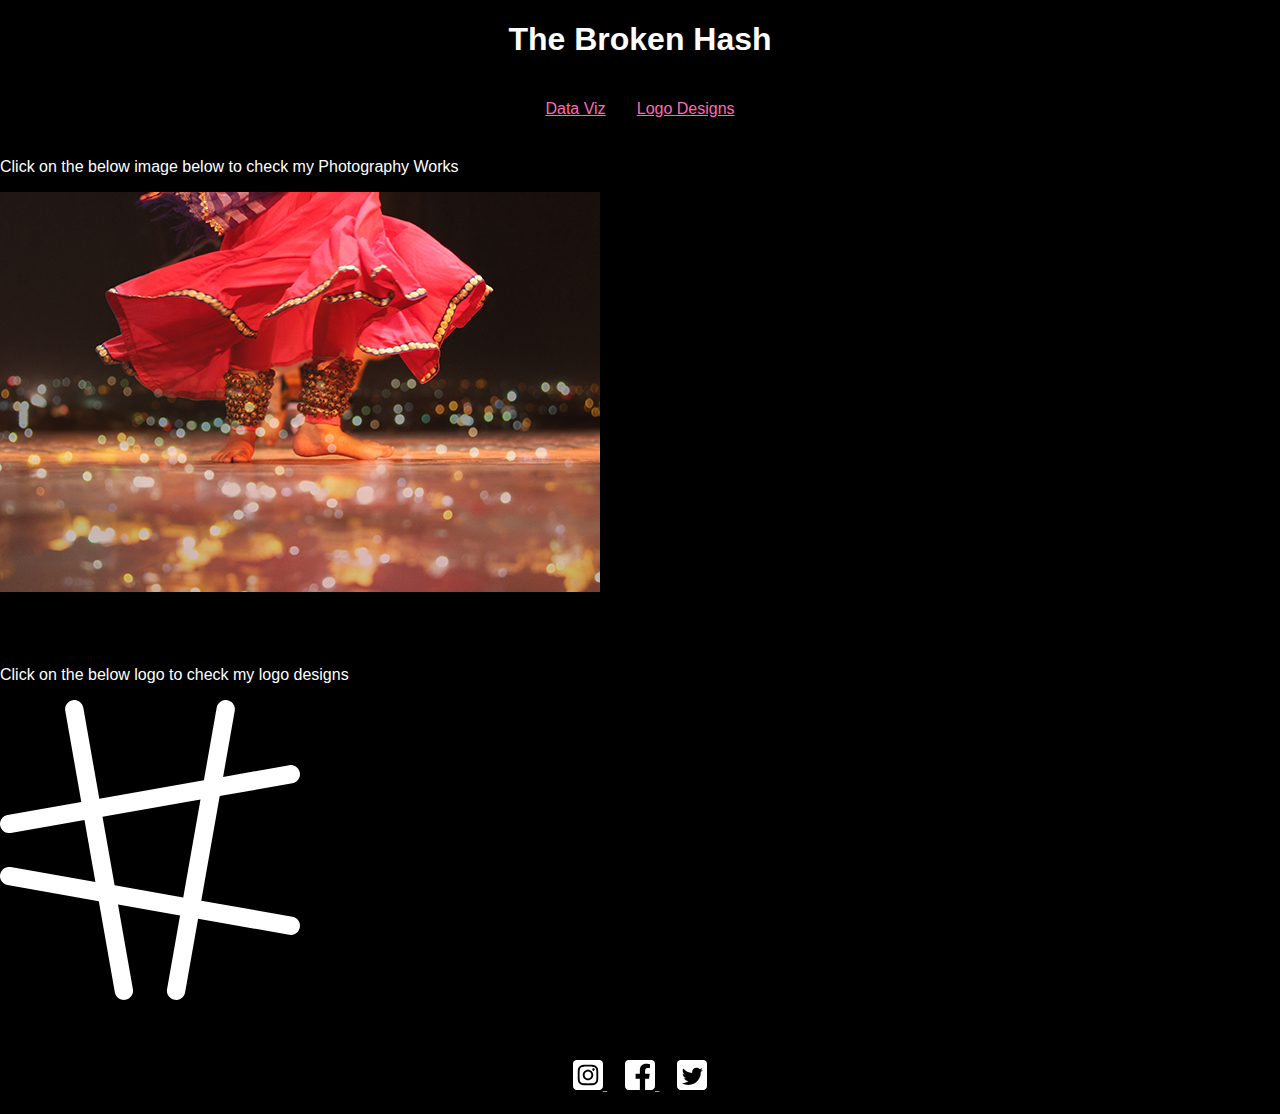
<file: index.html>
<!DOCTYPE html>
<html lang="en">
<head>
    <meta charset="UTF-8">
    <meta http-equiv="X-UA-Compatible" content="IE=edge">
    <meta name="viewport" content="width=device-width, initial-scale=1.0">
    <link rel="stylesheet" href="style.css">
    <title>Kirti Vardhan</title>
    
</head>

<body style="background-color: black;">
    
    <header>
        <h1> The Broken Hash </h1>
        <nav>
        <a href="DataViz Day 2.html">Data Viz</a>
        &nbsp &nbsp; &nbsp; &nbsp;
        <a href="Logo Designs">Logo Designs</a> 
        </nav>
    </header>

    <main>
        <p>Click on the below image below to check my Photography Works</p>
        <img src="Photos.jpg">
        <br><br>
        <br><br>
        <p>Click on the below logo to check my logo designs</p>
        <svg width="300" height="300" viewBox="0 0 504 504" fill="none" xmlns="http://www.w3.org/2000/svg">
            <g clip-path="url(#clip0_0:3)">
            <path d="M491.24 364.07L338.12 337.07L369.12 161.42L491.26 139.88C495.278 139.171 498.85 136.894 501.189 133.551C503.529 130.208 504.444 126.073 503.735 122.055C503.026 118.037 500.749 114.465 497.406 112.126C494.063 109.786 489.928 108.871 485.91 109.58L374.78 129.17L394.37 18.06C394.722 16.0703 394.679 14.0306 394.242 12.0577C393.806 10.0847 392.984 8.21726 391.825 6.56211C390.666 4.90696 389.192 3.49663 387.487 2.41181C385.782 1.32699 383.88 0.588981 381.89 0.240011C379.9 -0.111091 377.861 -0.0667633 375.889 0.370461C373.916 0.807685 372.049 1.62924 370.394 2.78819C368.74 3.94714 367.329 5.42077 366.244 7.1249C365.159 8.82904 364.42 10.7303 364.07 12.72L342.53 134.86L166.88 165.86L139.88 12.75C139.172 8.73198 136.897 5.15982 133.555 2.81937C130.213 0.478915 126.078 -0.438116 122.06 0.270012C118.042 0.97814 114.47 3.25342 112.129 6.59532C109.789 9.93722 108.872 14.072 109.58 18.09L136.58 171.2L12.72 193C10.7293 193.35 8.82706 194.089 7.12219 195.175C5.41732 196.261 3.9432 197.672 2.78412 199.328C1.62505 200.984 0.803762 202.852 0.367219 204.826C-0.0693247 206.799 -0.11256 208.84 0.239986 210.83C0.588956 212.82 1.32697 214.722 2.41178 216.427C3.4966 218.132 4.90694 219.606 6.56209 220.765C8.21723 221.924 10.0847 222.746 12.0577 223.182C14.0306 223.619 16.0703 223.662 18.06 223.31L141.92 201.47L160.3 305.72L18.06 280.64C16.0705 280.289 14.0314 280.334 12.0591 280.771C10.0868 281.209 8.22003 282.03 6.56529 283.189C4.91055 284.348 3.50027 285.822 2.41498 287.526C1.32968 289.229 0.590615 291.13 0.239986 293.12C-0.110644 295.11 -0.0659733 297.149 0.371446 299.121C0.808866 301.093 1.63047 302.96 2.78934 304.615C3.94822 306.269 5.42167 307.68 7.12557 308.765C8.82948 309.85 10.7305 310.589 12.72 310.94L166 338L193 491.27C193.71 495.287 195.986 498.857 199.327 501.195C202.669 503.534 206.803 504.449 210.82 503.74C212.81 503.391 214.712 502.653 216.417 501.568C218.122 500.483 219.596 499.073 220.755 497.418C221.914 495.763 222.736 493.895 223.172 491.922C223.609 489.949 223.652 487.91 223.3 485.92L198.23 343.65L302.48 362L280.64 485.89C280.289 487.88 280.333 489.919 280.77 491.891C281.206 493.864 282.027 495.731 283.186 497.386C284.344 499.041 285.817 500.452 287.521 501.538C289.225 502.624 291.125 503.364 293.115 503.715C295.105 504.066 297.144 504.022 299.116 503.585C301.089 503.149 302.956 502.328 304.611 501.169C307.954 498.83 310.231 495.258 310.94 491.24L332.78 367.38L485.89 394.38C487.88 394.732 489.919 394.689 491.892 394.252C493.865 393.816 495.733 392.994 497.388 391.835C499.043 390.676 500.453 389.202 501.538 387.497C502.623 385.792 503.361 383.89 503.71 381.9C504.063 379.91 504.02 377.871 503.584 375.898C503.148 373.925 502.328 372.057 501.169 370.401C500.011 368.745 498.538 367.334 496.835 366.248C495.131 365.161 493.23 364.421 491.24 364.07ZM192.55 311.4L172.22 196.13L336.85 167.13L307.85 331.76L192.55 311.4Z" fill=white>
            </g>
            <defs>
            <clipPath id="clip0_0:3">
            <rect width="503.95" height="503.95" fill="white"/>
            </clipPath>
            </defs>
            </svg>
                       
        
    </main>

    <footer>
        <br><br>
        <a href="http://http://www.instagram.com/kirti_vardhan">
        <img width="30" height="30" src="instagram.svg"> 
        </a>

        &nbsp &nbsp;

        <a href="https://www.facebook.com/Kirti7ardhanRathore">
        <img width="30" height="30" src="facebook.svg"> 
        </a>

        &nbsp &nbsp;

        <a href="https://twitter.com/Kirti7ardhan">
        <img width="30" height="30" src="twitter.svg"> 
        </a>
        
    </footer>



</body>
</html>
</file>
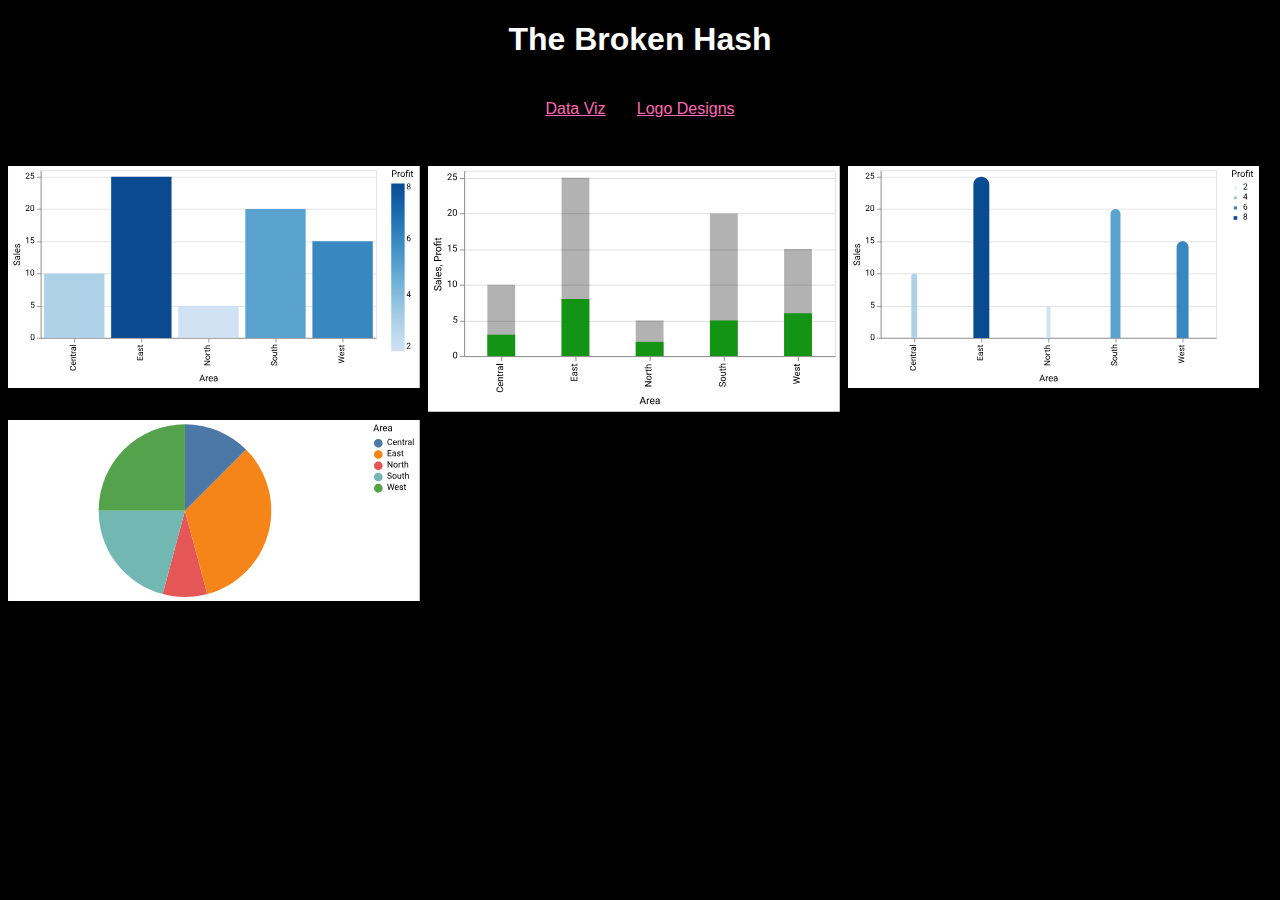
<file: DataViz Day 2.html>
<!DOCTYPE html>
<html lang="en">
<head>
    <meta charset="UTF-8">
    <meta http-equiv="X-UA-Compatible" content="IE=edge">
    <meta name="viewport" content="width=device-width, initial-scale=1.0">
    <title>Document</title>
    <link rel="stylesheet" href="style.css">
    <title>Kirti Vardhan</title>
</head>
<body style="background-color: black;">
    
    <header>
        <h1> The Broken Hash </h1>
        <nav>
        <a href="DataViz Day 2.html" class="active">Data Viz</a>
        &nbsp &nbsp; &nbsp; &nbsp;
        <a href="Logo Designs">Logo Designs</a> 
        </nav>
    </header>

    <div class="row">
        <div class="column"> 
            <svg viewBox="0 0 491 265" fill="none" xmlns="http://www.w3.org/2000/svg">
                <path d="M491 0H0V265H491V0Z" fill="white"/>
                <path d="M39.5 5.5H439.5V205.5H39.5V5.5Z" stroke="#DDDDDD" stroke-miterlimit="10"/>
                <path d="M39.5 205.5H439.5" stroke="#DDDDDD" stroke-miterlimit="10"/>
                <path d="M39.5 167.5H439.5" stroke="#DDDDDD" stroke-miterlimit="10"/>
                <path d="M39.5 128.5H439.5" stroke="#DDDDDD" stroke-miterlimit="10"/>
                <path d="M39.5 90.5H439.5" stroke="#DDDDDD" stroke-miterlimit="10"/>
                <path d="M39.5 51.5H439.5" stroke="#DDDDDD" stroke-miterlimit="10"/>
                <path d="M39.5 13.5H439.5" stroke="#DDDDDD" stroke-miterlimit="10"/>
                <path d="M79.5 205.5V210.5" stroke="#888888" stroke-miterlimit="10"/>
                <path d="M159.5 205.5V210.5" stroke="#888888" stroke-miterlimit="10"/>
                <path d="M239.5 205.5V210.5" stroke="#888888" stroke-miterlimit="10"/>
                <path d="M319.5 205.5V210.5" stroke="#888888" stroke-miterlimit="10"/>
                <path d="M399.5 205.5V210.5" stroke="#888888" stroke-miterlimit="10"/>
                <path d="M78.7441 238.445C79.4961 238.533 80.0771 238.812 80.4873 239.28C80.8942 239.746 81.0977 240.366 81.0977 241.141C81.0977 241.98 80.7965 242.654 80.1943 243.162C79.5921 243.667 78.7865 243.919 77.7773 243.919H77.0938C76.4329 243.919 75.8519 243.802 75.3506 243.567C74.8493 243.33 74.4652 242.994 74.1982 242.562C73.9281 242.129 73.793 241.627 73.793 241.058C73.793 240.302 74.0046 239.697 74.4277 239.241C74.8477 238.785 75.4303 238.52 76.1758 238.445V239.388C75.6094 239.469 75.1992 239.646 74.9453 239.92C74.6914 240.19 74.5645 240.569 74.5645 241.058C74.5645 241.657 74.7858 242.127 75.2285 242.469C75.6712 242.807 76.3011 242.977 77.1182 242.977H77.8066C78.5781 242.977 79.1917 242.815 79.6475 242.493C80.1032 242.171 80.3311 241.72 80.3311 241.141C80.3311 240.62 80.2139 240.221 79.9795 239.944C79.7419 239.664 79.3301 239.479 78.7441 239.388V238.445ZM81.0977 235.11C81.0977 235.826 80.8633 236.409 80.3945 236.858C79.9225 237.308 79.2926 237.532 78.5049 237.532H78.3389C77.8148 237.532 77.3477 237.433 76.9375 237.234C76.5241 237.033 76.2018 236.753 75.9707 236.395C75.7363 236.033 75.6191 235.643 75.6191 235.223C75.6191 234.536 75.8454 234.002 76.2979 233.621C76.7503 233.24 77.3981 233.05 78.2412 233.05H78.6172V236.629C79.138 236.616 79.5596 236.465 79.8818 236.175C80.2008 235.882 80.3604 235.511 80.3604 235.062C80.3604 234.743 80.2952 234.472 80.165 234.251C80.0348 234.03 79.8623 233.836 79.6475 233.67L80.0771 233.118C80.7575 233.561 81.0977 234.225 81.0977 235.11ZM76.3613 235.223C76.3613 235.587 76.4948 235.893 76.7617 236.141C77.0254 236.388 77.3965 236.541 77.875 236.6V233.953H77.8066C77.3477 233.979 76.9928 234.103 76.7422 234.324C76.4883 234.546 76.3613 234.845 76.3613 235.223ZM75.7168 231.146L76.3809 231.116C75.873 230.713 75.6191 230.185 75.6191 229.534C75.6191 228.418 76.249 227.854 77.5088 227.845H81V228.748H77.5039C77.123 228.751 76.8415 228.839 76.6592 229.012C76.4769 229.181 76.3857 229.446 76.3857 229.808C76.3857 230.101 76.4639 230.358 76.6201 230.579C76.7764 230.8 76.9814 230.973 77.2354 231.097H81V232H75.7168V231.146ZM74.4375 225.257H75.7168V224.271H76.415V225.257H79.6914C79.903 225.257 80.0625 225.213 80.1699 225.125C80.2741 225.037 80.3262 224.887 80.3262 224.676C80.3262 224.572 80.3066 224.428 80.2676 224.246H81C81.0651 224.484 81.0977 224.715 81.0977 224.939C81.0977 225.343 80.9756 225.647 80.7314 225.853C80.4873 226.058 80.1406 226.16 79.6914 226.16H76.415V227.122H75.7168V226.16H74.4375V225.257ZM76.5273 220.657C76.5046 220.794 76.4932 220.942 76.4932 221.102C76.4932 221.694 76.7454 222.096 77.25 222.308H81V223.211H75.7168V222.332L76.3271 222.317C75.8551 222.021 75.6191 221.601 75.6191 221.058C75.6191 220.882 75.6419 220.748 75.6875 220.657H76.5273ZM81 216.756C80.8958 216.808 80.7103 216.85 80.4434 216.883C80.8796 217.303 81.0977 217.804 81.0977 218.387C81.0977 218.908 80.9512 219.336 80.6582 219.671C80.362 220.003 79.9876 220.169 79.5352 220.169C78.985 220.169 78.5586 219.961 78.2559 219.544C77.9499 219.124 77.7969 218.535 77.7969 217.776V216.897H77.3818C77.0661 216.897 76.8154 216.992 76.6299 217.181C76.4411 217.369 76.3467 217.648 76.3467 218.016C76.3467 218.338 76.4281 218.608 76.5908 218.826C76.7536 219.044 76.9505 219.153 77.1816 219.153V220.062C76.918 220.062 76.6641 219.969 76.4199 219.783C76.1725 219.594 75.9772 219.34 75.834 219.021C75.6908 218.699 75.6191 218.346 75.6191 217.962C75.6191 217.353 75.7721 216.876 76.0781 216.531C76.3809 216.186 76.7992 216.007 77.333 215.994H79.7646C80.2497 215.994 80.6354 215.932 80.9219 215.809H81V216.756ZM80.3115 218.255C80.3115 217.972 80.2383 217.703 80.0918 217.449C79.9453 217.195 79.7549 217.011 79.5205 216.897H78.4365V217.605C78.4365 218.712 78.7604 219.266 79.4082 219.266C79.6914 219.266 79.9128 219.171 80.0723 218.982C80.2318 218.794 80.3115 218.551 80.3115 218.255ZM81 213.597V214.5H73.5V213.597H81Z" fill="black"/>
                <path d="M157.714 227.656V230.737H160.233V227.158H161V231.675H153.891V227.207H154.662V230.737H156.947V227.656H157.714ZM161 222.871C160.896 222.923 160.71 222.965 160.443 222.998C160.88 223.418 161.098 223.919 161.098 224.502C161.098 225.023 160.951 225.451 160.658 225.786C160.362 226.118 159.988 226.284 159.535 226.284C158.985 226.284 158.559 226.076 158.256 225.659C157.95 225.239 157.797 224.65 157.797 223.892V223.013H157.382C157.066 223.013 156.815 223.107 156.63 223.296C156.441 223.485 156.347 223.763 156.347 224.131C156.347 224.453 156.428 224.723 156.591 224.941C156.754 225.16 156.951 225.269 157.182 225.269V226.177C156.918 226.177 156.664 226.084 156.42 225.898C156.173 225.71 155.977 225.456 155.834 225.137C155.691 224.814 155.619 224.461 155.619 224.077C155.619 223.468 155.772 222.992 156.078 222.646C156.381 222.301 156.799 222.122 157.333 222.109H159.765C160.25 222.109 160.635 222.048 160.922 221.924H161V222.871ZM160.312 224.37C160.312 224.087 160.238 223.818 160.092 223.564C159.945 223.311 159.755 223.127 159.521 223.013H158.437V223.721C158.437 224.827 158.76 225.381 159.408 225.381C159.691 225.381 159.913 225.286 160.072 225.098C160.232 224.909 160.312 224.666 160.312 224.37ZM159.599 217.617C159.354 217.617 159.166 217.71 159.032 217.896C158.896 218.078 158.778 218.398 158.681 218.857C158.583 219.313 158.466 219.676 158.329 219.946C158.192 220.213 158.03 220.412 157.841 220.542C157.652 220.669 157.427 220.732 157.167 220.732C156.734 220.732 156.368 220.55 156.068 220.186C155.769 219.818 155.619 219.349 155.619 218.779C155.619 218.18 155.774 217.695 156.083 217.324C156.392 216.95 156.788 216.763 157.27 216.763V217.671C157.022 217.671 156.809 217.777 156.63 217.988C156.451 218.197 156.361 218.46 156.361 218.779C156.361 219.108 156.433 219.365 156.576 219.551C156.719 219.736 156.907 219.829 157.138 219.829C157.356 219.829 157.52 219.743 157.631 219.57C157.742 219.398 157.847 219.087 157.948 218.638C158.049 218.185 158.17 217.819 158.31 217.539C158.45 217.259 158.619 217.052 158.817 216.919C159.013 216.782 159.252 216.714 159.535 216.714C160.007 216.714 160.386 216.903 160.673 217.28C160.956 217.658 161.098 218.148 161.098 218.75C161.098 219.173 161.023 219.548 160.873 219.873C160.723 220.199 160.515 220.454 160.248 220.64C159.978 220.822 159.687 220.913 159.374 220.913V220.01C159.677 219.993 159.918 219.873 160.097 219.648C160.272 219.421 160.36 219.121 160.36 218.75C160.36 218.408 160.292 218.135 160.155 217.93C160.015 217.721 159.83 217.617 159.599 217.617ZM154.438 214.312H155.717V213.325H156.415V214.312H159.691C159.903 214.312 160.062 214.268 160.17 214.18C160.274 214.092 160.326 213.942 160.326 213.73C160.326 213.626 160.307 213.483 160.268 213.301H161C161.065 213.538 161.098 213.77 161.098 213.994C161.098 214.398 160.976 214.702 160.731 214.907C160.487 215.112 160.141 215.215 159.691 215.215H156.415V216.177H155.717V215.215H154.438V214.312Z" fill="black"/>
                <path d="M241 232.211V233.153L235.521 236.732H241V237.675H233.891V236.732L239.394 233.144H233.891V232.211H241ZM238.31 230.927C237.792 230.927 237.326 230.826 236.913 230.624C236.5 230.419 236.181 230.136 235.956 229.774C235.731 229.41 235.619 228.995 235.619 228.529C235.619 227.81 235.868 227.229 236.366 226.786C236.864 226.34 237.527 226.117 238.354 226.117H238.417C238.931 226.117 239.394 226.216 239.804 226.415C240.211 226.61 240.528 226.892 240.756 227.26C240.984 227.624 241.098 228.044 241.098 228.52C241.098 229.236 240.849 229.817 240.351 230.263C239.853 230.705 239.193 230.927 238.373 230.927H238.31ZM238.417 230.019C239.003 230.019 239.473 229.883 239.828 229.613C240.183 229.34 240.36 228.975 240.36 228.52C240.36 228.061 240.181 227.696 239.823 227.426C239.462 227.156 238.957 227.021 238.31 227.021C237.73 227.021 237.261 227.159 236.903 227.436C236.542 227.709 236.361 228.074 236.361 228.529C236.361 228.975 236.539 229.335 236.894 229.608C237.248 229.882 237.756 230.019 238.417 230.019ZM236.527 222.431C236.505 222.567 236.493 222.715 236.493 222.875C236.493 223.467 236.745 223.869 237.25 224.081H241V224.984H235.717V224.105L236.327 224.091C235.855 223.795 235.619 223.375 235.619 222.831C235.619 222.655 235.642 222.522 235.688 222.431H236.527ZM234.438 220.126H235.717V219.14H236.415V220.126H239.691C239.903 220.126 240.062 220.082 240.17 219.994C240.274 219.906 240.326 219.757 240.326 219.545C240.326 219.441 240.307 219.298 240.268 219.115H241C241.065 219.353 241.098 219.584 241.098 219.809C241.098 220.212 240.976 220.517 240.731 220.722C240.487 220.927 240.141 221.029 239.691 221.029H236.415V221.991H235.717V221.029H234.438V220.126ZM236.356 217.177C235.865 216.776 235.619 216.256 235.619 215.614C235.619 214.498 236.249 213.935 237.509 213.925H241V214.828H237.504C237.123 214.831 236.841 214.919 236.659 215.092C236.477 215.261 236.386 215.526 236.386 215.888C236.386 216.181 236.464 216.438 236.62 216.659C236.776 216.881 236.981 217.053 237.235 217.177H241V218.08H233.5V217.177H236.356Z" fill="black"/>
                <path d="M317.831 235.58C317.6 236.384 317.317 236.97 316.981 237.338C316.643 237.702 316.226 237.885 315.731 237.885C315.172 237.885 314.709 237.662 314.345 237.216C313.977 236.767 313.793 236.184 313.793 235.468C313.793 234.979 313.887 234.545 314.076 234.164C314.265 233.78 314.525 233.484 314.857 233.275C315.189 233.064 315.552 232.958 315.946 232.958V233.9C315.517 233.9 315.18 234.037 314.936 234.311C314.688 234.584 314.564 234.97 314.564 235.468C314.564 235.93 314.667 236.291 314.872 236.552C315.074 236.809 315.355 236.938 315.717 236.938C316.007 236.938 316.252 236.815 316.454 236.571C316.653 236.324 316.835 235.906 317.001 235.316C317.167 234.724 317.351 234.262 317.553 233.93C317.751 233.594 317.984 233.347 318.251 233.188C318.518 233.025 318.832 232.943 319.193 232.943C319.77 232.943 320.232 233.168 320.58 233.617C320.925 234.066 321.098 234.667 321.098 235.419C321.098 235.907 321.005 236.363 320.819 236.786C320.631 237.209 320.373 237.536 320.048 237.768C319.722 237.995 319.353 238.109 318.939 238.109V237.167C319.369 237.167 319.709 237.009 319.96 236.693C320.207 236.374 320.331 235.95 320.331 235.419C320.331 234.924 320.23 234.545 320.028 234.281C319.826 234.018 319.551 233.886 319.203 233.886C318.855 233.886 318.586 234.008 318.397 234.252C318.205 234.496 318.017 234.939 317.831 235.58ZM318.31 232.118C317.792 232.118 317.326 232.017 316.913 231.815C316.5 231.61 316.181 231.327 315.956 230.966C315.731 230.601 315.619 230.186 315.619 229.721C315.619 229.001 315.868 228.42 316.366 227.978C316.864 227.532 317.527 227.309 318.354 227.309H318.417C318.931 227.309 319.394 227.408 319.804 227.606C320.211 227.802 320.528 228.083 320.756 228.451C320.984 228.816 321.098 229.236 321.098 229.711C321.098 230.427 320.849 231.008 320.351 231.454C319.853 231.897 319.193 232.118 318.373 232.118H318.31ZM318.417 231.21C319.003 231.21 319.473 231.075 319.828 230.805C320.183 230.531 320.36 230.167 320.36 229.711C320.36 229.252 320.181 228.887 319.823 228.617C319.462 228.347 318.957 228.212 318.31 228.212C317.73 228.212 317.261 228.35 316.903 228.627C316.542 228.9 316.361 229.265 316.361 229.721C316.361 230.167 316.539 230.526 316.894 230.8C317.248 231.073 317.756 231.21 318.417 231.21ZM320.478 222.914C320.891 223.266 321.098 223.782 321.098 224.462C321.098 225.025 320.935 225.455 320.609 225.751C320.281 226.044 319.796 226.192 319.154 226.195H315.717V225.292H319.13C319.931 225.292 320.331 224.966 320.331 224.315C320.331 223.625 320.074 223.166 319.56 222.938H315.717V222.035H321V222.895L320.478 222.914ZM314.438 219.433H315.717V218.446H316.415V219.433H319.691C319.903 219.433 320.062 219.389 320.17 219.301C320.274 219.213 320.326 219.063 320.326 218.852C320.326 218.747 320.307 218.604 320.268 218.422H321C321.065 218.66 321.098 218.891 321.098 219.115C321.098 219.519 320.976 219.823 320.731 220.028C320.487 220.233 320.141 220.336 319.691 220.336H316.415V221.298H315.717V220.336H314.438V219.433ZM316.356 216.483C315.865 216.083 315.619 215.562 315.619 214.921C315.619 213.804 316.249 213.241 317.509 213.231H321V214.135H317.504C317.123 214.138 316.841 214.226 316.659 214.398C316.477 214.568 316.386 214.833 316.386 215.194C316.386 215.487 316.464 215.744 316.62 215.966C316.776 216.187 316.981 216.36 317.235 216.483H321V217.387H313.5V216.483H316.356Z" fill="black"/>
                <path d="M398.759 233.142L399.696 233.005L398.852 232.805L393.891 231.398V230.607L398.852 229.235L399.711 229.04L398.754 228.889L393.891 227.785V226.843L401 228.566V229.421L395.819 230.886L395.277 230.998L395.819 231.11L401 232.629V233.483L393.891 235.202V234.265L398.759 233.142ZM401.098 223.903C401.098 224.619 400.863 225.202 400.395 225.651C399.923 226.101 399.293 226.325 398.505 226.325H398.339C397.815 226.325 397.348 226.226 396.938 226.027C396.524 225.826 396.202 225.546 395.971 225.188C395.736 224.826 395.619 224.436 395.619 224.016C395.619 223.329 395.845 222.795 396.298 222.414C396.75 222.033 397.398 221.843 398.241 221.843H398.617V225.422C399.138 225.409 399.56 225.257 399.882 224.968C400.201 224.675 400.36 224.304 400.36 223.854C400.36 223.535 400.295 223.265 400.165 223.044C400.035 222.823 399.862 222.629 399.647 222.463L400.077 221.911C400.757 222.354 401.098 223.018 401.098 223.903ZM396.361 224.016C396.361 224.38 396.495 224.686 396.762 224.934C397.025 225.181 397.396 225.334 397.875 225.393V222.746H397.807C397.348 222.772 396.993 222.896 396.742 223.117C396.488 223.339 396.361 223.638 396.361 224.016ZM399.599 217.717C399.354 217.717 399.166 217.81 399.032 217.995C398.896 218.177 398.778 218.498 398.681 218.957C398.583 219.413 398.466 219.776 398.329 220.046C398.192 220.313 398.03 220.511 397.841 220.642C397.652 220.769 397.427 220.832 397.167 220.832C396.734 220.832 396.368 220.65 396.068 220.285C395.769 219.917 395.619 219.449 395.619 218.879C395.619 218.28 395.774 217.795 396.083 217.424C396.392 217.049 396.788 216.862 397.27 216.862V217.771C397.022 217.771 396.809 217.876 396.63 218.088C396.451 218.296 396.361 218.56 396.361 218.879C396.361 219.208 396.433 219.465 396.576 219.65C396.719 219.836 396.907 219.929 397.138 219.929C397.356 219.929 397.52 219.842 397.631 219.67C397.742 219.497 397.847 219.187 397.948 218.737C398.049 218.285 398.17 217.919 398.31 217.639C398.45 217.359 398.619 217.152 398.817 217.019C399.013 216.882 399.252 216.813 399.535 216.813C400.007 216.813 400.386 217.002 400.673 217.38C400.956 217.757 401.098 218.247 401.098 218.85C401.098 219.273 401.023 219.647 400.873 219.973C400.723 220.298 400.515 220.554 400.248 220.739C399.978 220.922 399.687 221.013 399.374 221.013V220.109C399.677 220.093 399.918 219.973 400.097 219.748C400.272 219.52 400.36 219.221 400.36 218.85C400.36 218.508 400.292 218.234 400.155 218.029C400.015 217.821 399.83 217.717 399.599 217.717ZM394.438 214.411H395.717V213.425H396.415V214.411H399.691C399.903 214.411 400.062 214.367 400.17 214.279C400.274 214.191 400.326 214.042 400.326 213.83C400.326 213.726 400.307 213.583 400.268 213.4H401C401.065 213.638 401.098 213.869 401.098 214.094C401.098 214.497 400.976 214.802 400.731 215.007C400.487 215.212 400.141 215.314 399.691 215.314H396.415V216.276H395.717V215.314H394.438V214.411Z" fill="black"/>
                <path d="M39.5 205.5H439.5" stroke="#888888" stroke-miterlimit="10"/>
                <path d="M233.226 254.695H229.95L229.214 256.736H228.15L231.137 248.916H232.039L235.031 256.736H233.973L233.226 254.695ZM230.261 253.847H232.92L231.588 250.189L230.261 253.847ZM238.737 251.816C238.586 251.791 238.424 251.779 238.248 251.779C237.596 251.779 237.154 252.056 236.921 252.611V256.736H235.928V250.925H236.895L236.911 251.596C237.236 251.077 237.698 250.817 238.296 250.817C238.49 250.817 238.637 250.842 238.737 250.893V251.816ZM241.959 256.844C241.172 256.844 240.531 256.586 240.037 256.07C239.542 255.551 239.295 254.858 239.295 253.992V253.809C239.295 253.233 239.405 252.719 239.623 252.268C239.845 251.813 240.153 251.458 240.547 251.204C240.944 250.946 241.374 250.817 241.836 250.817C242.591 250.817 243.179 251.066 243.598 251.564C244.017 252.062 244.226 252.774 244.226 253.702V254.115H240.289C240.303 254.688 240.47 255.152 240.789 255.506C241.111 255.857 241.519 256.033 242.013 256.033C242.364 256.033 242.661 255.961 242.905 255.818C243.148 255.675 243.361 255.485 243.544 255.249L244.151 255.721C243.664 256.47 242.933 256.844 241.959 256.844ZM241.836 251.634C241.435 251.634 241.098 251.781 240.826 252.074C240.554 252.364 240.386 252.772 240.321 253.299H243.232V253.224C243.204 252.719 243.068 252.328 242.824 252.053C242.581 251.773 242.251 251.634 241.836 251.634ZM248.969 256.736C248.911 256.622 248.865 256.418 248.829 256.124C248.367 256.604 247.816 256.844 247.175 256.844C246.602 256.844 246.131 256.683 245.762 256.36C245.397 256.035 245.214 255.623 245.214 255.125C245.214 254.52 245.444 254.051 245.902 253.718C246.364 253.381 247.012 253.213 247.846 253.213H248.813V252.756C248.813 252.409 248.709 252.133 248.501 251.929C248.294 251.722 247.988 251.618 247.583 251.618C247.229 251.618 246.931 251.707 246.691 251.886C246.451 252.065 246.332 252.282 246.332 252.536H245.333C245.333 252.246 245.435 251.967 245.639 251.698C245.846 251.426 246.126 251.211 246.477 251.054C246.831 250.896 247.22 250.817 247.642 250.817C248.312 250.817 248.836 250.986 249.216 251.322C249.595 251.655 249.792 252.115 249.807 252.703V255.377C249.807 255.911 249.875 256.335 250.011 256.65V256.736H248.969ZM247.32 255.979C247.631 255.979 247.927 255.898 248.206 255.737C248.485 255.576 248.688 255.367 248.813 255.109V253.917H248.034C246.817 253.917 246.208 254.273 246.208 254.985C246.208 255.297 246.312 255.54 246.52 255.716C246.727 255.891 246.994 255.979 247.32 255.979Z" fill="black"/>
                <path d="M39.5 205.5H34.5" stroke="#888888" stroke-miterlimit="10"/>
                <path d="M39.5 167.5H34.5" stroke="#888888" stroke-miterlimit="10"/>
                <path d="M39.5 128.5H34.5" stroke="#888888" stroke-miterlimit="10"/>
                <path d="M39.5 90.5H34.5" stroke="#888888" stroke-miterlimit="10"/>
                <path d="M39.5 51.5H34.5" stroke="#888888" stroke-miterlimit="10"/>
                <path d="M39.5 13.5H34.5" stroke="#888888" stroke-miterlimit="10"/>
                <path d="M31.5488 204.468C31.5488 205.526 31.3682 206.312 31.0068 206.826C30.6455 207.34 30.0807 207.598 29.3125 207.598C28.554 207.598 27.9925 207.347 27.6279 206.846C27.2633 206.341 27.0745 205.589 27.0615 204.59V203.384C27.0615 202.339 27.2422 201.562 27.6035 201.055C27.9648 200.547 28.5312 200.293 29.3027 200.293C30.0677 200.293 30.6309 200.539 30.9922 201.03C31.3535 201.519 31.5391 202.274 31.5488 203.296V204.468ZM30.6455 203.232C30.6455 202.467 30.5381 201.911 30.3232 201.562C30.1084 201.211 29.7682 201.035 29.3027 201.035C28.8405 201.035 28.5036 201.209 28.292 201.558C28.0804 201.906 27.9714 202.441 27.9648 203.164V204.609C27.9648 205.378 28.0755 205.946 28.2969 206.313C28.5215 206.678 28.86 206.86 29.3125 206.86C29.7585 206.86 30.0889 206.688 30.3037 206.343C30.5218 205.998 30.6357 205.454 30.6455 204.712V203.232Z" fill="black"/>
                <path d="M27.5059 165.474L27.8672 161.929H31.5098V162.764H28.6338L28.4189 164.703C28.7673 164.497 29.1628 164.395 29.6055 164.395C30.2533 164.395 30.7676 164.61 31.1484 165.039C31.5293 165.466 31.7197 166.044 31.7197 166.773C31.7197 167.505 31.5212 168.083 31.124 168.506C30.7301 168.926 30.1784 169.136 29.4688 169.136C28.8405 169.136 28.3278 168.962 27.9307 168.614C27.5335 168.265 27.3073 167.784 27.252 167.168H28.1064C28.1618 167.575 28.3066 167.883 28.541 168.091C28.7754 168.296 29.0846 168.399 29.4688 168.399C29.8887 168.399 30.2174 168.256 30.4551 167.969C30.696 167.683 30.8164 167.287 30.8164 166.783C30.8164 166.307 30.6862 165.926 30.4258 165.64C30.1686 165.35 29.8252 165.205 29.3955 165.205C29.0016 165.205 28.6924 165.292 28.4678 165.464L28.2285 165.66L27.5059 165.474Z" fill="black"/>
                <path d="M24.0596 130.577H23.1514V124.556L21.3301 125.225V124.405L23.918 123.433H24.0596V130.577ZM31.1641 127.545C31.1641 128.603 30.9834 129.389 30.6221 129.903C30.2607 130.417 29.696 130.675 28.9277 130.675C28.1693 130.675 27.6077 130.424 27.2432 129.923C26.8786 129.418 26.6898 128.666 26.6768 127.667V126.461C26.6768 125.416 26.8574 124.639 27.2188 124.132C27.5801 123.624 28.1465 123.37 28.918 123.37C29.6829 123.37 30.2461 123.616 30.6074 124.107C30.9688 124.595 31.1543 125.351 31.1641 126.373V127.545ZM30.2607 126.309C30.2607 125.544 30.1533 124.988 29.9385 124.639C29.7236 124.288 29.3835 124.112 28.918 124.112C28.4557 124.112 28.1188 124.286 27.9072 124.635C27.6956 124.983 27.5866 125.518 27.5801 126.241V127.686C27.5801 128.455 27.6908 129.023 27.9121 129.39C28.1367 129.755 28.4753 129.937 28.9277 129.937C29.3737 129.937 29.7041 129.765 29.9189 129.42C30.137 129.075 30.251 128.531 30.2607 127.789V126.309Z" fill="black"/>
                <path d="M24.0596 92.1154H23.1514V86.0949L21.3301 86.7638V85.9435L23.918 84.9718H24.0596V92.1154ZM27.1211 88.5509L27.4824 85.006H31.125V85.841H28.249L28.0342 87.7794C28.3825 87.5744 28.778 87.4718 29.2207 87.4718C29.8685 87.4718 30.3828 87.6867 30.7637 88.1164C31.1445 88.5428 31.335 89.1206 31.335 89.8498C31.335 90.5822 31.1364 91.16 30.7393 91.5832C30.3454 92.0031 29.7936 92.213 29.084 92.213C28.4557 92.213 27.943 92.0389 27.5459 91.6906C27.1488 91.3423 26.9225 90.8605 26.8672 90.2453H27.7217C27.777 90.6522 27.9219 90.9598 28.1562 91.1681C28.3906 91.3732 28.6999 91.4757 29.084 91.4757C29.5039 91.4757 29.8327 91.3325 30.0703 91.0461C30.3112 90.7596 30.4316 90.3641 30.4316 89.8595C30.4316 89.3843 30.3014 89.0034 30.041 88.7169C29.7839 88.4272 29.4404 88.2824 29.0107 88.2824C28.6169 88.2824 28.3076 88.3686 28.083 88.5412L27.8438 88.7365L27.1211 88.5509Z" fill="black"/>
                <path d="M25.749 53.6538H21.0908V53.0044L23.5518 50.2701C23.9163 49.8566 24.167 49.5214 24.3037 49.2642C24.4437 49.0038 24.5137 48.7352 24.5137 48.4585C24.5137 48.0874 24.4014 47.7831 24.1768 47.5454C23.9521 47.3078 23.6527 47.189 23.2783 47.189C22.8291 47.189 22.4792 47.3176 22.2285 47.5747C21.9811 47.8287 21.8574 48.1835 21.8574 48.6392H20.9541C20.9541 47.9849 21.1641 47.4559 21.584 47.0523C22.0072 46.6486 22.5719 46.4468 23.2783 46.4468C23.9391 46.4468 24.4616 46.621 24.8457 46.9693C25.2298 47.3143 25.4219 47.7749 25.4219 48.3511C25.4219 49.051 24.9759 49.8843 24.084 50.8511L22.1797 52.9165H25.749V53.6538ZM31.1641 50.6216C31.1641 51.6796 30.9834 52.4657 30.6221 52.98C30.2607 53.4943 29.696 53.7515 28.9277 53.7515C28.1693 53.7515 27.6077 53.5009 27.2432 52.9995C26.8786 52.495 26.6898 51.743 26.6768 50.7437V49.5376C26.6768 48.4927 26.8574 47.7163 27.2188 47.2085C27.5801 46.7007 28.1465 46.4468 28.918 46.4468C29.6829 46.4468 30.2461 46.6926 30.6074 47.1841C30.9688 47.6724 31.1543 48.4276 31.1641 49.4497V50.6216ZM30.2607 49.3863C30.2607 48.6213 30.1533 48.0647 29.9385 47.7163C29.7236 47.3648 29.3835 47.189 28.918 47.189C28.4557 47.189 28.1188 47.3632 27.9072 47.7115C27.6956 48.0598 27.5866 48.5953 27.5801 49.3179V50.7632C27.5801 51.5315 27.6908 52.0995 27.9121 52.4673C28.1367 52.8319 28.4753 53.0142 28.9277 53.0142C29.3737 53.0142 29.7041 52.8417 29.9189 52.4966C30.137 52.1516 30.251 51.6079 30.2607 50.8658V49.3863Z" fill="black"/>
                <path d="M25.749 15.1923H21.0908V14.5429L23.5518 11.8085C23.9163 11.3951 24.167 11.0598 24.3037 10.8027C24.4437 10.5422 24.5137 10.2737 24.5137 9.99699C24.5137 9.6259 24.4014 9.32154 24.1768 9.08391C23.9521 8.84628 23.6527 8.72746 23.2783 8.72746C22.8291 8.72746 22.4792 8.85604 22.2285 9.1132C21.9811 9.36711 21.8574 9.72193 21.8574 10.1777H20.9541C20.9541 9.52336 21.1641 8.99439 21.584 8.59074C22.0072 8.1871 22.5719 7.98528 23.2783 7.98528C23.9391 7.98528 24.4616 8.15943 24.8457 8.50774C25.2298 8.85279 25.4219 9.3134 25.4219 9.88957C25.4219 10.5894 24.9759 11.4228 24.084 12.3896L22.1797 14.455H25.749V15.1923ZM27.1211 11.6279L27.4824 8.08293H31.125V8.91789H28.249L28.0342 10.8564C28.3825 10.6513 28.778 10.5488 29.2207 10.5488C29.8685 10.5488 30.3828 10.7636 30.7637 11.1933C31.1445 11.6197 31.335 12.1975 31.335 12.9267C31.335 13.6591 31.1364 14.2369 30.7393 14.6601C30.3454 15.08 29.7936 15.29 29.084 15.29C28.4557 15.29 27.943 15.1158 27.5459 14.7675C27.1488 14.4192 26.9225 13.9374 26.8672 13.3222H27.7217C27.777 13.7291 27.9219 14.0367 28.1562 14.245C28.3906 14.4501 28.6999 14.5527 29.084 14.5527C29.5039 14.5527 29.8327 14.4094 30.0703 14.123C30.3112 13.8365 30.4316 13.441 30.4316 12.9364C30.4316 12.4612 30.3014 12.0803 30.041 11.7939C29.7839 11.5042 29.4404 11.3593 29.0107 11.3593C28.6169 11.3593 28.3076 11.4456 28.083 11.6181L27.8438 11.8134L27.1211 11.6279Z" fill="black"/>
                <path d="M39.5 205.5V5.5" stroke="#888888" stroke-miterlimit="10"/>
                <path d="M10.8911 115.788C10.6369 116.673 10.3254 117.317 9.95654 117.722C9.58415 118.123 9.12581 118.323 8.58154 118.323C7.96566 118.323 7.45719 118.078 7.05615 117.587C6.65153 117.093 6.44922 116.452 6.44922 115.665C6.44922 115.127 6.55306 114.649 6.76074 114.23C6.96842 113.808 7.25488 113.482 7.62012 113.253C7.98535 113.02 8.3846 112.904 8.81787 112.904V113.94C8.34521 113.94 7.97461 114.091 7.70605 114.392C7.43392 114.692 7.29785 115.117 7.29785 115.665C7.29785 116.173 7.41064 116.57 7.63623 116.857C7.85824 117.14 8.16797 117.281 8.56543 117.281C8.88411 117.281 9.15446 117.147 9.37646 116.878C9.59489 116.606 9.79541 116.146 9.97803 115.498C10.1606 114.846 10.363 114.338 10.585 113.973C10.8034 113.604 11.0594 113.332 11.353 113.156C11.6466 112.977 11.9922 112.888 12.3896 112.888C13.0234 112.888 13.5319 113.135 13.915 113.629C14.2946 114.123 14.4844 114.784 14.4844 115.611C14.4844 116.148 14.3823 116.649 14.1782 117.115C13.9705 117.58 13.6877 117.94 13.3296 118.194C12.9715 118.445 12.5651 118.57 12.1104 118.57V117.534C12.583 117.534 12.9572 117.36 13.2329 117.013C13.505 116.662 13.6411 116.194 13.6411 115.611C13.6411 115.067 13.5301 114.649 13.3081 114.359C13.0861 114.069 12.7835 113.924 12.4004 113.924C12.0173 113.924 11.7218 114.059 11.5142 114.327C11.3029 114.596 11.0952 115.083 10.8911 115.788ZM14.377 108.129C14.2624 108.186 14.0583 108.233 13.7646 108.269C14.2445 108.73 14.4844 109.282 14.4844 109.923C14.4844 110.496 14.3232 110.967 14.001 111.335C13.6751 111.701 13.2633 111.883 12.7656 111.883C12.1605 111.883 11.6914 111.654 11.3584 111.196C11.0218 110.734 10.8535 110.086 10.8535 109.251V108.285H10.397C10.0496 108.285 9.77393 108.389 9.56982 108.596C9.36214 108.804 9.2583 109.11 9.2583 109.515C9.2583 109.869 9.34782 110.166 9.52686 110.406C9.70589 110.646 9.92253 110.766 10.1768 110.766V111.765C9.88672 111.765 9.60742 111.663 9.33887 111.459C9.06673 111.251 8.85189 110.972 8.69434 110.621C8.53678 110.267 8.45801 109.878 8.45801 109.456C8.45801 108.786 8.6263 108.261 8.96289 107.882C9.2959 107.502 9.75602 107.305 10.3433 107.291H13.0181C13.5516 107.291 13.9759 107.223 14.291 107.087H14.377V108.129ZM13.6196 109.778C13.6196 109.466 13.5391 109.171 13.3779 108.892C13.2168 108.612 13.0073 108.41 12.7495 108.285H11.5571V109.063C11.5571 110.281 11.9134 110.89 12.626 110.89C12.9375 110.89 13.181 110.786 13.3564 110.578C13.5319 110.37 13.6196 110.104 13.6196 109.778ZM14.377 104.654V105.647H6.12695V104.654H14.377ZM14.4844 100.647C14.4844 101.435 14.2266 102.076 13.7109 102.57C13.1917 103.064 12.4989 103.311 11.6323 103.311H11.4497C10.8732 103.311 10.3594 103.202 9.9082 102.983C9.45345 102.761 9.09896 102.453 8.84473 102.06C8.58691 101.662 8.45801 101.232 8.45801 100.771C8.45801 100.015 8.70687 99.4277 9.20459 99.0088C9.70231 98.5898 10.4149 98.3804 11.3423 98.3804H11.7559V102.317C12.3288 102.303 12.7925 102.137 13.147 101.818C13.4979 101.496 13.6733 101.087 13.6733 100.593C13.6733 100.242 13.6017 99.9451 13.4585 99.7017C13.3153 99.4582 13.1255 99.2451 12.8892 99.0625L13.3618 98.4556C14.1102 98.9425 14.4844 99.673 14.4844 100.647ZM9.27441 100.771C9.27441 101.172 9.42122 101.508 9.71484 101.78C10.0049 102.052 10.4131 102.221 10.9395 102.285V99.374H10.8643C10.3594 99.4027 9.96908 99.5387 9.69336 99.7822C9.41406 100.026 9.27441 100.355 9.27441 100.771ZM12.8354 93.8418C12.5669 93.8418 12.3592 93.9438 12.2124 94.1479C12.062 94.3485 11.9331 94.7012 11.8257 95.2061C11.7183 95.7074 11.5894 96.1066 11.439 96.4038C11.2886 96.6974 11.1095 96.9159 10.9019 97.0591C10.6942 97.1987 10.4471 97.2686 10.1606 97.2686C9.68441 97.2686 9.28158 97.068 8.95215 96.667C8.62272 96.2624 8.45801 95.7467 8.45801 95.1201C8.45801 94.4613 8.62809 93.9277 8.96826 93.5195C9.30843 93.1077 9.74349 92.9019 10.2734 92.9019V93.9009C10.0013 93.9009 9.76676 94.0173 9.56982 94.25C9.37288 94.4792 9.27441 94.7692 9.27441 95.1201C9.27441 95.4818 9.35319 95.7646 9.51074 95.9688C9.66829 96.1729 9.87419 96.2749 10.1284 96.2749C10.3683 96.2749 10.5492 96.18 10.6709 95.9902C10.7926 95.8005 10.909 95.4585 11.02 94.9644C11.131 94.4666 11.2635 94.0638 11.4175 93.7559C11.5715 93.4479 11.7576 93.2205 11.9761 93.0737C12.1909 92.9233 12.4541 92.8481 12.7656 92.8481C13.2848 92.8481 13.702 93.0558 14.0171 93.4712C14.3286 93.8866 14.4844 94.4255 14.4844 95.0879C14.4844 95.5534 14.402 95.9652 14.2373 96.3232C14.0726 96.6813 13.8434 96.9624 13.5498 97.1665C13.2526 97.367 12.9321 97.4673 12.5884 97.4673V96.4736C12.9214 96.4557 13.1864 96.3232 13.3833 96.0762C13.5767 95.8255 13.6733 95.4961 13.6733 95.0879C13.6733 94.7119 13.5981 94.4111 13.4478 94.1855C13.2938 93.9564 13.0897 93.8418 12.8354 93.8418Z" fill="black"/>
                <path d="M203 166.538H275V205H203V166.538Z" fill="#CFE1F2"/>
                <path d="M123 12.6923H195V205H123V12.6923Z" fill="#0A4A90"/>
                <path d="M363 89.6154H435V205H363V89.6154Z" fill="#3887C0"/>
                <path d="M283 51.1538H355V205H283V51.1538Z" fill="#5BA3CF"/>
                <path d="M43 128.077H115V205H43V128.077Z" fill="#AFD1E7"/>
                <path d="M457 21H473V221H457V21Z" fill="url(#paint0_linear_1:2)"/>
                <path d="M480.249 218H475.591V217.351L478.052 214.616C478.416 214.203 478.667 213.868 478.804 213.61C478.944 213.35 479.014 213.081 479.014 212.805C479.014 212.434 478.901 212.129 478.677 211.892C478.452 211.654 478.153 211.535 477.778 211.535C477.329 211.535 476.979 211.664 476.729 211.921C476.481 212.175 476.357 212.53 476.357 212.985H475.454C475.454 212.331 475.664 211.802 476.084 211.398C476.507 210.995 477.072 210.793 477.778 210.793C478.439 210.793 478.962 210.967 479.346 211.315C479.73 211.66 479.922 212.121 479.922 212.697C479.922 213.397 479.476 214.23 478.584 215.197L476.68 217.263H480.249V218Z" fill="black"/>
                <path d="M479.404 153.946H480.391V154.683H479.404V156.333H478.496V154.683H475.259V154.151L478.442 149.224H479.404V153.946ZM476.284 153.946H478.496V150.459L478.389 150.655L476.284 153.946Z" fill="black"/>
                <path d="M479.136 82.5524V83.319H478.97C478.267 83.332 477.707 83.5404 477.29 83.944C476.873 84.3477 476.632 84.9157 476.567 85.6481C476.942 85.2184 477.453 85.0036 478.101 85.0036C478.719 85.0036 479.212 85.2217 479.58 85.6579C479.951 86.0941 480.137 86.6572 480.137 87.3473C480.137 88.0798 479.937 88.6657 479.536 89.1051C479.139 89.5446 478.605 89.7643 477.935 89.7643C477.254 89.7643 476.702 89.5039 476.279 88.9831C475.856 88.459 475.645 87.7852 475.645 86.9616V86.6149C475.645 85.3063 475.923 84.307 476.479 83.6169C477.039 82.9235 477.871 82.5687 478.975 82.5524H479.136ZM477.949 85.7555C477.64 85.7555 477.355 85.8483 477.095 86.0339C476.834 86.2194 476.654 86.4521 476.553 86.7321V87.0641C476.553 87.6501 476.685 88.1221 476.948 88.4801C477.212 88.8382 477.541 89.0173 477.935 89.0173C478.341 89.0173 478.66 88.8675 478.892 88.568C479.126 88.2686 479.243 87.8763 479.243 87.3913C479.243 86.903 479.124 86.5091 478.887 86.2096C478.652 85.9069 478.34 85.7555 477.949 85.7555Z" fill="black"/>
                <path d="M479.902 22.7461C479.902 23.1009 479.808 23.4167 479.619 23.6934C479.434 23.9701 479.181 24.1865 478.862 24.3428C479.233 24.5023 479.526 24.735 479.741 25.041C479.959 25.347 480.068 25.6937 480.068 26.0811C480.068 26.6963 479.86 27.1862 479.443 27.5508C479.03 27.9154 478.485 28.0977 477.808 28.0977C477.124 28.0977 476.576 27.9154 476.162 27.5508C475.752 27.1829 475.547 26.693 475.547 26.0811C475.547 25.6969 475.651 25.3503 475.859 25.041C476.071 24.7318 476.362 24.4974 476.733 24.3379C476.418 24.1816 476.169 23.9652 475.986 23.6885C475.804 23.4118 475.713 23.0977 475.713 22.7461C475.713 22.1471 475.905 21.6719 476.289 21.3203C476.673 20.9688 477.179 20.793 477.808 20.793C478.433 20.793 478.937 20.9688 479.321 21.3203C479.709 21.6719 479.902 22.1471 479.902 22.7461ZM479.165 26.0615C479.165 25.6644 479.038 25.3405 478.784 25.0898C478.534 24.8392 478.205 24.7139 477.798 24.7139C477.391 24.7139 477.064 24.8376 476.816 25.085C476.572 25.3324 476.45 25.6579 476.45 26.0615C476.45 26.4652 476.569 26.7826 476.807 27.0137C477.048 27.2448 477.381 27.3604 477.808 27.3604C478.231 27.3604 478.563 27.2448 478.804 27.0137C479.045 26.7793 479.165 26.4619 479.165 26.0615ZM477.808 21.5352C477.453 21.5352 477.165 21.6458 476.943 21.8672C476.725 22.0853 476.616 22.3831 476.616 22.7607C476.616 23.1221 476.724 23.415 476.938 23.6396C477.157 23.861 477.446 23.9717 477.808 23.9717C478.169 23.9717 478.457 23.861 478.672 23.6396C478.89 23.415 478.999 23.1221 478.999 22.7607C478.999 22.3994 478.887 22.1048 478.662 21.877C478.438 21.6491 478.153 21.5352 477.808 21.5352Z" fill="black"/>
                <path d="M458.939 9.93848V13H457.908V5.17969H460.792C461.648 5.17969 462.317 5.39811 462.801 5.83496C463.288 6.27181 463.531 6.8501 463.531 7.56982C463.531 8.32894 463.293 8.91439 462.817 9.32617C462.344 9.73438 461.666 9.93848 460.781 9.93848H458.939ZM458.939 9.09521H460.792C461.343 9.09521 461.766 8.96631 462.06 8.7085C462.353 8.4471 462.5 8.07113 462.5 7.58057C462.5 7.11507 462.353 6.74268 462.06 6.46338C461.766 6.18408 461.363 6.03906 460.851 6.02832H458.939V9.09521ZM467.5 8.08008C467.35 8.05501 467.187 8.04248 467.012 8.04248C466.36 8.04248 465.918 8.31999 465.685 8.875V13H464.691V7.18848H465.658L465.674 7.85986C466 7.34066 466.462 7.08105 467.06 7.08105C467.253 7.08105 467.4 7.10612 467.5 7.15625V8.08008ZM468.048 10.0405C468.048 9.47119 468.159 8.95915 468.381 8.50439C468.607 8.04964 468.918 7.69873 469.316 7.45166C469.717 7.20459 470.174 7.08105 470.686 7.08105C471.477 7.08105 472.116 7.35498 472.603 7.90283C473.094 8.45068 473.339 9.17936 473.339 10.0889V10.1587C473.339 10.7244 473.23 11.2329 473.011 11.6841C472.796 12.1317 472.487 12.4808 472.082 12.7314C471.681 12.9821 471.219 13.1074 470.696 13.1074C469.909 13.1074 469.269 12.8335 468.779 12.2856C468.292 11.7378 468.048 11.0127 468.048 10.1104V10.0405ZM469.047 10.1587C469.047 10.8032 469.196 11.3206 469.493 11.7109C469.794 12.1012 470.195 12.2964 470.696 12.2964C471.201 12.2964 471.602 12.0994 471.899 11.7056C472.197 11.3081 472.345 10.7531 472.345 10.0405C472.345 9.40316 472.193 8.88753 471.889 8.49365C471.588 8.09619 471.187 7.89746 470.686 7.89746C470.195 7.89746 469.799 8.09261 469.499 8.48291C469.198 8.87321 469.047 9.4318 469.047 10.1587ZM474.918 13V7.95654H474V7.18848H474.918V6.69434C474.918 6.04622 475.102 5.54134 475.471 5.17969C475.844 4.81803 476.368 4.63721 477.045 4.63721C477.446 4.63721 477.953 4.74642 478.565 4.96484L478.398 5.80273C477.951 5.6237 477.525 5.53418 477.12 5.53418C476.694 5.53418 476.386 5.63086 476.196 5.82422C476.01 6.014 475.917 6.30046 475.917 6.68359V7.18848H477.104V7.95654H475.917V13H474.918ZM479.059 13H478.06V7.18848H479.059V13ZM482.024 5.78125V7.18848H483.109V7.95654H482.024V11.5605C482.024 11.7933 482.072 11.9688 482.169 12.0869C482.266 12.2015 482.43 12.2588 482.663 12.2588C482.778 12.2588 482.935 12.2373 483.136 12.1943V13C482.874 13.0716 482.62 13.1074 482.373 13.1074C481.929 13.1074 481.594 12.9731 481.369 12.7046C481.143 12.436 481.03 12.0547 481.03 11.5605V7.95654H479.972V7.18848H481.03V5.78125H482.024Z" fill="black"/>
                <defs>
                <linearGradient id="paint0_linear_1:2" x1="457" y1="221" x2="457" y2="21" gradientUnits="userSpaceOnUse">
                <stop stop-color="#CFE1F2"/>
                <stop offset="0.0833333" stop-color="#C1DAED"/>
                <stop offset="0.166667" stop-color="#AFD1E7"/>
                <stop offset="0.25" stop-color="#9CC8E2"/>
                <stop offset="0.333333" stop-color="#86BCDC"/>
                <stop offset="0.416667" stop-color="#70B0D6"/>
                <stop offset="0.5" stop-color="#5BA3CF"/>
                <stop offset="0.583333" stop-color="#4995C8"/>
                <stop offset="0.666667" stop-color="#3887C0"/>
                <stop offset="0.75" stop-color="#2978B8"/>
                <stop offset="0.833333" stop-color="#1B69AD"/>
                <stop offset="0.916667" stop-color="#1159A1"/>
                <stop offset="1" stop-color="#0A4A90"/>
                </linearGradient>
                </defs>
                </svg>
        </div>
        
        <div class="column"> 
            <svg viewBox="0 0 444 265" fill="none" xmlns="http://www.w3.org/2000/svg">
                <path d="M444 0H0V265H444V0Z" fill="white"/>
                <path d="M39.5 5.5H439.5V205.5H39.5V5.5Z" stroke="#DDDDDD" stroke-miterlimit="10"/>
                <path d="M39.5 205.5H439.5" stroke="#DDDDDD" stroke-miterlimit="10"/>
                <path d="M39.5 167.5H439.5" stroke="#DDDDDD" stroke-miterlimit="10"/>
                <path d="M39.5 128.5H439.5" stroke="#DDDDDD" stroke-miterlimit="10"/>
                <path d="M39.5 90.5H439.5" stroke="#DDDDDD" stroke-miterlimit="10"/>
                <path d="M39.5 51.5H439.5" stroke="#DDDDDD" stroke-miterlimit="10"/>
                <path d="M39.5 13.5H439.5" stroke="#DDDDDD" stroke-miterlimit="10"/>
                <path d="M79.5 205.5V210.5" stroke="#888888" stroke-miterlimit="10"/>
                <path d="M159.5 205.5V210.5" stroke="#888888" stroke-miterlimit="10"/>
                <path d="M239.5 205.5V210.5" stroke="#888888" stroke-miterlimit="10"/>
                <path d="M319.5 205.5V210.5" stroke="#888888" stroke-miterlimit="10"/>
                <path d="M399.5 205.5V210.5" stroke="#888888" stroke-miterlimit="10"/>
                <path d="M78.7441 238.445C79.4961 238.533 80.0771 238.812 80.4873 239.28C80.8942 239.746 81.0977 240.366 81.0977 241.141C81.0977 241.98 80.7965 242.654 80.1943 243.162C79.5921 243.667 78.7865 243.919 77.7773 243.919H77.0938C76.4329 243.919 75.8519 243.802 75.3506 243.567C74.8493 243.33 74.4652 242.994 74.1982 242.562C73.9281 242.129 73.793 241.627 73.793 241.058C73.793 240.302 74.0046 239.697 74.4277 239.241C74.8477 238.785 75.4303 238.52 76.1758 238.445V239.388C75.6094 239.469 75.1992 239.646 74.9453 239.92C74.6914 240.19 74.5645 240.569 74.5645 241.058C74.5645 241.657 74.7858 242.127 75.2285 242.469C75.6712 242.807 76.3011 242.977 77.1182 242.977H77.8066C78.5781 242.977 79.1917 242.815 79.6475 242.493C80.1032 242.171 80.3311 241.72 80.3311 241.141C80.3311 240.62 80.2139 240.221 79.9795 239.944C79.7419 239.664 79.3301 239.479 78.7441 239.388V238.445ZM81.0977 235.11C81.0977 235.826 80.8633 236.409 80.3945 236.858C79.9225 237.308 79.2926 237.532 78.5049 237.532H78.3389C77.8148 237.532 77.3477 237.433 76.9375 237.234C76.5241 237.033 76.2018 236.753 75.9707 236.395C75.7363 236.033 75.6191 235.643 75.6191 235.223C75.6191 234.536 75.8454 234.002 76.2979 233.621C76.7503 233.24 77.3981 233.05 78.2412 233.05H78.6172V236.629C79.138 236.616 79.5596 236.465 79.8818 236.175C80.2008 235.882 80.3604 235.511 80.3604 235.062C80.3604 234.743 80.2952 234.472 80.165 234.251C80.0348 234.03 79.8623 233.836 79.6475 233.67L80.0771 233.118C80.7575 233.561 81.0977 234.225 81.0977 235.11ZM76.3613 235.223C76.3613 235.587 76.4948 235.893 76.7617 236.141C77.0254 236.388 77.3965 236.541 77.875 236.6V233.953H77.8066C77.3477 233.979 76.9928 234.103 76.7422 234.324C76.4883 234.546 76.3613 234.845 76.3613 235.223ZM75.7168 231.146L76.3809 231.116C75.873 230.713 75.6191 230.185 75.6191 229.534C75.6191 228.418 76.249 227.854 77.5088 227.845H81V228.748H77.5039C77.123 228.751 76.8415 228.839 76.6592 229.012C76.4769 229.181 76.3857 229.446 76.3857 229.808C76.3857 230.101 76.4639 230.358 76.6201 230.579C76.7764 230.8 76.9814 230.973 77.2354 231.097H81V232H75.7168V231.146ZM74.4375 225.257H75.7168V224.271H76.415V225.257H79.6914C79.903 225.257 80.0625 225.213 80.1699 225.125C80.2741 225.037 80.3262 224.887 80.3262 224.676C80.3262 224.572 80.3066 224.428 80.2676 224.246H81C81.0651 224.484 81.0977 224.715 81.0977 224.939C81.0977 225.343 80.9756 225.647 80.7314 225.853C80.4873 226.058 80.1406 226.16 79.6914 226.16H76.415V227.122H75.7168V226.16H74.4375V225.257ZM76.5273 220.657C76.5046 220.794 76.4932 220.942 76.4932 221.102C76.4932 221.694 76.7454 222.096 77.25 222.308H81V223.211H75.7168V222.332L76.3271 222.317C75.8551 222.021 75.6191 221.601 75.6191 221.058C75.6191 220.882 75.6419 220.748 75.6875 220.657H76.5273ZM81 216.756C80.8958 216.808 80.7103 216.85 80.4434 216.883C80.8796 217.303 81.0977 217.804 81.0977 218.387C81.0977 218.908 80.9512 219.336 80.6582 219.671C80.362 220.003 79.9876 220.169 79.5352 220.169C78.985 220.169 78.5586 219.961 78.2559 219.544C77.9499 219.124 77.7969 218.535 77.7969 217.776V216.897H77.3818C77.0661 216.897 76.8154 216.992 76.6299 217.181C76.4411 217.369 76.3467 217.648 76.3467 218.016C76.3467 218.338 76.4281 218.608 76.5908 218.826C76.7536 219.044 76.9505 219.153 77.1816 219.153V220.062C76.918 220.062 76.6641 219.969 76.4199 219.783C76.1725 219.594 75.9772 219.34 75.834 219.021C75.6908 218.699 75.6191 218.346 75.6191 217.962C75.6191 217.353 75.7721 216.876 76.0781 216.531C76.3809 216.186 76.7992 216.007 77.333 215.994H79.7646C80.2497 215.994 80.6354 215.932 80.9219 215.809H81V216.756ZM80.3115 218.255C80.3115 217.972 80.2383 217.703 80.0918 217.449C79.9453 217.195 79.7549 217.011 79.5205 216.897H78.4365V217.605C78.4365 218.712 78.7604 219.266 79.4082 219.266C79.6914 219.266 79.9128 219.171 80.0723 218.982C80.2318 218.794 80.3115 218.551 80.3115 218.255ZM81 213.597V214.5H73.5V213.597H81Z" fill="black"/>
                <path d="M157.714 227.656V230.737H160.233V227.158H161V231.675H153.891V227.207H154.662V230.737H156.947V227.656H157.714ZM161 222.871C160.896 222.923 160.71 222.965 160.443 222.998C160.88 223.418 161.098 223.919 161.098 224.502C161.098 225.023 160.951 225.451 160.658 225.786C160.362 226.118 159.988 226.284 159.535 226.284C158.985 226.284 158.559 226.076 158.256 225.659C157.95 225.239 157.797 224.65 157.797 223.892V223.013H157.382C157.066 223.013 156.815 223.107 156.63 223.296C156.441 223.485 156.347 223.763 156.347 224.131C156.347 224.453 156.428 224.723 156.591 224.941C156.754 225.16 156.951 225.269 157.182 225.269V226.177C156.918 226.177 156.664 226.084 156.42 225.898C156.173 225.71 155.977 225.456 155.834 225.137C155.691 224.814 155.619 224.461 155.619 224.077C155.619 223.468 155.772 222.992 156.078 222.646C156.381 222.301 156.799 222.122 157.333 222.109H159.765C160.25 222.109 160.635 222.048 160.922 221.924H161V222.871ZM160.312 224.37C160.312 224.087 160.238 223.818 160.092 223.564C159.945 223.311 159.755 223.127 159.521 223.013H158.437V223.721C158.437 224.827 158.76 225.381 159.408 225.381C159.691 225.381 159.913 225.286 160.072 225.098C160.232 224.909 160.312 224.666 160.312 224.37ZM159.599 217.617C159.354 217.617 159.166 217.71 159.032 217.896C158.896 218.078 158.778 218.398 158.681 218.857C158.583 219.313 158.466 219.676 158.329 219.946C158.192 220.213 158.03 220.412 157.841 220.542C157.652 220.669 157.427 220.732 157.167 220.732C156.734 220.732 156.368 220.55 156.068 220.186C155.769 219.818 155.619 219.349 155.619 218.779C155.619 218.18 155.774 217.695 156.083 217.324C156.392 216.95 156.788 216.763 157.27 216.763V217.671C157.022 217.671 156.809 217.777 156.63 217.988C156.451 218.197 156.361 218.46 156.361 218.779C156.361 219.108 156.433 219.365 156.576 219.551C156.719 219.736 156.907 219.829 157.138 219.829C157.356 219.829 157.52 219.743 157.631 219.57C157.742 219.398 157.847 219.087 157.948 218.638C158.049 218.185 158.17 217.819 158.31 217.539C158.45 217.259 158.619 217.052 158.817 216.919C159.013 216.782 159.252 216.714 159.535 216.714C160.007 216.714 160.386 216.903 160.673 217.28C160.956 217.658 161.098 218.148 161.098 218.75C161.098 219.173 161.023 219.548 160.873 219.873C160.723 220.199 160.515 220.454 160.248 220.64C159.978 220.822 159.687 220.913 159.374 220.913V220.01C159.677 219.993 159.918 219.873 160.097 219.648C160.272 219.421 160.36 219.121 160.36 218.75C160.36 218.408 160.292 218.135 160.155 217.93C160.015 217.721 159.83 217.617 159.599 217.617ZM154.438 214.312H155.717V213.325H156.415V214.312H159.691C159.903 214.312 160.062 214.268 160.17 214.18C160.274 214.092 160.326 213.942 160.326 213.73C160.326 213.626 160.307 213.483 160.268 213.301H161C161.065 213.538 161.098 213.77 161.098 213.994C161.098 214.398 160.976 214.702 160.731 214.907C160.487 215.112 160.141 215.215 159.691 215.215H156.415V216.177H155.717V215.215H154.438V214.312Z" fill="black"/>
                <path d="M241 232.211V233.153L235.521 236.732H241V237.675H233.891V236.732L239.394 233.144H233.891V232.211H241ZM238.31 230.927C237.792 230.927 237.326 230.826 236.913 230.624C236.5 230.419 236.181 230.136 235.956 229.774C235.731 229.41 235.619 228.995 235.619 228.529C235.619 227.81 235.868 227.229 236.366 226.786C236.864 226.34 237.527 226.117 238.354 226.117H238.417C238.931 226.117 239.394 226.216 239.804 226.415C240.211 226.61 240.528 226.892 240.756 227.26C240.984 227.624 241.098 228.044 241.098 228.52C241.098 229.236 240.849 229.817 240.351 230.263C239.853 230.705 239.193 230.927 238.373 230.927H238.31ZM238.417 230.019C239.003 230.019 239.473 229.883 239.828 229.613C240.183 229.34 240.36 228.975 240.36 228.52C240.36 228.061 240.181 227.696 239.823 227.426C239.462 227.156 238.957 227.021 238.31 227.021C237.73 227.021 237.261 227.159 236.903 227.436C236.542 227.709 236.361 228.074 236.361 228.529C236.361 228.975 236.539 229.335 236.894 229.608C237.248 229.882 237.756 230.019 238.417 230.019ZM236.527 222.431C236.505 222.567 236.493 222.715 236.493 222.875C236.493 223.467 236.745 223.869 237.25 224.081H241V224.984H235.717V224.105L236.327 224.091C235.855 223.795 235.619 223.375 235.619 222.831C235.619 222.655 235.642 222.522 235.688 222.431H236.527ZM234.438 220.126H235.717V219.14H236.415V220.126H239.691C239.903 220.126 240.062 220.082 240.17 219.994C240.274 219.906 240.326 219.757 240.326 219.545C240.326 219.441 240.307 219.298 240.268 219.115H241C241.065 219.353 241.098 219.584 241.098 219.809C241.098 220.212 240.976 220.517 240.731 220.722C240.487 220.927 240.141 221.029 239.691 221.029H236.415V221.991H235.717V221.029H234.438V220.126ZM236.356 217.177C235.865 216.776 235.619 216.256 235.619 215.614C235.619 214.498 236.249 213.935 237.509 213.925H241V214.828H237.504C237.123 214.831 236.841 214.919 236.659 215.092C236.477 215.261 236.386 215.526 236.386 215.888C236.386 216.181 236.464 216.438 236.62 216.659C236.776 216.881 236.981 217.053 237.235 217.177H241V218.08H233.5V217.177H236.356Z" fill="black"/>
                <path d="M317.831 235.58C317.6 236.384 317.317 236.97 316.981 237.338C316.643 237.702 316.226 237.885 315.731 237.885C315.172 237.885 314.709 237.662 314.345 237.216C313.977 236.767 313.793 236.184 313.793 235.468C313.793 234.979 313.887 234.545 314.076 234.164C314.265 233.78 314.525 233.484 314.857 233.275C315.189 233.064 315.552 232.958 315.946 232.958V233.9C315.517 233.9 315.18 234.037 314.936 234.311C314.688 234.584 314.564 234.97 314.564 235.468C314.564 235.93 314.667 236.291 314.872 236.552C315.074 236.809 315.355 236.938 315.717 236.938C316.007 236.938 316.252 236.815 316.454 236.571C316.653 236.324 316.835 235.906 317.001 235.316C317.167 234.724 317.351 234.262 317.553 233.93C317.751 233.594 317.984 233.347 318.251 233.188C318.518 233.025 318.832 232.943 319.193 232.943C319.77 232.943 320.232 233.168 320.58 233.617C320.925 234.066 321.098 234.667 321.098 235.419C321.098 235.907 321.005 236.363 320.819 236.786C320.631 237.209 320.373 237.536 320.048 237.768C319.722 237.995 319.353 238.109 318.939 238.109V237.167C319.369 237.167 319.709 237.009 319.96 236.693C320.207 236.374 320.331 235.95 320.331 235.419C320.331 234.924 320.23 234.545 320.028 234.281C319.826 234.018 319.551 233.886 319.203 233.886C318.855 233.886 318.586 234.008 318.397 234.252C318.205 234.496 318.017 234.939 317.831 235.58ZM318.31 232.118C317.792 232.118 317.326 232.017 316.913 231.815C316.5 231.61 316.181 231.327 315.956 230.966C315.731 230.601 315.619 230.186 315.619 229.721C315.619 229.001 315.868 228.42 316.366 227.978C316.864 227.532 317.527 227.309 318.354 227.309H318.417C318.931 227.309 319.394 227.408 319.804 227.606C320.211 227.802 320.528 228.083 320.756 228.451C320.984 228.816 321.098 229.236 321.098 229.711C321.098 230.427 320.849 231.008 320.351 231.454C319.853 231.897 319.193 232.118 318.373 232.118H318.31ZM318.417 231.21C319.003 231.21 319.473 231.075 319.828 230.805C320.183 230.531 320.36 230.167 320.36 229.711C320.36 229.252 320.181 228.887 319.823 228.617C319.462 228.347 318.957 228.212 318.31 228.212C317.73 228.212 317.261 228.35 316.903 228.627C316.542 228.9 316.361 229.265 316.361 229.721C316.361 230.167 316.539 230.526 316.894 230.8C317.248 231.073 317.756 231.21 318.417 231.21ZM320.478 222.914C320.891 223.266 321.098 223.782 321.098 224.462C321.098 225.025 320.935 225.455 320.609 225.751C320.281 226.044 319.796 226.192 319.154 226.195H315.717V225.292H319.13C319.931 225.292 320.331 224.966 320.331 224.315C320.331 223.625 320.074 223.166 319.56 222.938H315.717V222.035H321V222.895L320.478 222.914ZM314.438 219.433H315.717V218.446H316.415V219.433H319.691C319.903 219.433 320.062 219.389 320.17 219.301C320.274 219.213 320.326 219.063 320.326 218.852C320.326 218.747 320.307 218.604 320.268 218.422H321C321.065 218.66 321.098 218.891 321.098 219.115C321.098 219.519 320.976 219.823 320.731 220.028C320.487 220.233 320.141 220.336 319.691 220.336H316.415V221.298H315.717V220.336H314.438V219.433ZM316.356 216.483C315.865 216.083 315.619 215.562 315.619 214.921C315.619 213.804 316.249 213.241 317.509 213.231H321V214.135H317.504C317.123 214.138 316.841 214.226 316.659 214.398C316.477 214.568 316.386 214.833 316.386 215.194C316.386 215.487 316.464 215.744 316.62 215.966C316.776 216.187 316.981 216.36 317.235 216.483H321V217.387H313.5V216.483H316.356Z" fill="black"/>
                <path d="M398.759 233.142L399.696 233.005L398.852 232.805L393.891 231.398V230.607L398.852 229.235L399.711 229.04L398.754 228.889L393.891 227.785V226.843L401 228.566V229.421L395.819 230.886L395.277 230.998L395.819 231.11L401 232.629V233.483L393.891 235.202V234.265L398.759 233.142ZM401.098 223.903C401.098 224.619 400.863 225.202 400.395 225.651C399.923 226.101 399.293 226.325 398.505 226.325H398.339C397.815 226.325 397.348 226.226 396.938 226.027C396.524 225.826 396.202 225.546 395.971 225.188C395.736 224.826 395.619 224.436 395.619 224.016C395.619 223.329 395.845 222.795 396.298 222.414C396.75 222.033 397.398 221.843 398.241 221.843H398.617V225.422C399.138 225.409 399.56 225.257 399.882 224.968C400.201 224.675 400.36 224.304 400.36 223.854C400.36 223.535 400.295 223.265 400.165 223.044C400.035 222.823 399.862 222.629 399.647 222.463L400.077 221.911C400.757 222.354 401.098 223.018 401.098 223.903ZM396.361 224.016C396.361 224.38 396.495 224.686 396.762 224.934C397.025 225.181 397.396 225.334 397.875 225.393V222.746H397.807C397.348 222.772 396.993 222.896 396.742 223.117C396.488 223.339 396.361 223.638 396.361 224.016ZM399.599 217.717C399.354 217.717 399.166 217.81 399.032 217.995C398.896 218.177 398.778 218.498 398.681 218.957C398.583 219.413 398.466 219.776 398.329 220.046C398.192 220.313 398.03 220.511 397.841 220.642C397.652 220.769 397.427 220.832 397.167 220.832C396.734 220.832 396.368 220.65 396.068 220.285C395.769 219.917 395.619 219.449 395.619 218.879C395.619 218.28 395.774 217.795 396.083 217.424C396.392 217.049 396.788 216.862 397.27 216.862V217.771C397.022 217.771 396.809 217.876 396.63 218.088C396.451 218.296 396.361 218.56 396.361 218.879C396.361 219.208 396.433 219.465 396.576 219.65C396.719 219.836 396.907 219.929 397.138 219.929C397.356 219.929 397.52 219.842 397.631 219.67C397.742 219.497 397.847 219.187 397.948 218.737C398.049 218.285 398.17 217.919 398.31 217.639C398.45 217.359 398.619 217.152 398.817 217.019C399.013 216.882 399.252 216.813 399.535 216.813C400.007 216.813 400.386 217.002 400.673 217.38C400.956 217.757 401.098 218.247 401.098 218.85C401.098 219.273 401.023 219.647 400.873 219.973C400.723 220.298 400.515 220.554 400.248 220.739C399.978 220.922 399.687 221.013 399.374 221.013V220.109C399.677 220.093 399.918 219.973 400.097 219.748C400.272 219.52 400.36 219.221 400.36 218.85C400.36 218.508 400.292 218.234 400.155 218.029C400.015 217.821 399.83 217.717 399.599 217.717ZM394.438 214.411H395.717V213.425H396.415V214.411H399.691C399.903 214.411 400.062 214.367 400.17 214.279C400.274 214.191 400.326 214.042 400.326 213.83C400.326 213.726 400.307 213.583 400.268 213.4H401C401.065 213.638 401.098 213.869 401.098 214.094C401.098 214.497 400.976 214.802 400.731 215.007C400.487 215.212 400.141 215.314 399.691 215.314H396.415V216.276H395.717V215.314H394.438V214.411Z" fill="black"/>
                <path d="M39.5 205.5H439.5" stroke="#888888" stroke-miterlimit="10"/>
                <path d="M233.226 254.695H229.95L229.214 256.736H228.15L231.137 248.916H232.039L235.031 256.736H233.973L233.226 254.695ZM230.261 253.847H232.92L231.588 250.189L230.261 253.847ZM238.737 251.816C238.586 251.791 238.424 251.779 238.248 251.779C237.596 251.779 237.154 252.056 236.921 252.611V256.736H235.928V250.925H236.895L236.911 251.596C237.236 251.077 237.698 250.817 238.296 250.817C238.49 250.817 238.637 250.842 238.737 250.893V251.816ZM241.959 256.844C241.172 256.844 240.531 256.586 240.037 256.07C239.542 255.551 239.295 254.858 239.295 253.992V253.809C239.295 253.233 239.405 252.719 239.623 252.268C239.845 251.813 240.153 251.458 240.547 251.204C240.944 250.946 241.374 250.817 241.836 250.817C242.591 250.817 243.179 251.066 243.598 251.564C244.017 252.062 244.226 252.774 244.226 253.702V254.115H240.289C240.303 254.688 240.47 255.152 240.789 255.506C241.111 255.857 241.519 256.033 242.013 256.033C242.364 256.033 242.661 255.961 242.905 255.818C243.148 255.675 243.361 255.485 243.544 255.249L244.151 255.721C243.664 256.47 242.933 256.844 241.959 256.844ZM241.836 251.634C241.435 251.634 241.098 251.781 240.826 252.074C240.554 252.364 240.386 252.772 240.321 253.299H243.232V253.224C243.204 252.719 243.068 252.328 242.824 252.053C242.581 251.773 242.251 251.634 241.836 251.634ZM248.969 256.736C248.911 256.622 248.865 256.418 248.829 256.124C248.367 256.604 247.816 256.844 247.175 256.844C246.602 256.844 246.131 256.683 245.762 256.36C245.397 256.035 245.214 255.623 245.214 255.125C245.214 254.52 245.444 254.051 245.902 253.718C246.364 253.381 247.012 253.213 247.846 253.213H248.813V252.756C248.813 252.409 248.709 252.133 248.501 251.929C248.294 251.722 247.988 251.618 247.583 251.618C247.229 251.618 246.931 251.707 246.691 251.886C246.451 252.065 246.332 252.282 246.332 252.536H245.333C245.333 252.246 245.435 251.967 245.639 251.698C245.846 251.426 246.126 251.211 246.477 251.054C246.831 250.896 247.22 250.817 247.642 250.817C248.312 250.817 248.836 250.986 249.216 251.322C249.595 251.655 249.792 252.115 249.807 252.703V255.377C249.807 255.911 249.875 256.335 250.011 256.65V256.736H248.969ZM247.32 255.979C247.631 255.979 247.927 255.898 248.206 255.737C248.485 255.576 248.688 255.367 248.813 255.109V253.917H248.034C246.817 253.917 246.208 254.273 246.208 254.985C246.208 255.297 246.312 255.54 246.52 255.716C246.727 255.891 246.994 255.979 247.32 255.979Z" fill="black"/>
                <path d="M39.5 205.5H34.5" stroke="#888888" stroke-miterlimit="10"/>
                <path d="M39.5 167.5H34.5" stroke="#888888" stroke-miterlimit="10"/>
                <path d="M39.5 128.5H34.5" stroke="#888888" stroke-miterlimit="10"/>
                <path d="M39.5 90.5H34.5" stroke="#888888" stroke-miterlimit="10"/>
                <path d="M39.5 51.5H34.5" stroke="#888888" stroke-miterlimit="10"/>
                <path d="M39.5 13.5H34.5" stroke="#888888" stroke-miterlimit="10"/>
                <path d="M31.5488 204.468C31.5488 205.526 31.3682 206.312 31.0068 206.826C30.6455 207.34 30.0807 207.598 29.3125 207.598C28.554 207.598 27.9925 207.347 27.6279 206.846C27.2633 206.341 27.0745 205.589 27.0615 204.59V203.384C27.0615 202.339 27.2422 201.562 27.6035 201.055C27.9648 200.547 28.5312 200.293 29.3027 200.293C30.0677 200.293 30.6309 200.539 30.9922 201.03C31.3535 201.519 31.5391 202.274 31.5488 203.296V204.468ZM30.6455 203.232C30.6455 202.467 30.5381 201.911 30.3232 201.562C30.1084 201.211 29.7682 201.035 29.3027 201.035C28.8405 201.035 28.5036 201.209 28.292 201.558C28.0804 201.906 27.9714 202.441 27.9648 203.164V204.609C27.9648 205.378 28.0755 205.946 28.2969 206.313C28.5215 206.678 28.86 206.86 29.3125 206.86C29.7585 206.86 30.0889 206.688 30.3037 206.343C30.5218 205.998 30.6357 205.454 30.6455 204.712V203.232Z" fill="black"/>
                <path d="M27.5059 165.474L27.8672 161.929H31.5098V162.764H28.6338L28.4189 164.703C28.7673 164.497 29.1628 164.395 29.6055 164.395C30.2533 164.395 30.7676 164.61 31.1484 165.039C31.5293 165.466 31.7197 166.044 31.7197 166.773C31.7197 167.505 31.5212 168.083 31.124 168.506C30.7301 168.926 30.1784 169.136 29.4688 169.136C28.8405 169.136 28.3278 168.962 27.9307 168.614C27.5335 168.265 27.3073 167.784 27.252 167.168H28.1064C28.1618 167.575 28.3066 167.883 28.541 168.091C28.7754 168.296 29.0846 168.399 29.4688 168.399C29.8887 168.399 30.2174 168.256 30.4551 167.969C30.696 167.683 30.8164 167.287 30.8164 166.783C30.8164 166.307 30.6862 165.926 30.4258 165.64C30.1686 165.35 29.8252 165.205 29.3955 165.205C29.0016 165.205 28.6924 165.292 28.4678 165.464L28.2285 165.66L27.5059 165.474Z" fill="black"/>
                <path d="M24.0596 130.577H23.1514V124.556L21.3301 125.225V124.405L23.918 123.433H24.0596V130.577ZM31.1641 127.545C31.1641 128.603 30.9834 129.389 30.6221 129.903C30.2607 130.417 29.696 130.675 28.9277 130.675C28.1693 130.675 27.6077 130.424 27.2432 129.923C26.8786 129.418 26.6898 128.666 26.6768 127.667V126.461C26.6768 125.416 26.8574 124.639 27.2188 124.132C27.5801 123.624 28.1465 123.37 28.918 123.37C29.6829 123.37 30.2461 123.616 30.6074 124.107C30.9688 124.595 31.1543 125.351 31.1641 126.373V127.545ZM30.2607 126.309C30.2607 125.544 30.1533 124.988 29.9385 124.639C29.7236 124.288 29.3835 124.112 28.918 124.112C28.4557 124.112 28.1188 124.286 27.9072 124.635C27.6956 124.983 27.5866 125.518 27.5801 126.241V127.686C27.5801 128.455 27.6908 129.023 27.9121 129.39C28.1367 129.755 28.4753 129.937 28.9277 129.937C29.3737 129.937 29.7041 129.765 29.9189 129.42C30.137 129.075 30.251 128.531 30.2607 127.789V126.309Z" fill="black"/>
                <path d="M24.0596 92.1154H23.1514V86.0949L21.3301 86.7638V85.9435L23.918 84.9718H24.0596V92.1154ZM27.1211 88.5509L27.4824 85.006H31.125V85.841H28.249L28.0342 87.7794C28.3825 87.5744 28.778 87.4718 29.2207 87.4718C29.8685 87.4718 30.3828 87.6867 30.7637 88.1164C31.1445 88.5428 31.335 89.1206 31.335 89.8498C31.335 90.5822 31.1364 91.16 30.7393 91.5832C30.3454 92.0031 29.7936 92.213 29.084 92.213C28.4557 92.213 27.943 92.0389 27.5459 91.6906C27.1488 91.3423 26.9225 90.8605 26.8672 90.2453H27.7217C27.777 90.6522 27.9219 90.9598 28.1562 91.1681C28.3906 91.3732 28.6999 91.4757 29.084 91.4757C29.5039 91.4757 29.8327 91.3325 30.0703 91.0461C30.3112 90.7596 30.4316 90.3641 30.4316 89.8595C30.4316 89.3843 30.3014 89.0034 30.041 88.7169C29.7839 88.4272 29.4404 88.2824 29.0107 88.2824C28.6169 88.2824 28.3076 88.3686 28.083 88.5412L27.8438 88.7365L27.1211 88.5509Z" fill="black"/>
                <path d="M25.749 53.6538H21.0908V53.0044L23.5518 50.2701C23.9163 49.8566 24.167 49.5214 24.3037 49.2642C24.4437 49.0038 24.5137 48.7352 24.5137 48.4585C24.5137 48.0874 24.4014 47.7831 24.1768 47.5454C23.9521 47.3078 23.6527 47.189 23.2783 47.189C22.8291 47.189 22.4792 47.3176 22.2285 47.5747C21.9811 47.8287 21.8574 48.1835 21.8574 48.6392H20.9541C20.9541 47.9849 21.1641 47.4559 21.584 47.0523C22.0072 46.6486 22.5719 46.4468 23.2783 46.4468C23.9391 46.4468 24.4616 46.621 24.8457 46.9693C25.2298 47.3143 25.4219 47.7749 25.4219 48.3511C25.4219 49.051 24.9759 49.8843 24.084 50.8511L22.1797 52.9165H25.749V53.6538ZM31.1641 50.6216C31.1641 51.6796 30.9834 52.4657 30.6221 52.98C30.2607 53.4943 29.696 53.7515 28.9277 53.7515C28.1693 53.7515 27.6077 53.5009 27.2432 52.9995C26.8786 52.495 26.6898 51.743 26.6768 50.7437V49.5376C26.6768 48.4927 26.8574 47.7163 27.2188 47.2085C27.5801 46.7007 28.1465 46.4468 28.918 46.4468C29.6829 46.4468 30.2461 46.6926 30.6074 47.1841C30.9688 47.6724 31.1543 48.4276 31.1641 49.4497V50.6216ZM30.2607 49.3863C30.2607 48.6213 30.1533 48.0647 29.9385 47.7163C29.7236 47.3648 29.3835 47.189 28.918 47.189C28.4557 47.189 28.1188 47.3632 27.9072 47.7115C27.6956 48.0598 27.5866 48.5953 27.5801 49.3179V50.7632C27.5801 51.5315 27.6908 52.0995 27.9121 52.4673C28.1367 52.8319 28.4753 53.0142 28.9277 53.0142C29.3737 53.0142 29.7041 52.8417 29.9189 52.4966C30.137 52.1516 30.251 51.6079 30.2607 50.8658V49.3863Z" fill="black"/>
                <path d="M25.749 15.1923H21.0908V14.5429L23.5518 11.8085C23.9163 11.3951 24.167 11.0598 24.3037 10.8027C24.4437 10.5422 24.5137 10.2737 24.5137 9.99699C24.5137 9.6259 24.4014 9.32154 24.1768 9.08391C23.9521 8.84628 23.6527 8.72746 23.2783 8.72746C22.8291 8.72746 22.4792 8.85604 22.2285 9.1132C21.9811 9.36711 21.8574 9.72193 21.8574 10.1777H20.9541C20.9541 9.52336 21.1641 8.99439 21.584 8.59074C22.0072 8.1871 22.5719 7.98528 23.2783 7.98528C23.9391 7.98528 24.4616 8.15943 24.8457 8.50774C25.2298 8.85279 25.4219 9.3134 25.4219 9.88957C25.4219 10.5894 24.9759 11.4228 24.084 12.3896L22.1797 14.455H25.749V15.1923ZM27.1211 11.6279L27.4824 8.08293H31.125V8.91789H28.249L28.0342 10.8564C28.3825 10.6513 28.778 10.5488 29.2207 10.5488C29.8685 10.5488 30.3828 10.7636 30.7637 11.1933C31.1445 11.6197 31.335 12.1975 31.335 12.9267C31.335 13.6591 31.1364 14.2369 30.7393 14.6601C30.3454 15.08 29.7936 15.29 29.084 15.29C28.4557 15.29 27.943 15.1158 27.5459 14.7675C27.1488 14.4192 26.9225 13.9374 26.8672 13.3222H27.7217C27.777 13.7291 27.9219 14.0367 28.1562 14.245C28.3906 14.4501 28.6999 14.5527 29.084 14.5527C29.5039 14.5527 29.8327 14.4094 30.0703 14.123C30.3112 13.8365 30.4316 13.441 30.4316 12.9364C30.4316 12.4612 30.3014 12.0803 30.041 11.7939C29.7839 11.5042 29.4404 11.3593 29.0107 11.3593C28.6169 11.3593 28.3076 11.4456 28.083 11.6181L27.8438 11.8134L27.1211 11.6279Z" fill="black"/>
                <path d="M39.5 205.5V5.5" stroke="#888888" stroke-miterlimit="10"/>
                <path d="M10.8911 131.788C10.6369 132.673 10.3254 133.317 9.95654 133.722C9.58415 134.123 9.12581 134.323 8.58154 134.323C7.96566 134.323 7.45719 134.078 7.05615 133.587C6.65153 133.093 6.44922 132.452 6.44922 131.665C6.44922 131.127 6.55306 130.649 6.76074 130.23C6.96842 129.808 7.25488 129.482 7.62012 129.253C7.98535 129.02 8.3846 128.904 8.81787 128.904V129.94C8.34521 129.94 7.97461 130.091 7.70605 130.392C7.43392 130.692 7.29785 131.117 7.29785 131.665C7.29785 132.173 7.41064 132.57 7.63623 132.857C7.85824 133.14 8.16797 133.281 8.56543 133.281C8.88411 133.281 9.15446 133.147 9.37646 132.878C9.59489 132.606 9.79541 132.146 9.97803 131.498C10.1606 130.846 10.363 130.338 10.585 129.973C10.8034 129.604 11.0594 129.332 11.353 129.156C11.6466 128.977 11.9922 128.888 12.3896 128.888C13.0234 128.888 13.5319 129.135 13.915 129.629C14.2946 130.123 14.4844 130.784 14.4844 131.611C14.4844 132.148 14.3823 132.649 14.1782 133.115C13.9705 133.58 13.6877 133.94 13.3296 134.194C12.9715 134.445 12.5651 134.57 12.1104 134.57V133.534C12.583 133.534 12.9572 133.36 13.2329 133.013C13.505 132.662 13.6411 132.194 13.6411 131.611C13.6411 131.067 13.5301 130.649 13.3081 130.359C13.0861 130.069 12.7835 129.924 12.4004 129.924C12.0173 129.924 11.7218 130.059 11.5142 130.327C11.3029 130.596 11.0952 131.083 10.8911 131.788ZM14.377 124.129C14.2624 124.186 14.0583 124.233 13.7646 124.269C14.2445 124.73 14.4844 125.282 14.4844 125.923C14.4844 126.496 14.3232 126.967 14.001 127.335C13.6751 127.701 13.2633 127.883 12.7656 127.883C12.1605 127.883 11.6914 127.654 11.3584 127.196C11.0218 126.734 10.8535 126.086 10.8535 125.251V124.285H10.397C10.0496 124.285 9.77393 124.389 9.56982 124.596C9.36214 124.804 9.2583 125.11 9.2583 125.515C9.2583 125.869 9.34782 126.166 9.52686 126.406C9.70589 126.646 9.92253 126.766 10.1768 126.766V127.765C9.88672 127.765 9.60742 127.663 9.33887 127.459C9.06673 127.251 8.85189 126.972 8.69434 126.621C8.53678 126.267 8.45801 125.878 8.45801 125.456C8.45801 124.786 8.6263 124.261 8.96289 123.882C9.2959 123.502 9.75602 123.305 10.3433 123.291H13.0181C13.5516 123.291 13.9759 123.223 14.291 123.087H14.377V124.129ZM13.6196 125.778C13.6196 125.466 13.5391 125.171 13.3779 124.892C13.2168 124.612 13.0073 124.41 12.7495 124.285H11.5571V125.063C11.5571 126.281 11.9134 126.89 12.626 126.89C12.9375 126.89 13.181 126.786 13.3564 126.578C13.5319 126.37 13.6196 126.104 13.6196 125.778ZM14.377 120.654V121.647H6.12695V120.654H14.377ZM14.4844 116.647C14.4844 117.435 14.2266 118.076 13.7109 118.57C13.1917 119.064 12.4989 119.311 11.6323 119.311H11.4497C10.8732 119.311 10.3594 119.202 9.9082 118.983C9.45345 118.761 9.09896 118.453 8.84473 118.06C8.58691 117.662 8.45801 117.232 8.45801 116.771C8.45801 116.015 8.70687 115.428 9.20459 115.009C9.70231 114.59 10.4149 114.38 11.3423 114.38H11.7559V118.317C12.3288 118.303 12.7925 118.137 13.147 117.818C13.4979 117.496 13.6733 117.087 13.6733 116.593C13.6733 116.242 13.6017 115.945 13.4585 115.702C13.3153 115.458 13.1255 115.245 12.8892 115.062L13.3618 114.456C14.1102 114.943 14.4844 115.673 14.4844 116.647ZM9.27441 116.771C9.27441 117.172 9.42122 117.508 9.71484 117.78C10.0049 118.052 10.4131 118.221 10.9395 118.285V115.374H10.8643C10.3594 115.403 9.96908 115.539 9.69336 115.782C9.41406 116.026 9.27441 116.355 9.27441 116.771ZM12.8354 109.842C12.5669 109.842 12.3592 109.944 12.2124 110.148C12.062 110.348 11.9331 110.701 11.8257 111.206C11.7183 111.707 11.5894 112.107 11.439 112.404C11.2886 112.697 11.1095 112.916 10.9019 113.059C10.6942 113.199 10.4471 113.269 10.1606 113.269C9.68441 113.269 9.28158 113.068 8.95215 112.667C8.62272 112.262 8.45801 111.747 8.45801 111.12C8.45801 110.461 8.62809 109.928 8.96826 109.52C9.30843 109.108 9.74349 108.902 10.2734 108.902V109.901C10.0013 109.901 9.76676 110.017 9.56982 110.25C9.37288 110.479 9.27441 110.769 9.27441 111.12C9.27441 111.482 9.35319 111.765 9.51074 111.969C9.66829 112.173 9.87419 112.275 10.1284 112.275C10.3683 112.275 10.5492 112.18 10.6709 111.99C10.7926 111.8 10.909 111.458 11.02 110.964C11.131 110.467 11.2635 110.064 11.4175 109.756C11.5715 109.448 11.7576 109.221 11.9761 109.074C12.1909 108.923 12.4541 108.848 12.7656 108.848C13.2848 108.848 13.702 109.056 14.0171 109.471C14.3286 109.887 14.4844 110.425 14.4844 111.088C14.4844 111.553 14.402 111.965 14.2373 112.323C14.0726 112.681 13.8434 112.962 13.5498 113.167C13.2526 113.367 12.9321 113.467 12.5884 113.467V112.474C12.9214 112.456 13.1864 112.323 13.3833 112.076C13.5767 111.826 13.6733 111.496 13.6733 111.088C13.6733 110.712 13.5981 110.411 13.4478 110.186C13.2938 109.956 13.0897 109.842 12.8354 109.842ZM15.9346 107.586L15.5479 108.15C15.0788 107.813 14.5954 107.638 14.0977 107.624H13.2007V106.651H13.9795C14.3411 106.651 14.7028 106.741 15.0645 106.92C15.4261 107.095 15.7161 107.317 15.9346 107.586ZM11.3154 101.479H14.377V102.51H6.55664V99.626C6.55664 98.7702 6.77507 98.1006 7.21191 97.6172C7.64876 97.1302 8.22705 96.8867 8.94678 96.8867C9.70589 96.8867 10.2913 97.1248 10.7031 97.6011C11.1113 98.0737 11.3154 98.7523 11.3154 99.6367V101.479ZM10.4722 101.479V99.626C10.4722 99.0745 10.3433 98.652 10.0854 98.3584C9.82406 98.0648 9.44808 97.918 8.95752 97.918C8.49202 97.918 8.11963 98.0648 7.84033 98.3584C7.56104 98.652 7.41602 99.0549 7.40527 99.5669V101.479H10.4722ZM9.45703 92.9175C9.43197 93.0679 9.41943 93.2308 9.41943 93.4062C9.41943 94.0579 9.69694 94.5002 10.252 94.7329H14.377V95.7266H8.56543V94.7598L9.23682 94.7437C8.71761 94.4178 8.45801 93.9559 8.45801 93.3579C8.45801 93.1646 8.48307 93.0177 8.5332 92.9175H9.45703ZM11.4175 92.3696C10.8481 92.3696 10.3361 92.2586 9.88135 92.0366C9.4266 91.811 9.07568 91.4995 8.82861 91.1021C8.58154 90.701 8.45801 90.2445 8.45801 89.7324C8.45801 88.9411 8.73193 88.3019 9.27979 87.8149C9.82764 87.3244 10.5563 87.0791 11.4658 87.0791H11.5356C12.1014 87.0791 12.6099 87.1883 13.061 87.4067C13.5086 87.6216 13.8577 87.9313 14.1084 88.3359C14.359 88.737 14.4844 89.1989 14.4844 89.7217C14.4844 90.5094 14.2104 91.1486 13.6626 91.6392C13.1147 92.1261 12.3896 92.3696 11.4873 92.3696H11.4175ZM11.5356 91.3706C12.1802 91.3706 12.6976 91.222 13.0879 90.9248C13.4782 90.624 13.6733 90.223 13.6733 89.7217C13.6733 89.2168 13.4764 88.8158 13.0825 88.5186C12.6851 88.2214 12.13 88.0728 11.4175 88.0728C10.7801 88.0728 10.2645 88.2249 9.87061 88.5293C9.47314 88.8301 9.27441 89.2311 9.27441 89.7324C9.27441 90.223 9.46956 90.6187 9.85986 90.9194C10.2502 91.2202 10.8088 91.3706 11.5356 91.3706ZM14.377 85.5H9.3335V86.4185H8.56543V85.5H8.07129C7.42318 85.5 6.91829 85.3156 6.55664 84.9468C6.19499 84.5744 6.01416 84.0498 6.01416 83.373C6.01416 82.972 6.12337 82.4653 6.3418 81.853L7.17969 82.0195C7.00065 82.4671 6.91113 82.8932 6.91113 83.2979C6.91113 83.724 7.00781 84.0319 7.20117 84.2217C7.39095 84.4079 7.67741 84.501 8.06055 84.501H8.56543V83.314H9.3335V84.501H14.377V85.5ZM14.377 81.3589V82.3579H8.56543V81.3589H14.377ZM7.1582 78.394H8.56543V77.3091H9.3335V78.394H12.9375C13.1702 78.394 13.3457 78.3457 13.4639 78.249C13.5785 78.1523 13.6357 77.9876 13.6357 77.7549C13.6357 77.6403 13.6143 77.4827 13.5713 77.2822H14.377C14.4486 77.5436 14.4844 77.7979 14.4844 78.0449C14.4844 78.4889 14.3501 78.8237 14.0815 79.0493C13.813 79.2749 13.4316 79.3877 12.9375 79.3877H9.3335V80.4458H8.56543V79.3877H7.1582V78.394Z" fill="black"/>
                <path opacity="0.3" d="M224 166.538H254V205H224V166.538Z" fill="black"/>
                <path opacity="0.3" d="M144 12.6923H174V205H144V12.6923Z" fill="black"/>
                <path opacity="0.3" d="M384 89.6154H414V205H384V89.6154Z" fill="black"/>
                <path opacity="0.3" d="M304 51.1538H334V205H304V51.1538Z" fill="black"/>
                <path opacity="0.3" d="M64 128.077H94V205H64V128.077Z" fill="black"/>
                <path d="M224 189.615H254V205H224V189.615Z" fill="#149414"/>
                <path d="M144 143.462H174V205H144V143.462Z" fill="#149414"/>
                <path d="M384 158.846H414V205H384V158.846Z" fill="#149414"/>
                <path d="M304 166.538H334V205H304V166.538Z" fill="#149414"/>
                <path d="M64 181.923H94V205H64V181.923Z" fill="#149414"/>
                </svg>
                

        </div>
        <div class="column">

            <svg viewBox="0 0 491 265" fill="none" xmlns="http://www.w3.org/2000/svg">
                <path d="M491 0H0V265H491V0Z" fill="white"/>
                <path d="M39.5 5.5H439.5V205.5H39.5V5.5Z" stroke="#DDDDDD" stroke-miterlimit="10"/>
                <path d="M39.5 205.5H439.5" stroke="#DDDDDD" stroke-miterlimit="10"/>
                <path d="M39.5 167.5H439.5" stroke="#DDDDDD" stroke-miterlimit="10"/>
                <path d="M39.5 128.5H439.5" stroke="#DDDDDD" stroke-miterlimit="10"/>
                <path d="M39.5 90.5H439.5" stroke="#DDDDDD" stroke-miterlimit="10"/>
                <path d="M39.5 51.5H439.5" stroke="#DDDDDD" stroke-miterlimit="10"/>
                <path d="M39.5 13.5H439.5" stroke="#DDDDDD" stroke-miterlimit="10"/>
                <path d="M79.5 205.5V210.5" stroke="#888888" stroke-miterlimit="10"/>
                <path d="M159.5 205.5V210.5" stroke="#888888" stroke-miterlimit="10"/>
                <path d="M239.5 205.5V210.5" stroke="#888888" stroke-miterlimit="10"/>
                <path d="M319.5 205.5V210.5" stroke="#888888" stroke-miterlimit="10"/>
                <path d="M399.5 205.5V210.5" stroke="#888888" stroke-miterlimit="10"/>
                <path d="M78.7441 238.445C79.4961 238.533 80.0771 238.812 80.4873 239.28C80.8942 239.746 81.0977 240.366 81.0977 241.141C81.0977 241.98 80.7965 242.654 80.1943 243.162C79.5921 243.667 78.7865 243.919 77.7773 243.919H77.0938C76.4329 243.919 75.8519 243.802 75.3506 243.567C74.8493 243.33 74.4652 242.994 74.1982 242.562C73.9281 242.129 73.793 241.627 73.793 241.058C73.793 240.302 74.0046 239.697 74.4277 239.241C74.8477 238.785 75.4303 238.52 76.1758 238.445V239.388C75.6094 239.469 75.1992 239.646 74.9453 239.92C74.6914 240.19 74.5645 240.569 74.5645 241.058C74.5645 241.657 74.7858 242.127 75.2285 242.469C75.6712 242.807 76.3011 242.977 77.1182 242.977H77.8066C78.5781 242.977 79.1917 242.815 79.6475 242.493C80.1032 242.171 80.3311 241.72 80.3311 241.141C80.3311 240.62 80.2139 240.221 79.9795 239.944C79.7419 239.664 79.3301 239.479 78.7441 239.388V238.445ZM81.0977 235.11C81.0977 235.826 80.8633 236.409 80.3945 236.858C79.9225 237.308 79.2926 237.532 78.5049 237.532H78.3389C77.8148 237.532 77.3477 237.433 76.9375 237.234C76.5241 237.033 76.2018 236.753 75.9707 236.395C75.7363 236.033 75.6191 235.643 75.6191 235.223C75.6191 234.536 75.8454 234.002 76.2979 233.621C76.7503 233.24 77.3981 233.05 78.2412 233.05H78.6172V236.629C79.138 236.616 79.5596 236.465 79.8818 236.175C80.2008 235.882 80.3604 235.511 80.3604 235.062C80.3604 234.743 80.2952 234.472 80.165 234.251C80.0348 234.03 79.8623 233.836 79.6475 233.67L80.0771 233.118C80.7575 233.561 81.0977 234.225 81.0977 235.11ZM76.3613 235.223C76.3613 235.587 76.4948 235.893 76.7617 236.141C77.0254 236.388 77.3965 236.541 77.875 236.6V233.953H77.8066C77.3477 233.979 76.9928 234.103 76.7422 234.324C76.4883 234.546 76.3613 234.845 76.3613 235.223ZM75.7168 231.146L76.3809 231.116C75.873 230.713 75.6191 230.185 75.6191 229.534C75.6191 228.418 76.249 227.854 77.5088 227.845H81V228.748H77.5039C77.123 228.751 76.8415 228.839 76.6592 229.012C76.4769 229.181 76.3857 229.446 76.3857 229.808C76.3857 230.101 76.4639 230.358 76.6201 230.579C76.7764 230.8 76.9814 230.973 77.2354 231.097H81V232H75.7168V231.146ZM74.4375 225.257H75.7168V224.271H76.415V225.257H79.6914C79.903 225.257 80.0625 225.213 80.1699 225.125C80.2741 225.037 80.3262 224.887 80.3262 224.676C80.3262 224.572 80.3066 224.428 80.2676 224.246H81C81.0651 224.484 81.0977 224.715 81.0977 224.939C81.0977 225.343 80.9756 225.647 80.7314 225.853C80.4873 226.058 80.1406 226.16 79.6914 226.16H76.415V227.122H75.7168V226.16H74.4375V225.257ZM76.5273 220.657C76.5046 220.794 76.4932 220.942 76.4932 221.102C76.4932 221.694 76.7454 222.096 77.25 222.308H81V223.211H75.7168V222.332L76.3271 222.317C75.8551 222.021 75.6191 221.601 75.6191 221.058C75.6191 220.882 75.6419 220.748 75.6875 220.657H76.5273ZM81 216.756C80.8958 216.808 80.7103 216.85 80.4434 216.883C80.8796 217.303 81.0977 217.804 81.0977 218.387C81.0977 218.908 80.9512 219.336 80.6582 219.671C80.362 220.003 79.9876 220.169 79.5352 220.169C78.985 220.169 78.5586 219.961 78.2559 219.544C77.9499 219.124 77.7969 218.535 77.7969 217.776V216.897H77.3818C77.0661 216.897 76.8154 216.992 76.6299 217.181C76.4411 217.369 76.3467 217.648 76.3467 218.016C76.3467 218.338 76.4281 218.608 76.5908 218.826C76.7536 219.044 76.9505 219.153 77.1816 219.153V220.062C76.918 220.062 76.6641 219.969 76.4199 219.783C76.1725 219.594 75.9772 219.34 75.834 219.021C75.6908 218.699 75.6191 218.346 75.6191 217.962C75.6191 217.353 75.7721 216.876 76.0781 216.531C76.3809 216.186 76.7992 216.007 77.333 215.994H79.7646C80.2497 215.994 80.6354 215.932 80.9219 215.809H81V216.756ZM80.3115 218.255C80.3115 217.972 80.2383 217.703 80.0918 217.449C79.9453 217.195 79.7549 217.011 79.5205 216.897H78.4365V217.605C78.4365 218.712 78.7604 219.266 79.4082 219.266C79.6914 219.266 79.9128 219.171 80.0723 218.982C80.2318 218.794 80.3115 218.551 80.3115 218.255ZM81 213.597V214.5H73.5V213.597H81Z" fill="black"/>
                <path d="M157.714 227.656V230.737H160.233V227.158H161V231.675H153.891V227.207H154.662V230.737H156.947V227.656H157.714ZM161 222.871C160.896 222.923 160.71 222.965 160.443 222.998C160.88 223.418 161.098 223.919 161.098 224.502C161.098 225.023 160.951 225.451 160.658 225.786C160.362 226.118 159.988 226.284 159.535 226.284C158.985 226.284 158.559 226.076 158.256 225.659C157.95 225.239 157.797 224.65 157.797 223.892V223.013H157.382C157.066 223.013 156.815 223.107 156.63 223.296C156.441 223.485 156.347 223.763 156.347 224.131C156.347 224.453 156.428 224.723 156.591 224.941C156.754 225.16 156.951 225.269 157.182 225.269V226.177C156.918 226.177 156.664 226.084 156.42 225.898C156.173 225.71 155.977 225.456 155.834 225.137C155.691 224.814 155.619 224.461 155.619 224.077C155.619 223.468 155.772 222.992 156.078 222.646C156.381 222.301 156.799 222.122 157.333 222.109H159.765C160.25 222.109 160.635 222.048 160.922 221.924H161V222.871ZM160.312 224.37C160.312 224.087 160.238 223.818 160.092 223.564C159.945 223.311 159.755 223.127 159.521 223.013H158.437V223.721C158.437 224.827 158.76 225.381 159.408 225.381C159.691 225.381 159.913 225.286 160.072 225.098C160.232 224.909 160.312 224.666 160.312 224.37ZM159.599 217.617C159.354 217.617 159.166 217.71 159.032 217.896C158.896 218.078 158.778 218.398 158.681 218.857C158.583 219.313 158.466 219.676 158.329 219.946C158.192 220.213 158.03 220.412 157.841 220.542C157.652 220.669 157.427 220.732 157.167 220.732C156.734 220.732 156.368 220.55 156.068 220.186C155.769 219.818 155.619 219.349 155.619 218.779C155.619 218.18 155.774 217.695 156.083 217.324C156.392 216.95 156.788 216.763 157.27 216.763V217.671C157.022 217.671 156.809 217.777 156.63 217.988C156.451 218.197 156.361 218.46 156.361 218.779C156.361 219.108 156.433 219.365 156.576 219.551C156.719 219.736 156.907 219.829 157.138 219.829C157.356 219.829 157.52 219.743 157.631 219.57C157.742 219.398 157.847 219.087 157.948 218.638C158.049 218.185 158.17 217.819 158.31 217.539C158.45 217.259 158.619 217.052 158.817 216.919C159.013 216.782 159.252 216.714 159.535 216.714C160.007 216.714 160.386 216.903 160.673 217.28C160.956 217.658 161.098 218.148 161.098 218.75C161.098 219.173 161.023 219.548 160.873 219.873C160.723 220.199 160.515 220.454 160.248 220.64C159.978 220.822 159.687 220.913 159.374 220.913V220.01C159.677 219.993 159.918 219.873 160.097 219.648C160.272 219.421 160.36 219.121 160.36 218.75C160.36 218.408 160.292 218.135 160.155 217.93C160.015 217.721 159.83 217.617 159.599 217.617ZM154.438 214.312H155.717V213.325H156.415V214.312H159.691C159.903 214.312 160.062 214.268 160.17 214.18C160.274 214.092 160.326 213.942 160.326 213.73C160.326 213.626 160.307 213.483 160.268 213.301H161C161.065 213.538 161.098 213.77 161.098 213.994C161.098 214.398 160.976 214.702 160.731 214.907C160.487 215.112 160.141 215.215 159.691 215.215H156.415V216.177H155.717V215.215H154.438V214.312Z" fill="black"/>
                <path d="M241 232.211V233.153L235.521 236.732H241V237.675H233.891V236.732L239.394 233.144H233.891V232.211H241ZM238.31 230.927C237.792 230.927 237.326 230.826 236.913 230.624C236.5 230.419 236.181 230.136 235.956 229.774C235.731 229.41 235.619 228.995 235.619 228.529C235.619 227.81 235.868 227.229 236.366 226.786C236.864 226.34 237.527 226.117 238.354 226.117H238.417C238.931 226.117 239.394 226.216 239.804 226.415C240.211 226.61 240.528 226.892 240.756 227.26C240.984 227.624 241.098 228.044 241.098 228.52C241.098 229.236 240.849 229.817 240.351 230.263C239.853 230.705 239.193 230.927 238.373 230.927H238.31ZM238.417 230.019C239.003 230.019 239.473 229.883 239.828 229.613C240.183 229.34 240.36 228.975 240.36 228.52C240.36 228.061 240.181 227.696 239.823 227.426C239.462 227.156 238.957 227.021 238.31 227.021C237.73 227.021 237.261 227.159 236.903 227.436C236.542 227.709 236.361 228.074 236.361 228.529C236.361 228.975 236.539 229.335 236.894 229.608C237.248 229.882 237.756 230.019 238.417 230.019ZM236.527 222.431C236.505 222.567 236.493 222.715 236.493 222.875C236.493 223.467 236.745 223.869 237.25 224.081H241V224.984H235.717V224.105L236.327 224.091C235.855 223.795 235.619 223.375 235.619 222.831C235.619 222.655 235.642 222.522 235.688 222.431H236.527ZM234.438 220.126H235.717V219.14H236.415V220.126H239.691C239.903 220.126 240.062 220.082 240.17 219.994C240.274 219.906 240.326 219.757 240.326 219.545C240.326 219.441 240.307 219.298 240.268 219.115H241C241.065 219.353 241.098 219.584 241.098 219.809C241.098 220.212 240.976 220.517 240.731 220.722C240.487 220.927 240.141 221.029 239.691 221.029H236.415V221.991H235.717V221.029H234.438V220.126ZM236.356 217.177C235.865 216.776 235.619 216.256 235.619 215.614C235.619 214.498 236.249 213.935 237.509 213.925H241V214.828H237.504C237.123 214.831 236.841 214.919 236.659 215.092C236.477 215.261 236.386 215.526 236.386 215.888C236.386 216.181 236.464 216.438 236.62 216.659C236.776 216.881 236.981 217.053 237.235 217.177H241V218.08H233.5V217.177H236.356Z" fill="black"/>
                <path d="M317.831 235.58C317.6 236.384 317.317 236.97 316.981 237.338C316.643 237.702 316.226 237.885 315.731 237.885C315.172 237.885 314.709 237.662 314.345 237.216C313.977 236.767 313.793 236.184 313.793 235.468C313.793 234.979 313.887 234.545 314.076 234.164C314.265 233.78 314.525 233.484 314.857 233.275C315.189 233.064 315.552 232.958 315.946 232.958V233.9C315.517 233.9 315.18 234.037 314.936 234.311C314.688 234.584 314.564 234.97 314.564 235.468C314.564 235.93 314.667 236.291 314.872 236.552C315.074 236.809 315.355 236.938 315.717 236.938C316.007 236.938 316.252 236.815 316.454 236.571C316.653 236.324 316.835 235.906 317.001 235.316C317.167 234.724 317.351 234.262 317.553 233.93C317.751 233.594 317.984 233.347 318.251 233.188C318.518 233.025 318.832 232.943 319.193 232.943C319.77 232.943 320.232 233.168 320.58 233.617C320.925 234.066 321.098 234.667 321.098 235.419C321.098 235.907 321.005 236.363 320.819 236.786C320.631 237.209 320.373 237.536 320.048 237.768C319.722 237.995 319.353 238.109 318.939 238.109V237.167C319.369 237.167 319.709 237.009 319.96 236.693C320.207 236.374 320.331 235.95 320.331 235.419C320.331 234.924 320.23 234.545 320.028 234.281C319.826 234.018 319.551 233.886 319.203 233.886C318.855 233.886 318.586 234.008 318.397 234.252C318.205 234.496 318.017 234.939 317.831 235.58ZM318.31 232.118C317.792 232.118 317.326 232.017 316.913 231.815C316.5 231.61 316.181 231.327 315.956 230.966C315.731 230.601 315.619 230.186 315.619 229.721C315.619 229.001 315.868 228.42 316.366 227.978C316.864 227.532 317.527 227.309 318.354 227.309H318.417C318.931 227.309 319.394 227.408 319.804 227.606C320.211 227.802 320.528 228.083 320.756 228.451C320.984 228.816 321.098 229.236 321.098 229.711C321.098 230.427 320.849 231.008 320.351 231.454C319.853 231.897 319.193 232.118 318.373 232.118H318.31ZM318.417 231.21C319.003 231.21 319.473 231.075 319.828 230.805C320.183 230.531 320.36 230.167 320.36 229.711C320.36 229.252 320.181 228.887 319.823 228.617C319.462 228.347 318.957 228.212 318.31 228.212C317.73 228.212 317.261 228.35 316.903 228.627C316.542 228.9 316.361 229.265 316.361 229.721C316.361 230.167 316.539 230.526 316.894 230.8C317.248 231.073 317.756 231.21 318.417 231.21ZM320.478 222.914C320.891 223.266 321.098 223.782 321.098 224.462C321.098 225.025 320.935 225.455 320.609 225.751C320.281 226.044 319.796 226.192 319.154 226.195H315.717V225.292H319.13C319.931 225.292 320.331 224.966 320.331 224.315C320.331 223.625 320.074 223.166 319.56 222.938H315.717V222.035H321V222.895L320.478 222.914ZM314.438 219.433H315.717V218.446H316.415V219.433H319.691C319.903 219.433 320.062 219.389 320.17 219.301C320.274 219.213 320.326 219.063 320.326 218.852C320.326 218.747 320.307 218.604 320.268 218.422H321C321.065 218.66 321.098 218.891 321.098 219.115C321.098 219.519 320.976 219.823 320.731 220.028C320.487 220.233 320.141 220.336 319.691 220.336H316.415V221.298H315.717V220.336H314.438V219.433ZM316.356 216.483C315.865 216.083 315.619 215.562 315.619 214.921C315.619 213.804 316.249 213.241 317.509 213.231H321V214.135H317.504C317.123 214.138 316.841 214.226 316.659 214.398C316.477 214.568 316.386 214.833 316.386 215.194C316.386 215.487 316.464 215.744 316.62 215.966C316.776 216.187 316.981 216.36 317.235 216.483H321V217.387H313.5V216.483H316.356Z" fill="black"/>
                <path d="M398.759 233.142L399.696 233.005L398.852 232.805L393.891 231.398V230.607L398.852 229.235L399.711 229.04L398.754 228.889L393.891 227.785V226.843L401 228.566V229.421L395.819 230.886L395.277 230.998L395.819 231.11L401 232.629V233.483L393.891 235.202V234.265L398.759 233.142ZM401.098 223.903C401.098 224.619 400.863 225.202 400.395 225.651C399.923 226.101 399.293 226.325 398.505 226.325H398.339C397.815 226.325 397.348 226.226 396.938 226.027C396.524 225.826 396.202 225.546 395.971 225.188C395.736 224.826 395.619 224.436 395.619 224.016C395.619 223.329 395.845 222.795 396.298 222.414C396.75 222.033 397.398 221.843 398.241 221.843H398.617V225.422C399.138 225.409 399.56 225.257 399.882 224.968C400.201 224.675 400.36 224.304 400.36 223.854C400.36 223.535 400.295 223.265 400.165 223.044C400.035 222.823 399.862 222.629 399.647 222.463L400.077 221.911C400.757 222.354 401.098 223.018 401.098 223.903ZM396.361 224.016C396.361 224.38 396.495 224.686 396.762 224.934C397.025 225.181 397.396 225.334 397.875 225.393V222.746H397.807C397.348 222.772 396.993 222.896 396.742 223.117C396.488 223.339 396.361 223.638 396.361 224.016ZM399.599 217.717C399.354 217.717 399.166 217.81 399.032 217.995C398.896 218.177 398.778 218.498 398.681 218.957C398.583 219.413 398.466 219.776 398.329 220.046C398.192 220.313 398.03 220.511 397.841 220.642C397.652 220.769 397.427 220.832 397.167 220.832C396.734 220.832 396.368 220.65 396.068 220.285C395.769 219.917 395.619 219.449 395.619 218.879C395.619 218.28 395.774 217.795 396.083 217.424C396.392 217.049 396.788 216.862 397.27 216.862V217.771C397.022 217.771 396.809 217.876 396.63 218.088C396.451 218.296 396.361 218.56 396.361 218.879C396.361 219.208 396.433 219.465 396.576 219.65C396.719 219.836 396.907 219.929 397.138 219.929C397.356 219.929 397.52 219.842 397.631 219.67C397.742 219.497 397.847 219.187 397.948 218.737C398.049 218.285 398.17 217.919 398.31 217.639C398.45 217.359 398.619 217.152 398.817 217.019C399.013 216.882 399.252 216.813 399.535 216.813C400.007 216.813 400.386 217.002 400.673 217.38C400.956 217.757 401.098 218.247 401.098 218.85C401.098 219.273 401.023 219.647 400.873 219.973C400.723 220.298 400.515 220.554 400.248 220.739C399.978 220.922 399.687 221.013 399.374 221.013V220.109C399.677 220.093 399.918 219.973 400.097 219.748C400.272 219.52 400.36 219.221 400.36 218.85C400.36 218.508 400.292 218.234 400.155 218.029C400.015 217.821 399.83 217.717 399.599 217.717ZM394.438 214.411H395.717V213.425H396.415V214.411H399.691C399.903 214.411 400.062 214.367 400.17 214.279C400.274 214.191 400.326 214.042 400.326 213.83C400.326 213.726 400.307 213.583 400.268 213.4H401C401.065 213.638 401.098 213.869 401.098 214.094C401.098 214.497 400.976 214.802 400.731 215.007C400.487 215.212 400.141 215.314 399.691 215.314H396.415V216.276H395.717V215.314H394.438V214.411Z" fill="black"/>
                <path d="M39.5 205.5H439.5" stroke="#888888" stroke-miterlimit="10"/>
                <path d="M233.226 254.695H229.95L229.214 256.736H228.15L231.137 248.916H232.039L235.031 256.736H233.973L233.226 254.695ZM230.261 253.847H232.92L231.588 250.189L230.261 253.847ZM238.737 251.816C238.586 251.791 238.424 251.779 238.248 251.779C237.596 251.779 237.154 252.056 236.921 252.611V256.736H235.928V250.925H236.895L236.911 251.596C237.236 251.077 237.698 250.817 238.296 250.817C238.49 250.817 238.637 250.842 238.737 250.893V251.816ZM241.959 256.844C241.172 256.844 240.531 256.586 240.037 256.07C239.542 255.551 239.295 254.858 239.295 253.992V253.809C239.295 253.233 239.405 252.719 239.623 252.268C239.845 251.813 240.153 251.458 240.547 251.204C240.944 250.946 241.374 250.817 241.836 250.817C242.591 250.817 243.179 251.066 243.598 251.564C244.017 252.062 244.226 252.774 244.226 253.702V254.115H240.289C240.303 254.688 240.47 255.152 240.789 255.506C241.111 255.857 241.519 256.033 242.013 256.033C242.364 256.033 242.661 255.961 242.905 255.818C243.148 255.675 243.361 255.485 243.544 255.249L244.151 255.721C243.664 256.47 242.933 256.844 241.959 256.844ZM241.836 251.634C241.435 251.634 241.098 251.781 240.826 252.074C240.554 252.364 240.386 252.772 240.321 253.299H243.232V253.224C243.204 252.719 243.068 252.328 242.824 252.053C242.581 251.773 242.251 251.634 241.836 251.634ZM248.969 256.736C248.911 256.622 248.865 256.418 248.829 256.124C248.367 256.604 247.816 256.844 247.175 256.844C246.602 256.844 246.131 256.683 245.762 256.36C245.397 256.035 245.214 255.623 245.214 255.125C245.214 254.52 245.444 254.051 245.902 253.718C246.364 253.381 247.012 253.213 247.846 253.213H248.813V252.756C248.813 252.409 248.709 252.133 248.501 251.929C248.294 251.722 247.988 251.618 247.583 251.618C247.229 251.618 246.931 251.707 246.691 251.886C246.451 252.065 246.332 252.282 246.332 252.536H245.333C245.333 252.246 245.435 251.967 245.639 251.698C245.846 251.426 246.126 251.211 246.477 251.054C246.831 250.896 247.22 250.817 247.642 250.817C248.312 250.817 248.836 250.986 249.216 251.322C249.595 251.655 249.792 252.115 249.807 252.703V255.377C249.807 255.911 249.875 256.335 250.011 256.65V256.736H248.969ZM247.32 255.979C247.631 255.979 247.927 255.898 248.206 255.737C248.485 255.576 248.688 255.367 248.813 255.109V253.917H248.034C246.817 253.917 246.208 254.273 246.208 254.985C246.208 255.297 246.312 255.54 246.52 255.716C246.727 255.891 246.994 255.979 247.32 255.979Z" fill="black"/>
                <path d="M39.5 205.5H34.5" stroke="#888888" stroke-miterlimit="10"/>
                <path d="M39.5 167.5H34.5" stroke="#888888" stroke-miterlimit="10"/>
                <path d="M39.5 128.5H34.5" stroke="#888888" stroke-miterlimit="10"/>
                <path d="M39.5 90.5H34.5" stroke="#888888" stroke-miterlimit="10"/>
                <path d="M39.5 51.5H34.5" stroke="#888888" stroke-miterlimit="10"/>
                <path d="M39.5 13.5H34.5" stroke="#888888" stroke-miterlimit="10"/>
                <path d="M31.5488 204.468C31.5488 205.526 31.3682 206.312 31.0068 206.826C30.6455 207.34 30.0807 207.598 29.3125 207.598C28.554 207.598 27.9925 207.347 27.6279 206.846C27.2633 206.341 27.0745 205.589 27.0615 204.59V203.384C27.0615 202.339 27.2422 201.562 27.6035 201.055C27.9648 200.547 28.5312 200.293 29.3027 200.293C30.0677 200.293 30.6309 200.539 30.9922 201.03C31.3535 201.519 31.5391 202.274 31.5488 203.296V204.468ZM30.6455 203.232C30.6455 202.467 30.5381 201.911 30.3232 201.562C30.1084 201.211 29.7682 201.035 29.3027 201.035C28.8405 201.035 28.5036 201.209 28.292 201.558C28.0804 201.906 27.9714 202.441 27.9648 203.164V204.609C27.9648 205.378 28.0755 205.946 28.2969 206.313C28.5215 206.678 28.86 206.86 29.3125 206.86C29.7585 206.86 30.0889 206.688 30.3037 206.343C30.5218 205.998 30.6357 205.454 30.6455 204.712V203.232Z" fill="black"/>
                <path d="M27.5059 165.474L27.8672 161.929H31.5098V162.764H28.6338L28.4189 164.703C28.7673 164.497 29.1628 164.395 29.6055 164.395C30.2533 164.395 30.7676 164.61 31.1484 165.039C31.5293 165.466 31.7197 166.044 31.7197 166.773C31.7197 167.505 31.5212 168.083 31.124 168.506C30.7301 168.926 30.1784 169.136 29.4688 169.136C28.8405 169.136 28.3278 168.962 27.9307 168.614C27.5335 168.265 27.3073 167.784 27.252 167.168H28.1064C28.1618 167.575 28.3066 167.883 28.541 168.091C28.7754 168.296 29.0846 168.399 29.4688 168.399C29.8887 168.399 30.2174 168.256 30.4551 167.969C30.696 167.683 30.8164 167.287 30.8164 166.783C30.8164 166.307 30.6862 165.926 30.4258 165.64C30.1686 165.35 29.8252 165.205 29.3955 165.205C29.0016 165.205 28.6924 165.292 28.4678 165.464L28.2285 165.66L27.5059 165.474Z" fill="black"/>
                <path d="M24.0596 130.577H23.1514V124.556L21.3301 125.225V124.405L23.918 123.433H24.0596V130.577ZM31.1641 127.545C31.1641 128.603 30.9834 129.389 30.6221 129.903C30.2607 130.417 29.696 130.675 28.9277 130.675C28.1693 130.675 27.6077 130.424 27.2432 129.923C26.8786 129.418 26.6898 128.666 26.6768 127.667V126.461C26.6768 125.416 26.8574 124.639 27.2188 124.132C27.5801 123.624 28.1465 123.37 28.918 123.37C29.6829 123.37 30.2461 123.616 30.6074 124.107C30.9688 124.595 31.1543 125.351 31.1641 126.373V127.545ZM30.2607 126.309C30.2607 125.544 30.1533 124.988 29.9385 124.639C29.7236 124.288 29.3835 124.112 28.918 124.112C28.4557 124.112 28.1188 124.286 27.9072 124.635C27.6956 124.983 27.5866 125.518 27.5801 126.241V127.686C27.5801 128.455 27.6908 129.023 27.9121 129.39C28.1367 129.755 28.4753 129.937 28.9277 129.937C29.3737 129.937 29.7041 129.765 29.9189 129.42C30.137 129.075 30.251 128.531 30.2607 127.789V126.309Z" fill="black"/>
                <path d="M24.0596 92.1154H23.1514V86.0949L21.3301 86.7638V85.9435L23.918 84.9718H24.0596V92.1154ZM27.1211 88.5509L27.4824 85.006H31.125V85.841H28.249L28.0342 87.7794C28.3825 87.5744 28.778 87.4718 29.2207 87.4718C29.8685 87.4718 30.3828 87.6867 30.7637 88.1164C31.1445 88.5428 31.335 89.1206 31.335 89.8498C31.335 90.5822 31.1364 91.16 30.7393 91.5832C30.3454 92.0031 29.7936 92.213 29.084 92.213C28.4557 92.213 27.943 92.0389 27.5459 91.6906C27.1488 91.3423 26.9225 90.8605 26.8672 90.2453H27.7217C27.777 90.6522 27.9219 90.9598 28.1562 91.1681C28.3906 91.3732 28.6999 91.4757 29.084 91.4757C29.5039 91.4757 29.8327 91.3325 30.0703 91.0461C30.3112 90.7596 30.4316 90.3641 30.4316 89.8595C30.4316 89.3843 30.3014 89.0034 30.041 88.7169C29.7839 88.4272 29.4404 88.2824 29.0107 88.2824C28.6169 88.2824 28.3076 88.3686 28.083 88.5412L27.8438 88.7365L27.1211 88.5509Z" fill="black"/>
                <path d="M25.749 53.6538H21.0908V53.0044L23.5518 50.2701C23.9163 49.8566 24.167 49.5214 24.3037 49.2642C24.4437 49.0038 24.5137 48.7352 24.5137 48.4585C24.5137 48.0874 24.4014 47.7831 24.1768 47.5454C23.9521 47.3078 23.6527 47.189 23.2783 47.189C22.8291 47.189 22.4792 47.3176 22.2285 47.5747C21.9811 47.8287 21.8574 48.1835 21.8574 48.6392H20.9541C20.9541 47.9849 21.1641 47.4559 21.584 47.0523C22.0072 46.6486 22.5719 46.4468 23.2783 46.4468C23.9391 46.4468 24.4616 46.621 24.8457 46.9693C25.2298 47.3143 25.4219 47.7749 25.4219 48.3511C25.4219 49.051 24.9759 49.8843 24.084 50.8511L22.1797 52.9165H25.749V53.6538ZM31.1641 50.6216C31.1641 51.6796 30.9834 52.4657 30.6221 52.98C30.2607 53.4943 29.696 53.7515 28.9277 53.7515C28.1693 53.7515 27.6077 53.5009 27.2432 52.9995C26.8786 52.495 26.6898 51.743 26.6768 50.7437V49.5376C26.6768 48.4927 26.8574 47.7163 27.2188 47.2085C27.5801 46.7007 28.1465 46.4468 28.918 46.4468C29.6829 46.4468 30.2461 46.6926 30.6074 47.1841C30.9688 47.6724 31.1543 48.4276 31.1641 49.4497V50.6216ZM30.2607 49.3863C30.2607 48.6213 30.1533 48.0647 29.9385 47.7163C29.7236 47.3648 29.3835 47.189 28.918 47.189C28.4557 47.189 28.1188 47.3632 27.9072 47.7115C27.6956 48.0598 27.5866 48.5953 27.5801 49.3179V50.7632C27.5801 51.5315 27.6908 52.0995 27.9121 52.4673C28.1367 52.8319 28.4753 53.0142 28.9277 53.0142C29.3737 53.0142 29.7041 52.8417 29.9189 52.4966C30.137 52.1516 30.251 51.6079 30.2607 50.8658V49.3863Z" fill="black"/>
                <path d="M25.749 15.1923H21.0908V14.5429L23.5518 11.8085C23.9163 11.3951 24.167 11.0598 24.3037 10.8027C24.4437 10.5422 24.5137 10.2737 24.5137 9.99699C24.5137 9.6259 24.4014 9.32154 24.1768 9.08391C23.9521 8.84628 23.6527 8.72746 23.2783 8.72746C22.8291 8.72746 22.4792 8.85604 22.2285 9.1132C21.9811 9.36711 21.8574 9.72193 21.8574 10.1777H20.9541C20.9541 9.52336 21.1641 8.99439 21.584 8.59074C22.0072 8.1871 22.5719 7.98528 23.2783 7.98528C23.9391 7.98528 24.4616 8.15943 24.8457 8.50774C25.2298 8.85279 25.4219 9.3134 25.4219 9.88957C25.4219 10.5894 24.9759 11.4228 24.084 12.3896L22.1797 14.455H25.749V15.1923ZM27.1211 11.6279L27.4824 8.08293H31.125V8.91789H28.249L28.0342 10.8564C28.3825 10.6513 28.778 10.5488 29.2207 10.5488C29.8685 10.5488 30.3828 10.7636 30.7637 11.1933C31.1445 11.6197 31.335 12.1975 31.335 12.9267C31.335 13.6591 31.1364 14.2369 30.7393 14.6601C30.3454 15.08 29.7936 15.29 29.084 15.29C28.4557 15.29 27.943 15.1158 27.5459 14.7675C27.1488 14.4192 26.9225 13.9374 26.8672 13.3222H27.7217C27.777 13.7291 27.9219 14.0367 28.1562 14.245C28.3906 14.4501 28.6999 14.5527 29.084 14.5527C29.5039 14.5527 29.8327 14.4094 30.0703 14.123C30.3112 13.8365 30.4316 13.441 30.4316 12.9364C30.4316 12.4612 30.3014 12.0803 30.041 11.7939C29.7839 11.5042 29.4404 11.3593 29.0107 11.3593C28.6169 11.3593 28.3076 11.4456 28.083 11.6181L27.8438 11.8134L27.1211 11.6279Z" fill="black"/>
                <path d="M39.5 205.5V5.5" stroke="#888888" stroke-miterlimit="10"/>
                <path d="M10.8911 115.788C10.6369 116.673 10.3254 117.317 9.95654 117.722C9.58415 118.123 9.12581 118.323 8.58154 118.323C7.96566 118.323 7.45719 118.078 7.05615 117.587C6.65153 117.093 6.44922 116.452 6.44922 115.665C6.44922 115.127 6.55306 114.649 6.76074 114.23C6.96842 113.808 7.25488 113.482 7.62012 113.253C7.98535 113.02 8.3846 112.904 8.81787 112.904V113.94C8.34521 113.94 7.97461 114.091 7.70605 114.392C7.43392 114.692 7.29785 115.117 7.29785 115.665C7.29785 116.173 7.41064 116.57 7.63623 116.857C7.85824 117.14 8.16797 117.281 8.56543 117.281C8.88411 117.281 9.15446 117.147 9.37646 116.878C9.59489 116.606 9.79541 116.146 9.97803 115.498C10.1606 114.846 10.363 114.338 10.585 113.973C10.8034 113.604 11.0594 113.332 11.353 113.156C11.6466 112.977 11.9922 112.888 12.3896 112.888C13.0234 112.888 13.5319 113.135 13.915 113.629C14.2946 114.123 14.4844 114.784 14.4844 115.611C14.4844 116.148 14.3823 116.649 14.1782 117.115C13.9705 117.58 13.6877 117.94 13.3296 118.194C12.9715 118.445 12.5651 118.57 12.1104 118.57V117.534C12.583 117.534 12.9572 117.36 13.2329 117.013C13.505 116.662 13.6411 116.194 13.6411 115.611C13.6411 115.067 13.5301 114.649 13.3081 114.359C13.0861 114.069 12.7835 113.924 12.4004 113.924C12.0173 113.924 11.7218 114.059 11.5142 114.327C11.3029 114.596 11.0952 115.083 10.8911 115.788ZM14.377 108.129C14.2624 108.186 14.0583 108.233 13.7646 108.269C14.2445 108.73 14.4844 109.282 14.4844 109.923C14.4844 110.496 14.3232 110.967 14.001 111.335C13.6751 111.701 13.2633 111.883 12.7656 111.883C12.1605 111.883 11.6914 111.654 11.3584 111.196C11.0218 110.734 10.8535 110.086 10.8535 109.251V108.285H10.397C10.0496 108.285 9.77393 108.389 9.56982 108.596C9.36214 108.804 9.2583 109.11 9.2583 109.515C9.2583 109.869 9.34782 110.166 9.52686 110.406C9.70589 110.646 9.92253 110.766 10.1768 110.766V111.765C9.88672 111.765 9.60742 111.663 9.33887 111.459C9.06673 111.251 8.85189 110.972 8.69434 110.621C8.53678 110.267 8.45801 109.878 8.45801 109.456C8.45801 108.786 8.6263 108.261 8.96289 107.882C9.2959 107.502 9.75602 107.305 10.3433 107.291H13.0181C13.5516 107.291 13.9759 107.223 14.291 107.087H14.377V108.129ZM13.6196 109.778C13.6196 109.466 13.5391 109.171 13.3779 108.892C13.2168 108.612 13.0073 108.41 12.7495 108.285H11.5571V109.063C11.5571 110.281 11.9134 110.89 12.626 110.89C12.9375 110.89 13.181 110.786 13.3564 110.578C13.5319 110.37 13.6196 110.104 13.6196 109.778ZM14.377 104.654V105.647H6.12695V104.654H14.377ZM14.4844 100.647C14.4844 101.435 14.2266 102.076 13.7109 102.57C13.1917 103.064 12.4989 103.311 11.6323 103.311H11.4497C10.8732 103.311 10.3594 103.202 9.9082 102.983C9.45345 102.761 9.09896 102.453 8.84473 102.06C8.58691 101.662 8.45801 101.232 8.45801 100.771C8.45801 100.015 8.70687 99.4277 9.20459 99.0088C9.70231 98.5898 10.4149 98.3804 11.3423 98.3804H11.7559V102.317C12.3288 102.303 12.7925 102.137 13.147 101.818C13.4979 101.496 13.6733 101.087 13.6733 100.593C13.6733 100.242 13.6017 99.9451 13.4585 99.7017C13.3153 99.4582 13.1255 99.2451 12.8892 99.0625L13.3618 98.4556C14.1102 98.9425 14.4844 99.673 14.4844 100.647ZM9.27441 100.771C9.27441 101.172 9.42122 101.508 9.71484 101.78C10.0049 102.052 10.4131 102.221 10.9395 102.285V99.374H10.8643C10.3594 99.4027 9.96908 99.5387 9.69336 99.7822C9.41406 100.026 9.27441 100.355 9.27441 100.771ZM12.8354 93.8418C12.5669 93.8418 12.3592 93.9438 12.2124 94.1479C12.062 94.3485 11.9331 94.7012 11.8257 95.2061C11.7183 95.7074 11.5894 96.1066 11.439 96.4038C11.2886 96.6974 11.1095 96.9159 10.9019 97.0591C10.6942 97.1987 10.4471 97.2686 10.1606 97.2686C9.68441 97.2686 9.28158 97.068 8.95215 96.667C8.62272 96.2624 8.45801 95.7467 8.45801 95.1201C8.45801 94.4613 8.62809 93.9277 8.96826 93.5195C9.30843 93.1077 9.74349 92.9019 10.2734 92.9019V93.9009C10.0013 93.9009 9.76676 94.0173 9.56982 94.25C9.37288 94.4792 9.27441 94.7692 9.27441 95.1201C9.27441 95.4818 9.35319 95.7646 9.51074 95.9688C9.66829 96.1729 9.87419 96.2749 10.1284 96.2749C10.3683 96.2749 10.5492 96.18 10.6709 95.9902C10.7926 95.8005 10.909 95.4585 11.02 94.9644C11.131 94.4666 11.2635 94.0638 11.4175 93.7559C11.5715 93.4479 11.7576 93.2205 11.9761 93.0737C12.1909 92.9233 12.4541 92.8481 12.7656 92.8481C13.2848 92.8481 13.702 93.0558 14.0171 93.4712C14.3286 93.8866 14.4844 94.4255 14.4844 95.0879C14.4844 95.5534 14.402 95.9652 14.2373 96.3232C14.0726 96.6813 13.8434 96.9624 13.5498 97.1665C13.2526 97.367 12.9321 97.4673 12.5884 97.4673V96.4736C12.9214 96.4557 13.1864 96.3232 13.3833 96.0762C13.5767 95.8255 13.6733 95.4961 13.6733 95.0879C13.6733 94.7119 13.5981 94.4111 13.4478 94.1855C13.2938 93.9564 13.0897 93.8418 12.8354 93.8418Z" fill="black"/>
                <path d="M239 166.538C240.311 166.538 241.375 167.603 241.375 168.913V205H236.625V168.913C236.625 167.603 237.689 166.538 239 166.538Z" fill="#CFE1F2"/>
                <path d="M159 12.6923C164.243 12.6923 168.5 16.9491 168.5 22.1923V205H149.5V22.1923C149.5 16.9491 153.757 12.6923 159 12.6923Z" fill="#0A4A90"/>
                <path d="M399 89.6154C402.932 89.6154 406.125 92.808 406.125 96.7404V205H391.875V96.7404C391.875 92.808 395.068 89.6154 399 89.6154Z" fill="#3887C0"/>
                <path d="M319 51.1538C322.277 51.1538 324.938 53.8144 324.938 57.0913V205H313.062V57.0913C313.062 53.8144 315.723 51.1538 319 51.1538Z" fill="#5BA3CF"/>
                <path d="M79 128.077C80.9662 128.077 82.5625 129.673 82.5625 131.639V205H75.4375V131.639C75.4375 129.673 77.0338 128.077 79 128.077Z" fill="#AFD1E7"/>
                <path d="M460.91 24.9103H463.09V27.0897H460.91V24.9103Z" fill="#CFE1F2"/>
                <path d="M476.249 28H471.591V27.3506L474.052 24.6162C474.416 24.2028 474.667 23.8675 474.804 23.6104C474.944 23.3499 475.014 23.0814 475.014 22.8047C475.014 22.4336 474.901 22.1292 474.677 21.8916C474.452 21.654 474.153 21.5352 473.778 21.5352C473.329 21.5352 472.979 21.6637 472.729 21.9209C472.481 22.1748 472.357 22.5296 472.357 22.9854H471.454C471.454 22.3311 471.664 21.8021 472.084 21.3984C472.507 20.9948 473.072 20.793 473.778 20.793C474.439 20.793 474.962 20.9671 475.346 21.3154C475.73 21.6605 475.922 22.1211 475.922 22.6973C475.922 23.3971 475.476 24.2305 474.584 25.1973L472.68 27.2627H476.249V28Z" fill="black"/>
                <path d="M460.459 36.4589H463.541V39.5411H460.459V36.4589Z" fill="#86BCDC"/>
                <path d="M475.404 37.6123H476.391V38.3496H475.404V40H474.496V38.3496H471.259V37.8174L474.442 32.8906H475.404V37.6123ZM472.284 37.6123H474.496V34.126L474.389 34.3213L472.284 37.6123Z" fill="black"/>
                <path d="M460.113 48.1125H463.887V51.8875H460.113V48.1125Z" fill="#3887C0"/>
                <path d="M475.136 44.8857V45.6523H474.97C474.267 45.6654 473.707 45.8737 473.29 46.2773C472.873 46.681 472.632 47.249 472.567 47.9814C472.942 47.5518 473.453 47.3369 474.101 47.3369C474.719 47.3369 475.212 47.555 475.58 47.9912C475.951 48.4274 476.137 48.9906 476.137 49.6807C476.137 50.4131 475.937 50.999 475.536 51.4385C475.139 51.8779 474.605 52.0977 473.935 52.0977C473.254 52.0977 472.702 51.8372 472.279 51.3164C471.856 50.7923 471.645 50.1185 471.645 49.2949V48.9482C471.645 47.6396 471.923 46.6403 472.479 45.9502C473.039 45.2568 473.871 44.902 474.975 44.8857H475.136ZM473.949 48.0889C473.64 48.0889 473.355 48.1816 473.095 48.3672C472.834 48.5527 472.654 48.7855 472.553 49.0654V49.3975C472.553 49.9834 472.685 50.4554 472.948 50.8135C473.212 51.1715 473.541 51.3506 473.935 51.3506C474.341 51.3506 474.66 51.2008 474.892 50.9014C475.126 50.6019 475.243 50.2096 475.243 49.7246C475.243 49.2363 475.124 48.8424 474.887 48.543C474.652 48.2402 474.34 48.0889 473.949 48.0889Z" fill="black"/>
                <path d="M459.821 59.8205H464.179V64.1794H459.821V59.8205Z" fill="#0A4A90"/>
                <path d="M475.902 58.7461C475.902 59.1009 475.808 59.4167 475.619 59.6934C475.434 59.9701 475.181 60.1865 474.862 60.3428C475.233 60.5023 475.526 60.735 475.741 61.041C475.959 61.347 476.068 61.6937 476.068 62.0811C476.068 62.6963 475.86 63.1862 475.443 63.5508C475.03 63.9154 474.485 64.0977 473.808 64.0977C473.124 64.0977 472.576 63.9154 472.162 63.5508C471.752 63.1829 471.547 62.693 471.547 62.0811C471.547 61.6969 471.651 61.3503 471.859 61.041C472.071 60.7318 472.362 60.4974 472.733 60.3379C472.418 60.1816 472.169 59.9652 471.986 59.6885C471.804 59.4118 471.713 59.0977 471.713 58.7461C471.713 58.1471 471.905 57.6719 472.289 57.3203C472.673 56.9688 473.179 56.793 473.808 56.793C474.433 56.793 474.937 56.9688 475.321 57.3203C475.709 57.6719 475.902 58.1471 475.902 58.7461ZM475.165 62.0615C475.165 61.6644 475.038 61.3405 474.784 61.0898C474.534 60.8392 474.205 60.7139 473.798 60.7139C473.391 60.7139 473.064 60.8376 472.816 61.085C472.572 61.3324 472.45 61.6579 472.45 62.0615C472.45 62.4652 472.569 62.7826 472.807 63.0137C473.048 63.2448 473.381 63.3604 473.808 63.3604C474.231 63.3604 474.563 63.2448 474.804 63.0137C475.045 62.7793 475.165 62.4619 475.165 62.0615ZM473.808 57.5352C473.453 57.5352 473.165 57.6458 472.943 57.8672C472.725 58.0853 472.616 58.3831 472.616 58.7607C472.616 59.1221 472.724 59.415 472.938 59.6396C473.157 59.861 473.446 59.9717 473.808 59.9717C474.169 59.9717 474.457 59.861 474.672 59.6396C474.89 59.415 474.999 59.1221 474.999 58.7607C474.999 58.3994 474.887 58.1048 474.662 57.877C474.438 57.6491 474.153 57.5352 473.808 57.5352Z" fill="black"/>
                <path d="M458.939 9.93848V13H457.908V5.17969H460.792C461.648 5.17969 462.317 5.39811 462.801 5.83496C463.288 6.27181 463.531 6.8501 463.531 7.56982C463.531 8.32894 463.293 8.91439 462.817 9.32617C462.344 9.73438 461.666 9.93848 460.781 9.93848H458.939ZM458.939 9.09521H460.792C461.343 9.09521 461.766 8.96631 462.06 8.7085C462.353 8.4471 462.5 8.07113 462.5 7.58057C462.5 7.11507 462.353 6.74268 462.06 6.46338C461.766 6.18408 461.363 6.03906 460.851 6.02832H458.939V9.09521ZM467.5 8.08008C467.35 8.05501 467.187 8.04248 467.012 8.04248C466.36 8.04248 465.918 8.31999 465.685 8.875V13H464.691V7.18848H465.658L465.674 7.85986C466 7.34066 466.462 7.08105 467.06 7.08105C467.253 7.08105 467.4 7.10612 467.5 7.15625V8.08008ZM468.048 10.0405C468.048 9.47119 468.159 8.95915 468.381 8.50439C468.607 8.04964 468.918 7.69873 469.316 7.45166C469.717 7.20459 470.174 7.08105 470.686 7.08105C471.477 7.08105 472.116 7.35498 472.603 7.90283C473.094 8.45068 473.339 9.17936 473.339 10.0889V10.1587C473.339 10.7244 473.23 11.2329 473.011 11.6841C472.796 12.1317 472.487 12.4808 472.082 12.7314C471.681 12.9821 471.219 13.1074 470.696 13.1074C469.909 13.1074 469.269 12.8335 468.779 12.2856C468.292 11.7378 468.048 11.0127 468.048 10.1104V10.0405ZM469.047 10.1587C469.047 10.8032 469.196 11.3206 469.493 11.7109C469.794 12.1012 470.195 12.2964 470.696 12.2964C471.201 12.2964 471.602 12.0994 471.899 11.7056C472.197 11.3081 472.345 10.7531 472.345 10.0405C472.345 9.40316 472.193 8.88753 471.889 8.49365C471.588 8.09619 471.187 7.89746 470.686 7.89746C470.195 7.89746 469.799 8.09261 469.499 8.48291C469.198 8.87321 469.047 9.4318 469.047 10.1587ZM474.918 13V7.95654H474V7.18848H474.918V6.69434C474.918 6.04622 475.102 5.54134 475.471 5.17969C475.844 4.81803 476.368 4.63721 477.045 4.63721C477.446 4.63721 477.953 4.74642 478.565 4.96484L478.398 5.80273C477.951 5.6237 477.525 5.53418 477.12 5.53418C476.694 5.53418 476.386 5.63086 476.196 5.82422C476.01 6.014 475.917 6.30046 475.917 6.68359V7.18848H477.104V7.95654H475.917V13H474.918ZM479.059 13H478.06V7.18848H479.059V13ZM482.024 5.78125V7.18848H483.109V7.95654H482.024V11.5605C482.024 11.7933 482.072 11.9688 482.169 12.0869C482.266 12.2015 482.43 12.2588 482.663 12.2588C482.778 12.2588 482.935 12.2373 483.136 12.1943V13C482.874 13.0716 482.62 13.1074 482.373 13.1074C481.929 13.1074 481.594 12.9731 481.369 12.7046C481.143 12.436 481.03 12.0547 481.03 11.5605V7.95654H479.972V7.18848H481.03V5.78125H482.024Z" fill="black"/>
                </svg>
                

        </div>
   
        <div class="column">
            <svg viewBox="0 0 477 210" fill="none" xmlns="http://www.w3.org/2000/svg">
                <path d="M477 0H0V210H477V0Z" fill="white"/>
                <path d="M179.118 201.593C196.074 206.136 213.926 206.136 230.882 201.593L205 105L179.118 201.593Z" fill="#E45756"/>
                <path d="M230.882 201.593C247.837 197.049 263.298 188.123 275.711 175.711C288.123 163.298 297.049 147.837 301.593 130.882C306.136 113.926 306.136 96.0736 301.593 79.1181C297.049 62.1626 288.123 46.7016 275.711 34.2893L205 105L230.882 201.593Z" fill="#F58518"/>
                <path d="M205 5C178.478 5 153.043 15.5357 134.289 34.2893C115.536 53.043 105 78.4784 105 105H205V5Z" fill="#54A24B"/>
                <path d="M105 105C105 127.013 112.264 148.412 125.665 165.876C139.066 183.341 157.855 195.895 179.118 201.593L205 105L105 105Z" fill="#72B7B2"/>
                <path d="M275.711 34.2893C256.957 15.5357 231.522 5 205 5V105L275.711 34.2893Z" fill="#4C78A8"/>
                <path d="M434 27C434 28.3261 433.473 29.5979 432.536 30.5355C431.598 31.4732 430.326 32 429 32C427.674 32 426.402 31.4732 425.464 30.5355C424.527 29.5979 424 28.3261 424 27C424 25.6739 424.527 24.4021 425.464 23.4645C426.402 22.5268 427.674 22 429 22C430.326 22 431.598 22.5268 432.536 23.4645C433.473 24.4021 434 25.6739 434 27" fill="#4C78A8"/>
                <path d="M445.055 26.7441C444.967 27.4961 444.688 28.0771 444.22 28.4873C443.754 28.8942 443.134 29.0977 442.359 29.0977C441.52 29.0977 440.846 28.7965 440.338 28.1943C439.833 27.5921 439.581 26.7865 439.581 25.7773V25.0938C439.581 24.4329 439.698 23.8519 439.933 23.3506C440.17 22.8493 440.506 22.4652 440.938 22.1982C441.371 21.9281 441.873 21.793 442.442 21.793C443.198 21.793 443.803 22.0046 444.259 22.4277C444.715 22.8477 444.98 23.4303 445.055 24.1758H444.112C444.031 23.6094 443.854 23.1992 443.58 22.9453C443.31 22.6914 442.931 22.5645 442.442 22.5645C441.843 22.5645 441.373 22.7858 441.031 23.2285C440.693 23.6712 440.523 24.3011 440.523 25.1182V25.8066C440.523 26.5781 440.685 27.1917 441.007 27.6475C441.329 28.1032 441.78 28.3311 442.359 28.3311C442.88 28.3311 443.279 28.2139 443.556 27.9795C443.836 27.7419 444.021 27.3301 444.112 26.7441H445.055ZM448.39 29.0977C447.674 29.0977 447.091 28.8633 446.642 28.3945C446.192 27.9225 445.968 27.2926 445.968 26.5049V26.3389C445.968 25.8148 446.067 25.3477 446.266 24.9375C446.467 24.5241 446.747 24.2018 447.105 23.9707C447.467 23.7363 447.857 23.6191 448.277 23.6191C448.964 23.6191 449.498 23.8454 449.879 24.2979C450.26 24.7503 450.45 25.3981 450.45 26.2412V26.6172H446.871C446.884 27.138 447.035 27.5596 447.325 27.8818C447.618 28.2008 447.989 28.3604 448.438 28.3604C448.757 28.3604 449.028 28.2952 449.249 28.165C449.47 28.0348 449.664 27.8623 449.83 27.6475L450.382 28.0771C449.939 28.7575 449.275 29.0977 448.39 29.0977ZM448.277 24.3613C447.913 24.3613 447.607 24.4948 447.359 24.7617C447.112 25.0254 446.959 25.3965 446.9 25.875H449.547V25.8066C449.521 25.3477 449.397 24.9928 449.176 24.7422C448.954 24.4883 448.655 24.3613 448.277 24.3613ZM452.354 23.7168L452.384 24.3809C452.787 23.873 453.315 23.6191 453.966 23.6191C455.082 23.6191 455.646 24.249 455.655 25.5088V29H454.752V25.5039C454.749 25.123 454.661 24.8415 454.488 24.6592C454.319 24.4769 454.054 24.3857 453.692 24.3857C453.399 24.3857 453.142 24.4639 452.921 24.6201C452.7 24.7764 452.527 24.9814 452.403 25.2354V29H451.5V23.7168H452.354ZM458.243 22.4375V23.7168H459.229V24.415H458.243V27.6914C458.243 27.903 458.287 28.0625 458.375 28.1699C458.463 28.2741 458.613 28.3262 458.824 28.3262C458.928 28.3262 459.072 28.3066 459.254 28.2676V29C459.016 29.0651 458.785 29.0977 458.561 29.0977C458.157 29.0977 457.853 28.9756 457.647 28.7314C457.442 28.4873 457.34 28.1406 457.34 27.6914V24.415H456.378V23.7168H457.34V22.4375H458.243ZM462.843 24.5273C462.706 24.5046 462.558 24.4932 462.398 24.4932C461.806 24.4932 461.404 24.7454 461.192 25.25V29H460.289V23.7168H461.168L461.183 24.3271C461.479 23.8551 461.899 23.6191 462.442 23.6191C462.618 23.6191 462.752 23.6419 462.843 23.6875V24.5273ZM466.744 29C466.692 28.8958 466.65 28.7103 466.617 28.4434C466.197 28.8796 465.696 29.0977 465.113 29.0977C464.592 29.0977 464.164 28.9512 463.829 28.6582C463.497 28.362 463.331 27.9876 463.331 27.5352C463.331 26.985 463.539 26.5586 463.956 26.2559C464.376 25.9499 464.965 25.7969 465.724 25.7969H466.603V25.3818C466.603 25.0661 466.508 24.8154 466.319 24.6299C466.131 24.4411 465.852 24.3467 465.484 24.3467C465.162 24.3467 464.892 24.4281 464.674 24.5908C464.456 24.7536 464.347 24.9505 464.347 25.1816H463.438C463.438 24.918 463.531 24.6641 463.717 24.4199C463.906 24.1725 464.16 23.9772 464.479 23.834C464.801 23.6908 465.154 23.6191 465.538 23.6191C466.147 23.6191 466.624 23.7721 466.969 24.0781C467.314 24.3809 467.493 24.7992 467.506 25.333V27.7646C467.506 28.2497 467.568 28.6354 467.691 28.9219V29H466.744ZM465.245 28.3115C465.528 28.3115 465.797 28.2383 466.051 28.0918C466.305 27.9453 466.489 27.7549 466.603 27.5205V26.4365H465.895C464.788 26.4365 464.234 26.7604 464.234 27.4082C464.234 27.6914 464.329 27.9128 464.518 28.0723C464.706 28.2318 464.949 28.3115 465.245 28.3115ZM469.903 29H469V21.5H469.903V29Z" fill="black"/>
                <path d="M434 40C434 41.3261 433.473 42.5979 432.536 43.5355C431.598 44.4732 430.326 45 429 45C427.674 45 426.402 44.4732 425.464 43.5355C424.527 42.5979 424 41.3261 424 40C424 38.6739 424.527 37.4021 425.464 36.4645C426.402 35.5268 427.674 35 429 35C430.326 35 431.598 35.5268 432.536 36.4645C433.473 37.4021 434 38.6739 434 40" fill="#F58518"/>
                <path d="M443.844 38.7139H440.763V41.2334H444.342V42H439.825V34.8906H444.293V35.6621H440.763V37.9473H443.844V38.7139ZM448.629 42C448.577 41.8958 448.535 41.7103 448.502 41.4434C448.082 41.8796 447.581 42.0977 446.998 42.0977C446.477 42.0977 446.049 41.9512 445.714 41.6582C445.382 41.362 445.216 40.9876 445.216 40.5352C445.216 39.985 445.424 39.5586 445.841 39.2559C446.261 38.9499 446.85 38.7969 447.608 38.7969H448.487V38.3818C448.487 38.0661 448.393 37.8154 448.204 37.6299C448.015 37.4411 447.737 37.3467 447.369 37.3467C447.047 37.3467 446.777 37.4281 446.559 37.5908C446.34 37.7536 446.231 37.9505 446.231 38.1816H445.323C445.323 37.918 445.416 37.6641 445.602 37.4199C445.79 37.1725 446.044 36.9772 446.363 36.834C446.686 36.6908 447.039 36.6191 447.423 36.6191C448.032 36.6191 448.508 36.7721 448.854 37.0781C449.199 37.3809 449.378 37.7992 449.391 38.333V40.7646C449.391 41.2497 449.452 41.6354 449.576 41.9219V42H448.629ZM447.13 41.3115C447.413 41.3115 447.682 41.2383 447.936 41.0918C448.189 40.9453 448.373 40.7549 448.487 40.5205V39.4365H447.779C446.673 39.4365 446.119 39.7604 446.119 40.4082C446.119 40.6914 446.214 40.9128 446.402 41.0723C446.591 41.2318 446.834 41.3115 447.13 41.3115ZM453.883 40.5986C453.883 40.3545 453.79 40.1657 453.604 40.0322C453.422 39.8955 453.102 39.7783 452.643 39.6807C452.187 39.583 451.824 39.4658 451.554 39.3291C451.287 39.1924 451.088 39.0296 450.958 38.8408C450.831 38.652 450.768 38.4274 450.768 38.167C450.768 37.734 450.95 37.3678 451.314 37.0684C451.682 36.7689 452.151 36.6191 452.721 36.6191C453.32 36.6191 453.805 36.7738 454.176 37.083C454.55 37.3923 454.737 37.7878 454.737 38.2695H453.829C453.829 38.0221 453.723 37.8089 453.512 37.6299C453.303 37.4508 453.04 37.3613 452.721 37.3613C452.392 37.3613 452.135 37.4329 451.949 37.5762C451.764 37.7194 451.671 37.9066 451.671 38.1377C451.671 38.3558 451.757 38.5202 451.93 38.6309C452.102 38.7415 452.413 38.8473 452.862 38.9482C453.315 39.0492 453.681 39.1696 453.961 39.3096C454.241 39.4495 454.448 39.6188 454.581 39.8174C454.718 40.0127 454.786 40.252 454.786 40.5352C454.786 41.0072 454.597 41.3864 454.22 41.6729C453.842 41.9561 453.352 42.0977 452.75 42.0977C452.327 42.0977 451.952 42.0228 451.627 41.873C451.301 41.7233 451.046 41.515 450.86 41.248C450.678 40.9779 450.587 40.6865 450.587 40.374H451.49C451.507 40.6768 451.627 40.9176 451.852 41.0967C452.079 41.2725 452.379 41.3604 452.75 41.3604C453.092 41.3604 453.365 41.292 453.57 41.1553C453.779 41.0153 453.883 40.8298 453.883 40.5986ZM457.188 35.4375V36.7168H458.175V37.415H457.188V40.6914C457.188 40.903 457.232 41.0625 457.32 41.1699C457.408 41.2741 457.558 41.3262 457.77 41.3262C457.874 41.3262 458.017 41.3066 458.199 41.2676V42C457.962 42.0651 457.73 42.0977 457.506 42.0977C457.102 42.0977 456.798 41.9756 456.593 41.7314C456.388 41.4873 456.285 41.1406 456.285 40.6914V37.415H455.323V36.7168H456.285V35.4375H457.188Z" fill="black"/>
                <path d="M434 53C434 54.3261 433.473 55.5979 432.536 56.5355C431.598 57.4732 430.326 58 429 58C427.674 58 426.402 57.4732 425.464 56.5355C424.527 55.5979 424 54.3261 424 53C424 51.6739 424.527 50.4021 425.464 49.4645C426.402 48.5268 427.674 48 429 48C430.326 48 431.598 48.5268 432.536 49.4645C433.473 50.4021 434 51.6739 434 53" fill="#E45756"/>
                <path d="M445.289 55H444.347L440.768 49.5215V55H439.825V47.8906H440.768L444.356 53.3936V47.8906H445.289V55ZM446.573 52.3096C446.573 51.792 446.674 51.3265 446.876 50.9131C447.081 50.4997 447.364 50.1807 447.726 49.9561C448.09 49.7314 448.505 49.6191 448.971 49.6191C449.69 49.6191 450.271 49.8682 450.714 50.3662C451.16 50.8643 451.383 51.5267 451.383 52.3535V52.417C451.383 52.9313 451.284 53.3936 451.085 53.8037C450.89 54.2106 450.608 54.528 450.24 54.7559C449.876 54.9837 449.456 55.0977 448.98 55.0977C448.264 55.0977 447.683 54.8486 447.237 54.3506C446.795 53.8525 446.573 53.1934 446.573 52.373V52.3096ZM447.481 52.417C447.481 53.0029 447.617 53.4733 447.887 53.8281C448.16 54.1829 448.525 54.3604 448.98 54.3604C449.439 54.3604 449.804 54.1813 450.074 53.8232C450.344 53.4619 450.479 52.9574 450.479 52.3096C450.479 51.7301 450.341 51.2614 450.064 50.9033C449.791 50.542 449.426 50.3613 448.971 50.3613C448.525 50.3613 448.165 50.5387 447.892 50.8936C447.618 51.2484 447.481 51.7562 447.481 52.417ZM455.069 50.5273C454.933 50.5046 454.785 50.4932 454.625 50.4932C454.033 50.4932 453.631 50.7454 453.419 51.25V55H452.516V49.7168H453.395L453.409 50.3271C453.705 49.8551 454.125 49.6191 454.669 49.6191C454.845 49.6191 454.978 49.6419 455.069 49.6875V50.5273ZM457.374 48.4375V49.7168H458.36V50.415H457.374V53.6914C457.374 53.903 457.418 54.0625 457.506 54.1699C457.594 54.2741 457.743 54.3262 457.955 54.3262C458.059 54.3262 458.202 54.3066 458.385 54.2676V55C458.147 55.0651 457.916 55.0977 457.691 55.0977C457.288 55.0977 456.983 54.9756 456.778 54.7314C456.573 54.4873 456.471 54.1406 456.471 53.6914V50.415H455.509V49.7168H456.471V48.4375H457.374ZM460.323 50.3564C460.724 49.8649 461.244 49.6191 461.886 49.6191C463.002 49.6191 463.565 50.249 463.575 51.5088V55H462.672V51.5039C462.669 51.123 462.581 50.8415 462.408 50.6592C462.239 50.4769 461.974 50.3857 461.612 50.3857C461.319 50.3857 461.062 50.4639 460.841 50.6201C460.619 50.7764 460.447 50.9814 460.323 51.2354V55H459.42V47.5H460.323V50.3564Z" fill="black"/>
                <path d="M434 66C434 67.3261 433.473 68.5979 432.536 69.5355C431.598 70.4732 430.326 71 429 71C427.674 71 426.402 70.4732 425.464 69.5355C424.527 68.5979 424 67.3261 424 66C424 64.6739 424.527 63.4021 425.464 62.4645C426.402 61.5268 427.674 61 429 61C430.326 61 431.598 61.5268 432.536 62.4645C433.473 63.4021 434 64.6739 434 66" fill="#72B7B2"/>
                <path d="M441.92 64.8311C441.116 64.5999 440.53 64.3167 440.162 63.9814C439.798 63.6429 439.615 63.2262 439.615 62.7314C439.615 62.1715 439.838 61.7093 440.284 61.3447C440.733 60.9769 441.316 60.793 442.032 60.793C442.521 60.793 442.955 60.8874 443.336 61.0762C443.72 61.265 444.016 61.5254 444.225 61.8574C444.436 62.1895 444.542 62.5524 444.542 62.9463H443.6C443.6 62.5166 443.463 62.1797 443.189 61.9355C442.916 61.6882 442.53 61.5645 442.032 61.5645C441.57 61.5645 441.209 61.667 440.948 61.8721C440.691 62.0739 440.562 62.3555 440.562 62.7168C440.562 63.0065 440.685 63.2523 440.929 63.4541C441.176 63.6527 441.594 63.835 442.184 64.001C442.776 64.167 443.238 64.3509 443.57 64.5527C443.906 64.7513 444.153 64.984 444.312 65.251C444.475 65.5179 444.557 65.832 444.557 66.1934C444.557 66.7695 444.332 67.2318 443.883 67.5801C443.434 67.9251 442.833 68.0977 442.081 68.0977C441.593 68.0977 441.137 68.0049 440.714 67.8193C440.291 67.6305 439.964 67.3734 439.732 67.0479C439.505 66.7223 439.391 66.3529 439.391 65.9395H440.333C440.333 66.3691 440.491 66.7093 440.807 66.96C441.126 67.2074 441.55 67.3311 442.081 67.3311C442.576 67.3311 442.955 67.2301 443.219 67.0283C443.482 66.8265 443.614 66.5514 443.614 66.2031C443.614 65.8548 443.492 65.5863 443.248 65.3975C443.004 65.2054 442.561 65.0166 441.92 64.8311ZM445.382 65.3096C445.382 64.792 445.483 64.3265 445.685 63.9131C445.89 63.4997 446.173 63.1807 446.534 62.9561C446.899 62.7314 447.314 62.6191 447.779 62.6191C448.499 62.6191 449.08 62.8682 449.522 63.3662C449.968 63.8643 450.191 64.5267 450.191 65.3535V65.417C450.191 65.9313 450.092 66.3936 449.894 66.8037C449.698 67.2106 449.417 67.528 449.049 67.7559C448.684 67.9837 448.264 68.0977 447.789 68.0977C447.073 68.0977 446.492 67.8486 446.046 67.3506C445.603 66.8525 445.382 66.1934 445.382 65.373V65.3096ZM446.29 65.417C446.29 66.0029 446.425 66.4733 446.695 66.8281C446.969 67.1829 447.333 67.3604 447.789 67.3604C448.248 67.3604 448.613 67.1813 448.883 66.8232C449.153 66.4619 449.288 65.9574 449.288 65.3096C449.288 64.7301 449.15 64.2614 448.873 63.9033C448.6 63.542 448.235 63.3613 447.779 63.3613C447.333 63.3613 446.974 63.5387 446.7 63.8936C446.427 64.2484 446.29 64.7562 446.29 65.417ZM454.586 67.4775C454.234 67.891 453.718 68.0977 453.038 68.0977C452.475 68.0977 452.045 67.9349 451.749 67.6094C451.456 67.2806 451.308 66.7956 451.305 66.1543V62.7168H452.208V66.1299C452.208 66.9307 452.534 67.3311 453.185 67.3311C453.875 67.3311 454.334 67.0739 454.562 66.5596V62.7168H455.465V68H454.605L454.586 67.4775ZM458.067 61.4375V62.7168H459.054V63.415H458.067V66.6914C458.067 66.903 458.111 67.0625 458.199 67.1699C458.287 67.2741 458.437 67.3262 458.648 67.3262C458.753 67.3262 458.896 67.3066 459.078 67.2676V68C458.84 68.0651 458.609 68.0977 458.385 68.0977C457.981 68.0977 457.677 67.9756 457.472 67.7314C457.267 67.4873 457.164 67.1406 457.164 66.6914V63.415H456.202V62.7168H457.164V61.4375H458.067ZM461.017 63.3564C461.417 62.8649 461.938 62.6191 462.579 62.6191C463.696 62.6191 464.259 63.249 464.269 64.5088V68H463.365V64.5039C463.362 64.123 463.274 63.8415 463.102 63.6592C462.932 63.4769 462.667 63.3857 462.306 63.3857C462.013 63.3857 461.756 63.4639 461.534 63.6201C461.313 63.7764 461.14 63.9814 461.017 64.2354V68H460.113V60.5H461.017V63.3564Z" fill="black"/>
                <path d="M434 79C434 80.3261 433.473 81.5979 432.536 82.5355C431.598 83.4732 430.326 84 429 84C427.674 84 426.402 83.4732 425.464 82.5355C424.527 81.5979 424 80.3261 424 79C424 77.6739 424.527 76.4021 425.464 75.4645C426.402 74.5268 427.674 74 429 74C430.326 74 431.598 74.5268 432.536 75.4645C433.473 76.4021 434 77.6739 434 79" fill="#54A24B"/>
                <path d="M441.358 78.7588L441.495 79.6963L441.695 78.8516L443.102 73.8906H443.893L445.265 78.8516L445.46 79.7109L445.611 78.7539L446.715 73.8906H447.657L445.934 81H445.079L443.614 75.8193L443.502 75.2773L443.39 75.8193L441.871 81H441.017L439.298 73.8906H440.235L441.358 78.7588ZM450.597 81.0977C449.881 81.0977 449.298 80.8633 448.849 80.3945C448.399 79.9225 448.175 79.2926 448.175 78.5049V78.3389C448.175 77.8148 448.274 77.3477 448.473 76.9375C448.674 76.5241 448.954 76.2018 449.312 75.9707C449.674 75.7363 450.064 75.6191 450.484 75.6191C451.171 75.6191 451.705 75.8454 452.086 76.2979C452.467 76.7503 452.657 77.3981 452.657 78.2412V78.6172H449.078C449.091 79.138 449.243 79.5596 449.532 79.8818C449.825 80.2008 450.196 80.3604 450.646 80.3604C450.965 80.3604 451.235 80.2952 451.456 80.165C451.677 80.0348 451.871 79.8623 452.037 79.6475L452.589 80.0771C452.146 80.7575 451.482 81.0977 450.597 81.0977ZM450.484 76.3613C450.12 76.3613 449.814 76.4948 449.566 76.7617C449.319 77.0254 449.166 77.3965 449.107 77.875H451.754V77.8066C451.728 77.3477 451.604 76.9928 451.383 76.7422C451.161 76.4883 450.862 76.3613 450.484 76.3613ZM456.783 79.5986C456.783 79.3545 456.69 79.1657 456.505 79.0322C456.323 78.8955 456.002 78.7783 455.543 78.6807C455.087 78.583 454.724 78.4658 454.454 78.3291C454.187 78.1924 453.989 78.0296 453.858 77.8408C453.731 77.652 453.668 77.4274 453.668 77.167C453.668 76.734 453.85 76.3678 454.215 76.0684C454.583 75.7689 455.051 75.6191 455.621 75.6191C456.22 75.6191 456.705 75.7738 457.076 76.083C457.451 76.3923 457.638 76.7878 457.638 77.2695H456.729C456.729 77.0221 456.624 76.8089 456.412 76.6299C456.204 76.4508 455.94 76.3613 455.621 76.3613C455.292 76.3613 455.035 76.4329 454.85 76.5762C454.664 76.7194 454.571 76.9066 454.571 77.1377C454.571 77.3558 454.658 77.5202 454.83 77.6309C455.003 77.7415 455.313 77.8473 455.763 77.9482C456.215 78.0492 456.581 78.1696 456.861 78.3096C457.141 78.4495 457.348 78.6188 457.481 78.8174C457.618 79.0127 457.687 79.252 457.687 79.5352C457.687 80.0072 457.498 80.3864 457.12 80.6729C456.743 80.9561 456.253 81.0977 455.65 81.0977C455.227 81.0977 454.853 81.0228 454.527 80.873C454.202 80.7233 453.946 80.515 453.761 80.248C453.578 79.9779 453.487 79.6865 453.487 79.374H454.391C454.407 79.6768 454.527 79.9176 454.752 80.0967C454.98 80.2725 455.279 80.3604 455.65 80.3604C455.992 80.3604 456.266 80.292 456.471 80.1553C456.679 80.0153 456.783 79.8298 456.783 79.5986ZM460.089 74.4375V75.7168H461.075V76.415H460.089V79.6914C460.089 79.903 460.133 80.0625 460.221 80.1699C460.309 80.2741 460.458 80.3262 460.67 80.3262C460.774 80.3262 460.917 80.3066 461.1 80.2676V81C460.862 81.0651 460.631 81.0977 460.406 81.0977C460.003 81.0977 459.698 80.9756 459.493 80.7314C459.288 80.4873 459.186 80.1406 459.186 79.6914V76.415H458.224V75.7168H459.186V74.4375H460.089Z" fill="black"/>
                <path d="M428.226 10.959H424.95L424.214 13H423.15L426.137 5.17969H427.039L430.031 13H428.973L428.226 10.959ZM425.261 10.1104H427.92L426.588 6.45264L425.261 10.1104ZM433.737 8.08008C433.586 8.05501 433.424 8.04248 433.248 8.04248C432.596 8.04248 432.154 8.31999 431.921 8.875V13H430.928V7.18848H431.895L431.911 7.85986C432.236 7.34066 432.698 7.08105 433.296 7.08105C433.49 7.08105 433.637 7.10612 433.737 7.15625V8.08008ZM436.959 13.1074C436.172 13.1074 435.531 12.8496 435.037 12.334C434.542 11.8148 434.295 11.1219 434.295 10.2554V10.0728C434.295 9.49626 434.405 8.98242 434.623 8.53125C434.845 8.0765 435.153 7.72201 435.547 7.46777C435.944 7.20996 436.374 7.08105 436.836 7.08105C437.591 7.08105 438.179 7.32992 438.598 7.82764C439.017 8.32536 439.226 9.03792 439.226 9.96533V10.3789H435.289C435.303 10.9518 435.47 11.4155 435.789 11.77C436.111 12.1209 436.519 12.2964 437.013 12.2964C437.364 12.2964 437.661 12.2248 437.905 12.0815C438.148 11.9383 438.361 11.7485 438.544 11.5122L439.151 11.9849C438.664 12.7332 437.933 13.1074 436.959 13.1074ZM436.836 7.89746C436.435 7.89746 436.098 8.04427 435.826 8.33789C435.554 8.62793 435.386 9.03613 435.321 9.5625H438.232V9.4873C438.204 8.98242 438.068 8.59212 437.824 8.31641C437.581 8.03711 437.251 7.89746 436.836 7.89746ZM443.969 13C443.911 12.8854 443.865 12.6813 443.829 12.3877C443.367 12.8675 442.816 13.1074 442.175 13.1074C441.602 13.1074 441.131 12.9463 440.762 12.624C440.397 12.2982 440.214 11.8864 440.214 11.3887C440.214 10.7835 440.444 10.3145 440.902 9.98145C441.364 9.64486 442.012 9.47656 442.846 9.47656H443.813V9.02002C443.813 8.67269 443.709 8.39697 443.501 8.19287C443.294 7.98519 442.988 7.88135 442.583 7.88135C442.229 7.88135 441.931 7.97087 441.691 8.1499C441.451 8.32894 441.332 8.54557 441.332 8.7998H440.333C440.333 8.50977 440.435 8.23047 440.639 7.96191C440.846 7.68978 441.126 7.47493 441.477 7.31738C441.831 7.15983 442.22 7.08105 442.642 7.08105C443.312 7.08105 443.836 7.24935 444.216 7.58594C444.595 7.91895 444.792 8.37907 444.807 8.96631V11.6411C444.807 12.1746 444.875 12.599 445.011 12.9141V13H443.969ZM442.32 12.2427C442.631 12.2427 442.927 12.1621 443.206 12.001C443.485 11.8398 443.688 11.6304 443.813 11.3726V10.1802H443.034C441.817 10.1802 441.208 10.5365 441.208 11.249C441.208 11.5605 441.312 11.804 441.52 11.9795C441.727 12.1549 441.994 12.2427 442.32 12.2427Z" fill="black"/>
                </svg>
                


        </div>
   
   
    </div>


</body>
</html>
</file>
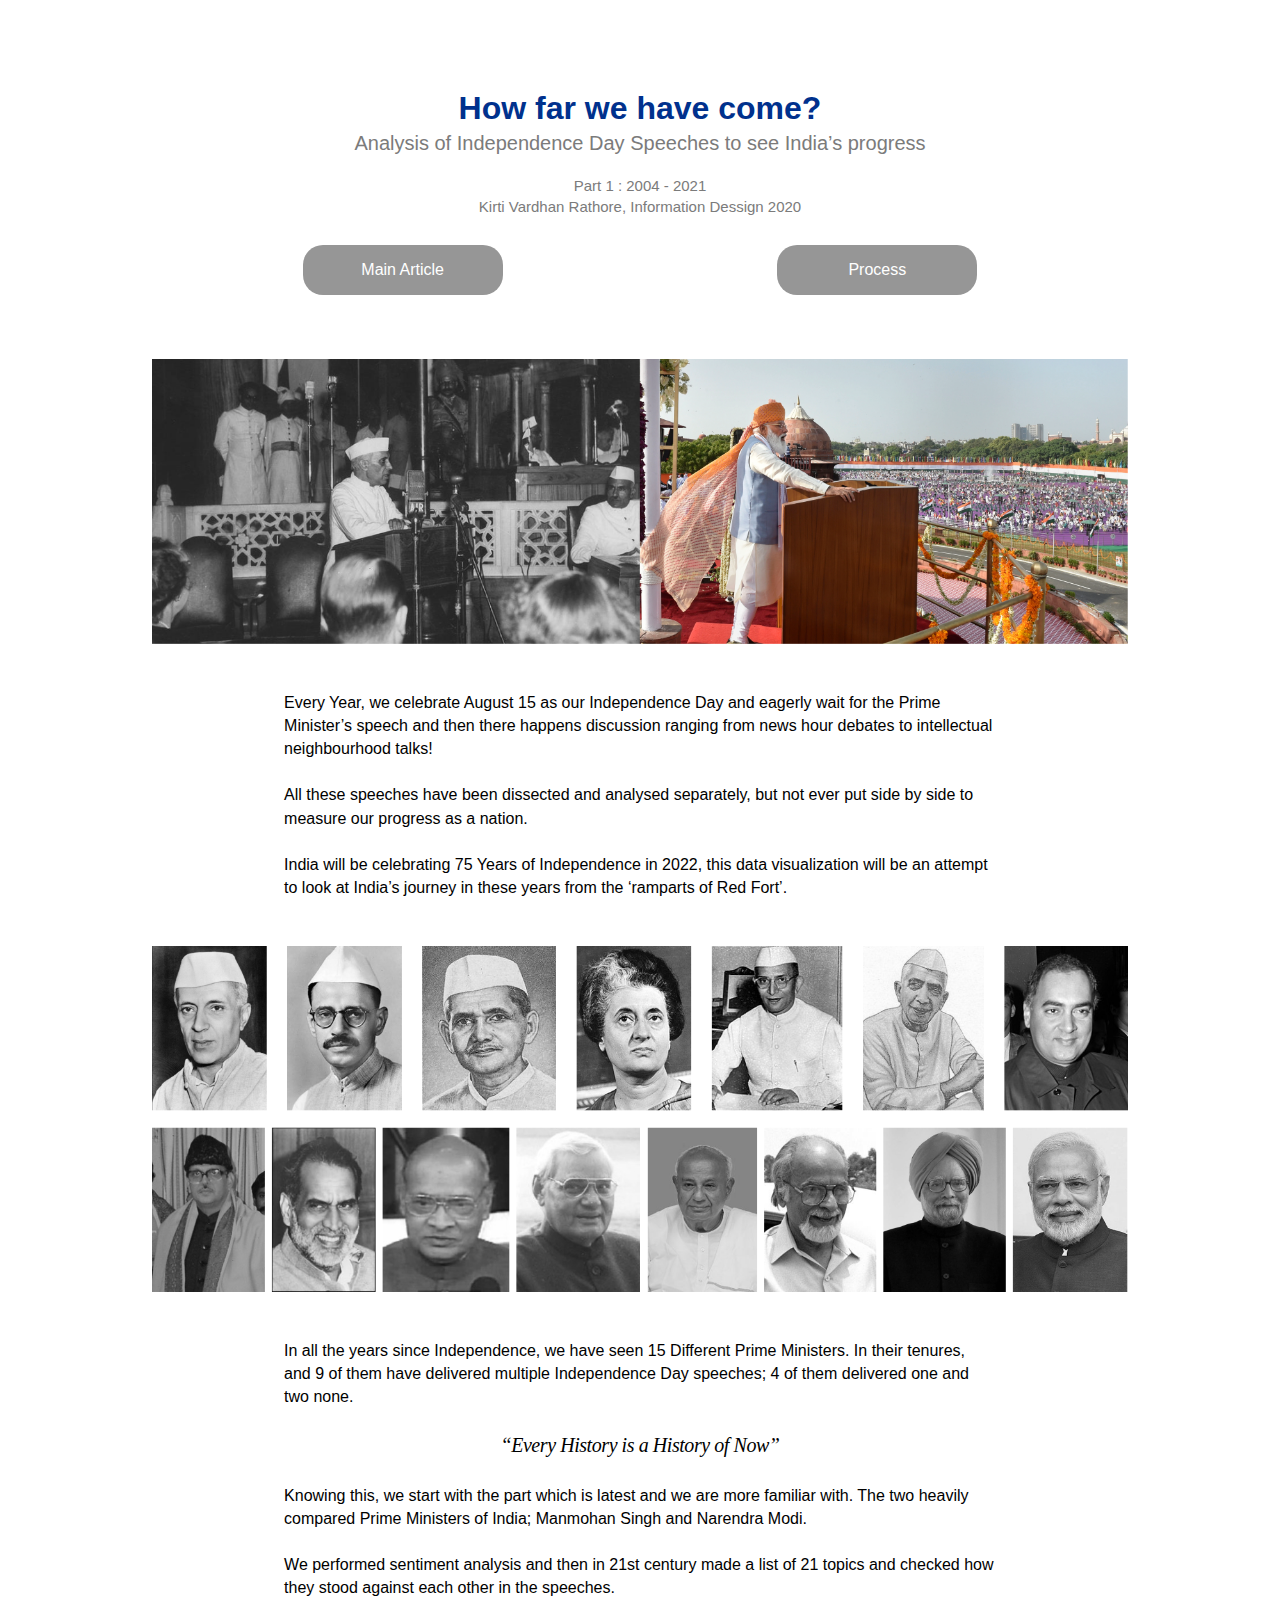
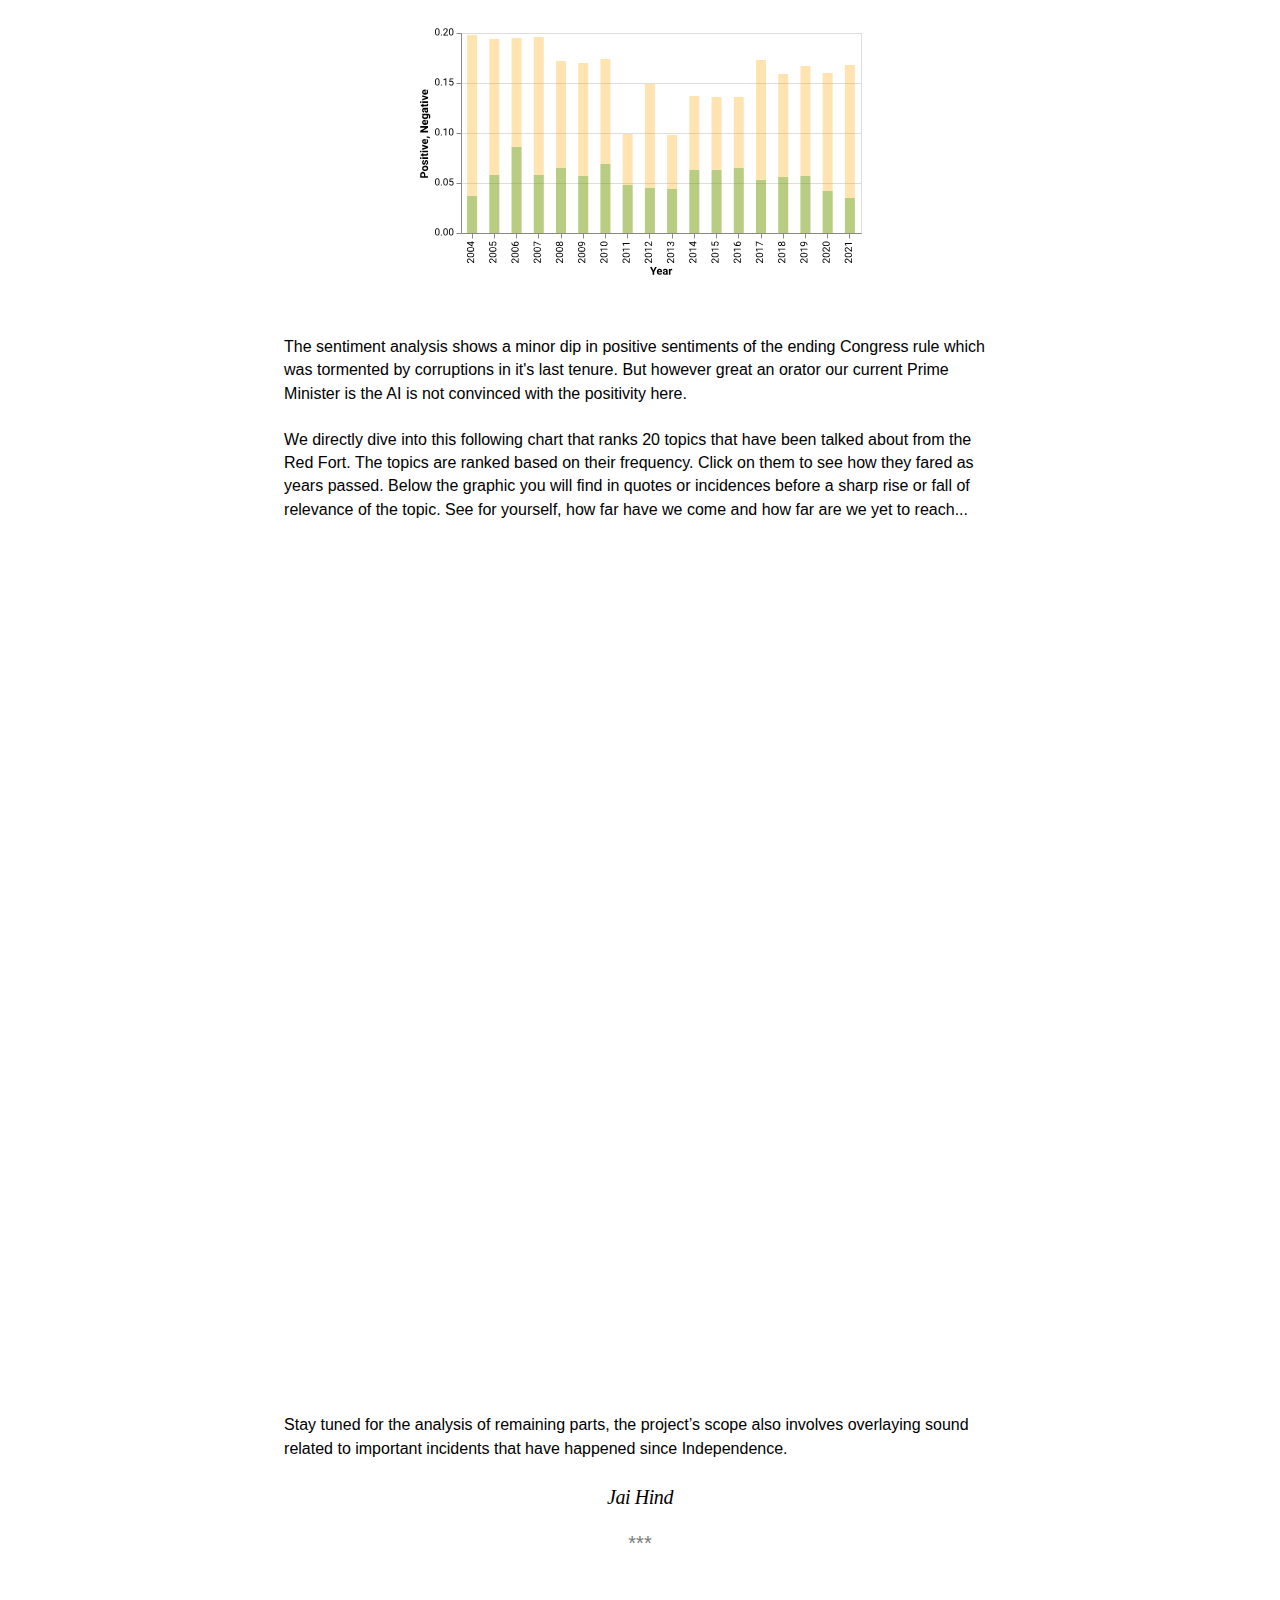
<file: mainarticle.html>
<!DOCTYPE html>
<html lang="en">
<head>
    <meta charset="UTF-8">
    <meta http-equiv="X-UA-Compatible" content="IE=edge">
    <meta name="viewport" content="width=device-width, initial-scale=1.0">
    <link rel="stylesheet" href="styleproject.css">
    <title>IV3 / Main Article</title>
    
    

</head>



<body style="background-color: rgb(255, 255, 255);">
    
    <header>
        <svg width="50" height="50" viewBox="0 0 504 504" fill="none" xmlns="http://www.w3.org/2000/svg" >
            <g clip-path="url(#clip0_0:3)">
            <path d="M491.24 364.07L338.12 337.07L369.12 161.42L491.26 139.88C495.278 139.171 498.85 136.894 501.189 133.551C503.529 130.208 504.444 126.073 503.735 122.055C503.026 118.037 500.749 114.465 497.406 112.126C494.063 109.786 489.928 108.871 485.91 109.58L374.78 129.17L394.37 18.06C394.722 16.0703 394.679 14.0306 394.242 12.0577C393.806 10.0847 392.984 8.21726 391.825 6.56211C390.666 4.90696 389.192 3.49663 387.487 2.41181C385.782 1.32699 383.88 0.588981 381.89 0.240011C379.9 -0.111091 377.861 -0.0667633 375.889 0.370461C373.916 0.807685 372.049 1.62924 370.394 2.78819C368.74 3.94714 367.329 5.42077 366.244 7.1249C365.159 8.82904 364.42 10.7303 364.07 12.72L342.53 134.86L166.88 165.86L139.88 12.75C139.172 8.73198 136.897 5.15982 133.555 2.81937C130.213 0.478915 126.078 -0.438116 122.06 0.270012C118.042 0.97814 114.47 3.25342 112.129 6.59532C109.789 9.93722 108.872 14.072 109.58 18.09L136.58 171.2L12.72 193C10.7293 193.35 8.82706 194.089 7.12219 195.175C5.41732 196.261 3.9432 197.672 2.78412 199.328C1.62505 200.984 0.803762 202.852 0.367219 204.826C-0.0693247 206.799 -0.11256 208.84 0.239986 210.83C0.588956 212.82 1.32697 214.722 2.41178 216.427C3.4966 218.132 4.90694 219.606 6.56209 220.765C8.21723 221.924 10.0847 222.746 12.0577 223.182C14.0306 223.619 16.0703 223.662 18.06 223.31L141.92 201.47L160.3 305.72L18.06 280.64C16.0705 280.289 14.0314 280.334 12.0591 280.771C10.0868 281.209 8.22003 282.03 6.56529 283.189C4.91055 284.348 3.50027 285.822 2.41498 287.526C1.32968 289.229 0.590615 291.13 0.239986 293.12C-0.110644 295.11 -0.0659733 297.149 0.371446 299.121C0.808866 301.093 1.63047 302.96 2.78934 304.615C3.94822 306.269 5.42167 307.68 7.12557 308.765C8.82948 309.85 10.7305 310.589 12.72 310.94L166 338L193 491.27C193.71 495.287 195.986 498.857 199.327 501.195C202.669 503.534 206.803 504.449 210.82 503.74C212.81 503.391 214.712 502.653 216.417 501.568C218.122 500.483 219.596 499.073 220.755 497.418C221.914 495.763 222.736 493.895 223.172 491.922C223.609 489.949 223.652 487.91 223.3 485.92L198.23 343.65L302.48 362L280.64 485.89C280.289 487.88 280.333 489.919 280.77 491.891C281.206 493.864 282.027 495.731 283.186 497.386C284.344 499.041 285.817 500.452 287.521 501.538C289.225 502.624 291.125 503.364 293.115 503.715C295.105 504.066 297.144 504.022 299.116 503.585C301.089 503.149 302.956 502.328 304.611 501.169C307.954 498.83 310.231 495.258 310.94 491.24L332.78 367.38L485.89 394.38C487.88 394.732 489.919 394.689 491.892 394.252C493.865 393.816 495.733 392.994 497.388 391.835C499.043 390.676 500.453 389.202 501.538 387.497C502.623 385.792 503.361 383.89 503.71 381.9C504.063 379.91 504.02 377.871 503.584 375.898C503.148 373.925 502.328 372.057 501.169 370.401C500.011 368.745 498.538 367.334 496.835 366.248C495.131 365.161 493.23 364.421 491.24 364.07ZM192.55 311.4L172.22 196.13L336.85 167.13L307.85 331.76L192.55 311.4Z" fill=white>
            </g>
            <defs>
            <clipPath id="clip0_0:3">
            <rect width="503.95" height="503.95" fill="white"/>
            </clipPath>
            </defs>
        </svg>

        <h1> How far we have come? </h1>
        <h2>Analysis of Independence Day Speeches to see India’s progress</h2>
        <p1> Part 1 :  2004 - 2021 <br>Kirti Vardhan Rathore, Information Dessign 2020 </p1>
        <br>
        
        <nav>
        <a href="mainarticle.html"><button class="button button1">Main Article</button></a>
        <a href="process.html"><button class="button button1">Process</button></a>

        </nav>
    
    </header>

    <main>
        
        
        <img src="MA1.png" alt="Speech of 1947 and 2021" style="width:100%">
        <br>
        <br>
        <p>
        Every Year, we celebrate August 15 as our Independence Day and eagerly wait for the Prime Minister’s speech and then there happens discussion ranging from news hour debates to intellectual neighbourhood talks!
        </p>
        <br>     
        <p>
        All these speeches have been dissected and analysed separately, but not ever put side by side to measure our progress as a nation.
        </p>
        <br>
        <p>
            India will be celebrating 75 Years of Independence in 2022, this data visualization will be an attempt to look at India’s journey in these years from the ‘ramparts of Red Fort’. 
        </p>
        <br>
        <br>
        <img src="MA2.png" alt="All Prime Ministers" style="width:100%">
        <br>
        <br>
        
        <p>
        In all the years since Independence, we have seen 15 Different Prime Ministers. In their tenures, and 9 of them have delivered multiple Independence Day speeches; 4 of them delivered one and two none.
        </p>
        <br>
        
        
        <p class="italic-quote">
        “Every History is a History of Now”
        </p>
        <br>
        


        <p>
            Knowing this, we start with the part which is latest and we are more familiar with. The two heavily compared Prime Ministers of India; Manmohan Singh and Narendra Modi.
        </p>
        <br>


        <p>
            We performed sentiment analysis and then in 21st century made a list of 21 topics and checked how they stood against each other in the speeches. 
        </p>
        <br>

        <div style="text-align:center;">
        <svg width="452" height="260" viewBox="0 0 452 260" fill="none" xmlns="http://www.w3.org/2000/svg">
            <path d="M452 0H0V260H452V0Z" fill="white"/>
            <path d="M47.5 10.5H447.5V210.5H47.5V10.5Z" stroke="#DDDDDD" stroke-miterlimit="10"/>
            <path d="M47.5 210.5H447.5" stroke="#DDDDDD" stroke-miterlimit="10"/>
            <path d="M47.5 160.5H447.5" stroke="#DDDDDD" stroke-miterlimit="10"/>
            <path d="M47.5 110.5H447.5" stroke="#DDDDDD" stroke-miterlimit="10"/>
            <path d="M47.5 60.5H447.5" stroke="#DDDDDD" stroke-miterlimit="10"/>
            <path d="M47.5 10.5H447.5" stroke="#DDDDDD" stroke-miterlimit="10"/>
            <path d="M58.5 210.5V215.5" stroke="#888888" stroke-miterlimit="10"/>
            <path d="M80.5 210.5V215.5" stroke="#888888" stroke-miterlimit="10"/>
            <path d="M102.5 210.5V215.5" stroke="#888888" stroke-miterlimit="10"/>
            <path d="M124.5 210.5V215.5" stroke="#888888" stroke-miterlimit="10"/>
            <path d="M147.5 210.5V215.5" stroke="#888888" stroke-miterlimit="10"/>
            <path d="M169.5 210.5V215.5" stroke="#888888" stroke-miterlimit="10"/>
            <path d="M191.5 210.5V215.5" stroke="#888888" stroke-miterlimit="10"/>
            <path d="M213.5 210.5V215.5" stroke="#888888" stroke-miterlimit="10"/>
            <path d="M235.5 210.5V215.5" stroke="#888888" stroke-miterlimit="10"/>
            <path d="M258.5 210.5V215.5" stroke="#888888" stroke-miterlimit="10"/>
            <path d="M280.5 210.5V215.5" stroke="#888888" stroke-miterlimit="10"/>
            <path d="M302.5 210.5V215.5" stroke="#888888" stroke-miterlimit="10"/>
            <path d="M324.5 210.5V215.5" stroke="#888888" stroke-miterlimit="10"/>
            <path d="M347.5 210.5V215.5" stroke="#888888" stroke-miterlimit="10"/>
            <path d="M369.5 210.5V215.5" stroke="#888888" stroke-miterlimit="10"/>
            <path d="M391.5 210.5V215.5" stroke="#888888" stroke-miterlimit="10"/>
            <path d="M413.5 210.5V215.5" stroke="#888888" stroke-miterlimit="10"/>
            <path d="M435.5 210.5V215.5" stroke="#888888" stroke-miterlimit="10"/>
            <path d="M60.1111 235.251V239.909H59.4617L56.7273 237.448C56.3139 237.084 55.9786 236.833 55.7215 236.696C55.461 236.556 55.1925 236.486 54.9158 236.486C54.5447 236.486 54.2403 236.599 54.0027 236.823C53.7651 237.048 53.6463 237.347 53.6463 237.722C53.6463 238.171 53.7749 238.521 54.032 238.771C54.2859 239.019 54.6407 239.143 55.0965 239.143V240.046C54.4422 240.046 53.9132 239.836 53.5096 239.416C53.1059 238.993 52.9041 238.428 52.9041 237.722C52.9041 237.061 53.0782 236.538 53.4265 236.154C53.7716 235.77 54.2322 235.578 54.8084 235.578C55.5082 235.578 56.3416 236.024 57.3084 236.916L59.3738 238.82V235.251H60.1111ZM57.0789 229.836C58.1368 229.836 58.923 230.017 59.4373 230.378C59.9516 230.739 60.2088 231.304 60.2088 232.072C60.2088 232.831 59.9581 233.392 59.4568 233.757C58.9523 234.121 58.2003 234.31 57.201 234.323H55.9949C54.95 234.323 54.1736 234.143 53.6658 233.781C53.158 233.42 52.9041 232.854 52.9041 232.082C52.9041 231.317 53.1499 230.754 53.6414 230.393C54.1297 230.031 54.8849 229.846 55.907 229.836H57.0789ZM55.8435 230.739C55.0786 230.739 54.5219 230.847 54.1736 231.062C53.8221 231.276 53.6463 231.617 53.6463 232.082C53.6463 232.544 53.8204 232.881 54.1687 233.093C54.517 233.304 55.0525 233.413 55.7752 233.42H57.2205C57.9887 233.42 58.5568 233.309 58.9246 233.088C59.2892 232.863 59.4715 232.525 59.4715 232.072C59.4715 231.626 59.2989 231.296 58.9539 231.081C58.6088 230.863 58.0652 230.749 57.323 230.739H55.8435ZM57.0789 224.221C58.1368 224.221 58.923 224.401 59.4373 224.763C59.9516 225.124 60.2088 225.689 60.2088 226.457C60.2088 227.215 59.9581 227.777 59.4568 228.142C58.9523 228.506 58.2003 228.695 57.201 228.708H55.9949C54.95 228.708 54.1736 228.527 53.6658 228.166C53.158 227.805 52.9041 227.238 52.9041 226.467C52.9041 225.702 53.1499 225.139 53.6414 224.777C54.1297 224.416 54.8849 224.23 55.907 224.221H57.0789ZM55.8435 225.124C55.0786 225.124 54.5219 225.231 54.1736 225.446C53.8221 225.661 53.6463 226.001 53.6463 226.467C53.6463 226.929 53.8204 227.266 54.1687 227.478C54.517 227.689 55.0525 227.798 55.7752 227.805H57.2205C57.9887 227.805 58.5568 227.694 58.9246 227.473C59.2892 227.248 59.4715 226.91 59.4715 226.457C59.4715 226.011 59.2989 225.681 58.9539 225.466C58.6088 225.248 58.0652 225.134 57.323 225.124H55.8435ZM57.7234 219.25L57.7234 218.264H58.4607L58.4607 219.25H60.1111V220.158H58.4607V223.396H57.9285L53.0017 220.212V219.25H57.7234ZM57.7234 222.37V220.158H54.2371L54.4324 220.266L57.7234 222.37Z" fill="black"/>
            <path d="M82.3333 235.251V239.909H81.6839L78.9496 237.448C78.5361 237.084 78.2009 236.833 77.9437 236.696C77.6833 236.556 77.4147 236.486 77.138 236.486C76.7669 236.486 76.4626 236.599 76.2249 236.823C75.9873 237.048 75.8685 237.347 75.8685 237.722C75.8685 238.171 75.9971 238.521 76.2542 238.771C76.5081 239.019 76.863 239.143 77.3187 239.143V240.046C76.6644 240.046 76.1354 239.836 75.7318 239.416C75.3281 238.993 75.1263 238.428 75.1263 237.722C75.1263 237.061 75.3005 236.538 75.6488 236.154C75.9938 235.77 76.4544 235.578 77.0306 235.578C77.7305 235.578 78.5638 236.024 79.5306 236.916L81.596 238.82V235.251H82.3333ZM79.3011 229.836C80.3591 229.836 81.1452 230.017 81.6595 230.378C82.1738 230.739 82.431 231.304 82.431 232.072C82.431 232.831 82.1803 233.392 81.679 233.757C81.1745 234.121 80.4225 234.31 79.4232 234.323H78.2171C77.1722 234.323 76.3958 234.143 75.888 233.781C75.3802 233.42 75.1263 232.854 75.1263 232.082C75.1263 231.317 75.3721 230.754 75.8636 230.393C76.3519 230.031 77.1071 229.846 78.1292 229.836H79.3011ZM78.0658 230.739C77.3008 230.739 76.7442 230.847 76.3958 231.062C76.0443 231.276 75.8685 231.617 75.8685 232.082C75.8685 232.544 76.0427 232.881 76.391 233.093C76.7393 233.304 77.2747 233.413 77.9974 233.42H79.4427C80.2109 233.42 80.779 233.309 81.1468 233.088C81.5114 232.863 81.6937 232.525 81.6937 232.072C81.6937 231.626 81.5212 231.296 81.1761 231.081C80.8311 230.863 80.2874 230.749 79.5453 230.739H78.0658ZM79.3011 224.221C80.3591 224.221 81.1452 224.401 81.6595 224.763C82.1738 225.124 82.431 225.689 82.431 226.457C82.431 227.215 82.1803 227.777 81.679 228.142C81.1745 228.506 80.4225 228.695 79.4232 228.708H78.2171C77.1722 228.708 76.3958 228.527 75.888 228.166C75.3802 227.805 75.1263 227.238 75.1263 226.467C75.1263 225.702 75.3721 225.139 75.8636 224.777C76.3519 224.416 77.1071 224.23 78.1292 224.221H79.3011ZM78.0658 225.124C77.3008 225.124 76.7442 225.231 76.3958 225.446C76.0443 225.661 75.8685 226.001 75.8685 226.467C75.8685 226.929 76.0427 227.266 76.391 227.478C76.7393 227.689 77.2747 227.798 77.9974 227.805H79.4427C80.2109 227.805 80.779 227.694 81.1468 227.473C81.5114 227.248 81.6937 226.91 81.6937 226.457C81.6937 226.011 81.5212 225.681 81.1761 225.466C80.8311 225.248 80.2874 225.134 79.5453 225.124H78.0658ZM78.7689 222.648L75.224 222.287V218.645H76.0589V221.521L77.9974 221.735C77.7923 221.387 77.6898 220.992 77.6898 220.549C77.6898 219.901 77.9046 219.387 78.3343 219.006C78.7608 218.625 79.3386 218.435 80.0677 218.435C80.8001 218.435 81.3779 218.633 81.8011 219.03C82.221 219.424 82.431 219.976 82.431 220.686C82.431 221.314 82.2568 221.826 81.9085 222.224C81.5602 222.621 81.0785 222.847 80.4632 222.902V222.048C80.8701 221.993 81.1777 221.848 81.3861 221.613C81.5912 221.379 81.6937 221.07 81.6937 220.686C81.6937 220.266 81.5505 219.937 81.264 219.699C80.9775 219.458 80.582 219.338 80.0775 219.338C79.6022 219.338 79.2214 219.468 78.9349 219.729C78.6452 219.986 78.5003 220.329 78.5003 220.759C78.5003 221.153 78.5866 221.462 78.7591 221.687L78.9544 221.926L78.7689 222.648Z" fill="black"/>
            <path d="M104.556 235.251V239.909H103.906L101.172 237.448C100.758 237.084 100.423 236.833 100.166 236.696C99.9055 236.556 99.6369 236.486 99.3602 236.486C98.9892 236.486 98.6848 236.599 98.4472 236.823C98.2095 237.048 98.0907 237.347 98.0907 237.722C98.0907 238.171 98.2193 238.521 98.4765 238.771C98.7304 239.019 99.0852 239.143 99.5409 239.143V240.046C98.8866 240.046 98.3576 239.836 97.954 239.416C97.5503 238.993 97.3485 238.428 97.3485 237.722C97.3485 237.061 97.5227 236.538 97.871 236.154C98.216 235.77 98.6767 235.578 99.2528 235.578C99.9527 235.578 100.786 236.024 101.753 236.916L103.818 238.82V235.251H104.556ZM101.523 229.836C102.581 229.836 103.367 230.017 103.882 230.378C104.396 230.739 104.653 231.304 104.653 232.072C104.653 232.831 104.403 233.392 103.901 233.757C103.397 234.121 102.645 234.31 101.645 234.323H100.439C99.3944 234.323 98.6181 234.143 98.1102 233.781C97.6024 233.42 97.3485 232.854 97.3485 232.082C97.3485 231.317 97.5943 230.754 98.0858 230.393C98.5741 230.031 99.3293 229.846 100.351 229.836H101.523ZM100.288 230.739C99.523 230.739 98.9664 230.847 98.6181 231.062C98.2665 231.276 98.0907 231.617 98.0907 232.082C98.0907 232.544 98.2649 232.881 98.6132 233.093C98.9615 233.304 99.497 233.413 100.22 233.42H101.665C102.433 233.42 103.001 233.309 103.369 233.088C103.734 232.863 103.916 232.525 103.916 232.072C103.916 231.626 103.743 231.296 103.398 231.081C103.053 230.863 102.51 230.749 101.767 230.739H100.288ZM101.523 224.221C102.581 224.221 103.367 224.401 103.882 224.763C104.396 225.124 104.653 225.689 104.653 226.457C104.653 227.215 104.403 227.777 103.901 228.142C103.397 228.506 102.645 228.695 101.645 228.708H100.439C99.3944 228.708 98.6181 228.527 98.1102 228.166C97.6024 227.805 97.3485 227.238 97.3485 226.467C97.3485 225.702 97.5943 225.139 98.0858 224.777C98.5741 224.416 99.3293 224.23 100.351 224.221H101.523ZM100.288 225.124C99.523 225.124 98.9664 225.231 98.6181 225.446C98.2665 225.661 98.0907 226.001 98.0907 226.467C98.0907 226.929 98.2649 227.266 98.6132 227.478C98.9615 227.689 99.497 227.798 100.22 227.805H101.665C102.433 227.805 103.001 227.694 103.369 227.473C103.734 227.248 103.916 226.91 103.916 226.457C103.916 226.011 103.743 225.681 103.398 225.466C103.053 225.248 102.51 225.134 101.767 225.124H100.288ZM97.4413 219.519H98.2079V219.685C98.2209 220.388 98.4293 220.948 98.8329 221.364C99.2365 221.781 99.8046 222.022 100.537 222.087C100.107 221.713 99.8925 221.201 99.8925 220.554C99.8925 219.935 100.111 219.442 100.547 219.074C100.983 218.703 101.546 218.518 102.236 218.518C102.969 218.518 103.555 218.718 103.994 219.118C104.433 219.515 104.653 220.049 104.653 220.72C104.653 221.4 104.393 221.952 103.872 222.375C103.348 222.798 102.674 223.01 101.85 223.01H101.504C100.195 223.01 99.1959 222.731 98.5058 222.175C97.8124 221.615 97.4576 220.783 97.4413 219.68V219.519ZM100.644 220.705C100.644 221.014 100.737 221.299 100.923 221.56C101.108 221.82 101.341 222.001 101.621 222.102H101.953C102.539 222.102 103.011 221.97 103.369 221.706C103.727 221.442 103.906 221.114 103.906 220.72C103.906 220.313 103.756 219.994 103.457 219.763C103.157 219.528 102.765 219.411 102.28 219.411C101.792 219.411 101.398 219.53 101.099 219.768C100.796 220.002 100.644 220.314 100.644 220.705Z" fill="black"/>
            <path d="M126.778 235.251V239.909H126.128L123.394 237.448C122.981 237.084 122.645 236.833 122.388 236.696C122.128 236.556 121.859 236.486 121.582 236.486C121.211 236.486 120.907 236.599 120.669 236.823C120.432 237.048 120.313 237.347 120.313 237.722C120.313 238.171 120.442 238.521 120.699 238.771C120.953 239.019 121.307 239.143 121.763 239.143V240.046C121.109 240.046 120.58 239.836 120.176 239.416C119.773 238.993 119.571 238.428 119.571 237.722C119.571 237.061 119.745 236.538 120.093 236.154C120.438 235.77 120.899 235.578 121.475 235.578C122.175 235.578 123.008 236.024 123.975 236.916L126.04 238.82V235.251H126.778ZM123.746 229.836C124.803 229.836 125.59 230.017 126.104 230.378C126.618 230.739 126.875 231.304 126.875 232.072C126.875 232.831 126.625 233.392 126.123 233.757C125.619 234.121 124.867 234.31 123.868 234.323H122.662C121.617 234.323 120.84 234.143 120.332 233.781C119.825 233.42 119.571 232.854 119.571 232.082C119.571 231.317 119.817 230.754 120.308 230.393C120.796 230.031 121.552 229.846 122.574 229.836H123.746ZM122.51 230.739C121.745 230.739 121.189 230.847 120.84 231.062C120.489 231.276 120.313 231.617 120.313 232.082C120.313 232.544 120.487 232.881 120.835 233.093C121.184 233.304 121.719 233.413 122.442 233.42H123.887C124.655 233.42 125.223 233.309 125.591 233.088C125.956 232.863 126.138 232.525 126.138 232.072C126.138 231.626 125.966 231.296 125.621 231.081C125.275 230.863 124.732 230.749 123.99 230.739H122.51ZM123.746 224.221C124.803 224.221 125.59 224.401 126.104 224.763C126.618 225.124 126.875 225.689 126.875 226.457C126.875 227.215 126.625 227.777 126.123 228.142C125.619 228.506 124.867 228.695 123.868 228.708H122.662C121.617 228.708 120.84 228.527 120.332 228.166C119.825 227.805 119.571 227.238 119.571 226.467C119.571 225.702 119.817 225.139 120.308 224.777C120.796 224.416 121.552 224.23 122.574 224.221H123.746ZM122.51 225.124C121.745 225.124 121.189 225.231 120.84 225.446C120.489 225.661 120.313 226.001 120.313 226.467C120.313 226.929 120.487 227.266 120.835 227.478C121.184 227.689 121.719 227.798 122.442 227.805H123.887C124.655 227.805 125.223 227.694 125.591 227.473C125.956 227.248 126.138 226.91 126.138 226.457C126.138 226.011 125.966 225.681 125.621 225.466C125.275 225.248 124.732 225.134 123.99 225.124H122.51ZM120.176 218.474L126.778 221.418V222.365L120.411 219.431V223.278H119.668V218.474H120.176Z" fill="black"/>
            <path d="M149 235.251V239.909H148.351L145.616 237.448C145.203 237.084 144.868 236.833 144.61 236.696C144.35 236.556 144.081 236.486 143.805 236.486C143.434 236.486 143.129 236.599 142.892 236.823C142.654 237.048 142.535 237.347 142.535 237.722C142.535 238.171 142.664 238.521 142.921 238.771C143.175 239.019 143.53 239.143 143.985 239.143V240.046C143.331 240.046 142.802 239.836 142.398 239.416C141.995 238.993 141.793 238.428 141.793 237.722C141.793 237.061 141.967 236.538 142.315 236.154C142.66 235.77 143.121 235.578 143.697 235.578C144.397 235.578 145.23 236.024 146.197 236.916L148.263 238.82V235.251H149ZM145.968 229.836C147.026 229.836 147.812 230.017 148.326 230.378C148.84 230.739 149.098 231.304 149.098 232.072C149.098 232.831 148.847 233.392 148.346 233.757C147.841 234.121 147.089 234.31 146.09 234.323H144.884C143.839 234.323 143.062 234.143 142.555 233.781C142.047 233.42 141.793 232.854 141.793 232.082C141.793 231.317 142.039 230.754 142.53 230.393C143.019 230.031 143.774 229.846 144.796 229.836H145.968ZM144.732 230.739C143.967 230.739 143.411 230.847 143.062 231.062C142.711 231.276 142.535 231.617 142.535 232.082C142.535 232.544 142.709 232.881 143.058 233.093C143.406 233.304 143.941 233.413 144.664 233.42H146.109C146.878 233.42 147.446 233.309 147.813 233.088C148.178 232.863 148.36 232.525 148.36 232.072C148.36 231.626 148.188 231.296 147.843 231.081C147.498 230.863 146.954 230.749 146.212 230.739H144.732ZM145.968 224.221C147.026 224.221 147.812 224.401 148.326 224.763C148.84 225.124 149.098 225.689 149.098 226.457C149.098 227.215 148.847 227.777 148.346 228.142C147.841 228.506 147.089 228.695 146.09 228.708H144.884C143.839 228.708 143.062 228.527 142.555 228.166C142.047 227.805 141.793 227.238 141.793 226.467C141.793 225.702 142.039 225.139 142.53 224.777C143.019 224.416 143.774 224.23 144.796 224.221H145.968ZM144.732 225.124C143.967 225.124 143.411 225.231 143.062 225.446C142.711 225.661 142.535 226.001 142.535 226.467C142.535 226.929 142.709 227.266 143.058 227.478C143.406 227.689 143.941 227.798 144.664 227.805H146.109C146.878 227.805 147.446 227.694 147.813 227.473C148.178 227.248 148.36 226.91 148.36 226.457C148.36 226.011 148.188 225.681 147.843 225.466C147.498 225.248 146.954 225.134 146.212 225.124H144.732ZM143.746 218.752C144.101 218.752 144.417 218.846 144.693 219.035C144.97 219.221 145.187 219.473 145.343 219.792C145.502 219.421 145.735 219.128 146.041 218.913C146.347 218.695 146.694 218.586 147.081 218.586C147.696 218.586 148.186 218.794 148.551 219.211C148.915 219.624 149.098 220.17 149.098 220.847C149.098 221.53 148.915 222.079 148.551 222.492C148.183 222.902 147.693 223.107 147.081 223.107C146.697 223.107 146.35 223.003 146.041 222.795C145.732 222.583 145.497 222.292 145.338 221.921C145.182 222.237 144.965 222.486 144.688 222.668C144.412 222.85 144.098 222.941 143.746 222.941C143.147 222.941 142.672 222.749 142.32 222.365C141.969 221.981 141.793 221.475 141.793 220.847C141.793 220.222 141.969 219.717 142.32 219.333C142.672 218.946 143.147 218.752 143.746 218.752ZM147.062 219.489C146.664 219.489 146.34 219.616 146.09 219.87C145.839 220.121 145.714 220.45 145.714 220.856C145.714 221.263 145.838 221.59 146.085 221.838C146.332 222.082 146.658 222.204 147.062 222.204C147.465 222.204 147.783 222.085 148.014 221.848C148.245 221.607 148.36 221.273 148.36 220.847C148.36 220.424 148.245 220.091 148.014 219.851C147.779 219.61 147.462 219.489 147.062 219.489ZM142.535 220.847C142.535 221.201 142.646 221.49 142.867 221.711C143.085 221.929 143.383 222.038 143.761 222.038C144.122 222.038 144.415 221.931 144.64 221.716C144.861 221.498 144.972 221.208 144.972 220.847C144.972 220.485 144.861 220.197 144.64 219.982C144.415 219.764 144.122 219.655 143.761 219.655C143.399 219.655 143.105 219.768 142.877 219.992C142.649 220.217 142.535 220.502 142.535 220.847Z" fill="black"/>
            <path d="M171.222 235.251V239.909H170.573L167.838 237.448C167.425 237.084 167.09 236.833 166.833 236.696C166.572 236.556 166.304 236.486 166.027 236.486C165.656 236.486 165.351 236.599 165.114 236.823C164.876 237.048 164.757 237.347 164.757 237.722C164.757 238.171 164.886 238.521 165.143 238.771C165.397 239.019 165.752 239.143 166.208 239.143V240.046C165.553 240.046 165.024 239.836 164.621 239.416C164.217 238.993 164.015 238.428 164.015 237.722C164.015 237.061 164.189 236.538 164.538 236.154C164.883 235.77 165.343 235.578 165.919 235.578C166.619 235.578 167.453 236.024 168.419 236.916L170.485 238.82V235.251H171.222ZM168.19 229.836C169.248 229.836 170.034 230.017 170.548 230.378C171.063 230.739 171.32 231.304 171.32 232.072C171.32 232.831 171.069 233.392 170.568 233.757C170.063 234.121 169.311 234.31 168.312 234.323H167.106C166.061 234.323 165.285 234.143 164.777 233.781C164.269 233.42 164.015 232.854 164.015 232.082C164.015 231.317 164.261 230.754 164.752 230.393C165.241 230.031 165.996 229.846 167.018 229.836H168.19ZM166.955 230.739C166.19 230.739 165.633 230.847 165.285 231.062C164.933 231.276 164.757 231.617 164.757 232.082C164.757 232.544 164.932 232.881 165.28 233.093C165.628 233.304 166.164 233.413 166.886 233.42H168.332C169.1 233.42 169.668 233.309 170.036 233.088C170.4 232.863 170.583 232.525 170.583 232.072C170.583 231.626 170.41 231.296 170.065 231.081C169.72 230.863 169.176 230.749 168.434 230.739H166.955ZM168.19 224.221C169.248 224.221 170.034 224.401 170.548 224.763C171.063 225.124 171.32 225.689 171.32 226.457C171.32 227.215 171.069 227.777 170.568 228.142C170.063 228.506 169.311 228.695 168.312 228.708H167.106C166.061 228.708 165.285 228.527 164.777 228.166C164.269 227.805 164.015 227.238 164.015 226.467C164.015 225.702 164.261 225.139 164.752 224.777C165.241 224.416 165.996 224.23 167.018 224.221H168.19ZM166.955 225.124C166.19 225.124 165.633 225.231 165.285 225.446C164.933 225.661 164.757 226.001 164.757 226.467C164.757 226.929 164.932 227.266 165.28 227.478C165.628 227.689 166.164 227.798 166.886 227.805H168.332C169.1 227.805 169.668 227.694 170.036 227.473C170.4 227.248 170.583 226.91 170.583 226.457C170.583 226.011 170.41 225.681 170.065 225.466C169.72 225.248 169.176 225.134 168.434 225.124H166.955ZM168.097 219.602C168.322 219.79 168.502 220.017 168.639 220.28C168.776 220.541 168.844 220.827 168.844 221.14C168.844 221.55 168.743 221.908 168.542 222.214C168.34 222.517 168.057 222.751 167.692 222.917C167.324 223.083 166.919 223.166 166.476 223.166C166.001 223.166 165.573 223.076 165.192 222.897C164.811 222.715 164.52 222.458 164.318 222.126C164.116 221.794 164.015 221.407 164.015 220.964C164.015 220.261 164.279 219.707 164.806 219.304C165.33 218.897 166.046 218.693 166.955 218.693H167.218C168.602 218.693 169.613 218.967 170.251 219.514C170.885 220.061 171.211 220.886 171.227 221.989V222.165H170.465V221.975C170.452 221.229 170.259 220.656 169.884 220.256C169.507 219.855 168.911 219.637 168.097 219.602ZM168.097 220.993C168.097 220.69 168.004 220.412 167.819 220.158C167.633 219.901 167.404 219.714 167.13 219.597H166.769C166.177 219.597 165.695 219.725 165.324 219.982C164.953 220.24 164.767 220.565 164.767 220.959C164.767 221.356 164.92 221.675 165.226 221.916C165.529 222.157 165.929 222.277 166.427 222.277C166.912 222.277 167.313 222.162 167.628 221.931C167.941 221.696 168.097 221.384 168.097 220.993Z" fill="black"/>
            <path d="M193.444 235.251V239.909H192.795L190.061 237.448C189.647 237.084 189.312 236.833 189.055 236.696C188.794 236.556 188.526 236.486 188.249 236.486C187.878 236.486 187.574 236.599 187.336 236.823C187.098 237.048 186.98 237.347 186.98 237.722C186.98 238.171 187.108 238.521 187.365 238.771C187.619 239.019 187.974 239.143 188.43 239.143V240.046C187.775 240.046 187.247 239.836 186.843 239.416C186.439 238.993 186.237 238.428 186.237 237.722C186.237 237.061 186.412 236.538 186.76 236.154C187.105 235.77 187.566 235.578 188.142 235.578C188.842 235.578 189.675 236.024 190.642 236.916L192.707 238.82V235.251H193.444ZM190.412 229.836C191.47 229.836 192.256 230.017 192.771 230.378C193.285 230.739 193.542 231.304 193.542 232.072C193.542 232.831 193.291 233.392 192.79 233.757C192.286 234.121 191.534 234.31 190.534 234.323H189.328C188.283 234.323 187.507 234.143 186.999 233.781C186.491 233.42 186.237 232.854 186.237 232.082C186.237 231.317 186.483 230.754 186.975 230.393C187.463 230.031 188.218 229.846 189.24 229.836H190.412ZM189.177 230.739C188.412 230.739 187.855 230.847 187.507 231.062C187.155 231.276 186.98 231.617 186.98 232.082C186.98 232.544 187.154 232.881 187.502 233.093C187.85 233.304 188.386 233.413 189.109 233.42H190.554C191.322 233.42 191.89 233.309 192.258 233.088C192.623 232.863 192.805 232.525 192.805 232.072C192.805 231.626 192.632 231.296 192.287 231.081C191.942 230.863 191.399 230.749 190.656 230.739H189.177ZM193.444 225.71V226.618H187.424L188.093 228.439H187.273L186.301 225.852V225.71H193.444ZM190.412 218.605C191.47 218.605 192.256 218.786 192.771 219.147C193.285 219.509 193.542 220.074 193.542 220.842C193.542 221.6 193.291 222.162 192.79 222.526C192.286 222.891 191.534 223.08 190.534 223.093H189.328C188.283 223.093 187.507 222.912 186.999 222.551C186.491 222.189 186.237 221.623 186.237 220.852C186.237 220.087 186.483 219.523 186.975 219.162C187.463 218.801 188.218 218.615 189.24 218.605H190.412ZM189.177 219.509C188.412 219.509 187.855 219.616 187.507 219.831C187.155 220.046 186.98 220.386 186.98 220.852C186.98 221.314 187.154 221.651 187.502 221.862C187.85 222.074 188.386 222.183 189.109 222.189H190.554C191.322 222.189 191.89 222.079 192.258 221.857C192.623 221.633 192.805 221.294 192.805 220.842C192.805 220.396 192.632 220.065 192.287 219.851C191.942 219.632 191.399 219.519 190.656 219.509H189.177Z" fill="black"/>
            <path d="M215.667 235.251V239.909H215.017L212.283 237.448C211.869 237.084 211.534 236.833 211.277 236.696C211.017 236.556 210.748 236.486 210.471 236.486C210.1 236.486 209.796 236.599 209.558 236.823C209.321 237.048 209.202 237.347 209.202 237.722C209.202 238.171 209.33 238.521 209.588 238.771C209.841 239.019 210.196 239.143 210.652 239.143V240.046C209.998 240.046 209.469 239.836 209.065 239.416C208.661 238.993 208.46 238.428 208.46 237.722C208.46 237.061 208.634 236.538 208.982 236.154C209.327 235.77 209.788 235.578 210.364 235.578C211.064 235.578 211.897 236.024 212.864 236.916L214.929 238.82V235.251H215.667ZM212.634 229.836C213.692 229.836 214.479 230.017 214.993 230.378C215.507 230.739 215.764 231.304 215.764 232.072C215.764 232.831 215.514 233.392 215.012 233.757C214.508 234.121 213.756 234.31 212.757 234.323H211.55C210.506 234.323 209.729 234.143 209.221 233.781C208.714 233.42 208.46 232.854 208.46 232.082C208.46 231.317 208.705 230.754 209.197 230.393C209.685 230.031 210.44 229.846 211.463 229.836H212.634ZM211.399 230.739C210.634 230.739 210.077 230.847 209.729 231.062C209.378 231.276 209.202 231.617 209.202 232.082C209.202 232.544 209.376 232.881 209.724 233.093C210.073 233.304 210.608 233.413 211.331 233.42H212.776C213.544 233.42 214.112 233.309 214.48 233.088C214.845 232.863 215.027 232.525 215.027 232.072C215.027 231.626 214.854 231.296 214.509 231.081C214.164 230.863 213.621 230.749 212.879 230.739H211.399ZM215.667 225.71V226.618H209.646L210.315 228.439H209.495L208.523 225.852V225.71H215.667ZM215.667 220.095V221.003H209.646L210.315 222.824H209.495L208.523 220.236V220.095H215.667Z" fill="black"/>
            <path d="M237.889 235.251V239.909H237.239L234.505 237.448C234.092 237.084 233.756 236.833 233.499 236.696C233.239 236.556 232.97 236.486 232.694 236.486C232.322 236.486 232.018 236.599 231.78 236.823C231.543 237.048 231.424 237.347 231.424 237.722C231.424 238.171 231.553 238.521 231.81 238.771C232.064 239.019 232.419 239.143 232.874 239.143V240.046C232.22 240.046 231.691 239.836 231.287 239.416C230.884 238.993 230.682 238.428 230.682 237.722C230.682 237.061 230.856 236.538 231.204 236.154C231.549 235.77 232.01 235.578 232.586 235.578C233.286 235.578 234.119 236.024 235.086 236.916L237.152 238.82V235.251H237.889ZM234.857 229.836C235.915 229.836 236.701 230.017 237.215 230.378C237.729 230.739 237.987 231.304 237.987 232.072C237.987 232.831 237.736 233.392 237.235 233.757C236.73 234.121 235.978 234.31 234.979 234.323H233.773C232.728 234.323 231.951 234.143 231.444 233.781C230.936 233.42 230.682 232.854 230.682 232.082C230.682 231.317 230.928 230.754 231.419 230.393C231.907 230.031 232.663 229.846 233.685 229.836H234.857ZM233.621 230.739C232.856 230.739 232.3 230.847 231.951 231.062C231.6 231.276 231.424 231.617 231.424 232.082C231.424 232.544 231.598 232.881 231.947 233.093C232.295 233.304 232.83 233.413 233.553 233.42H234.998C235.766 233.42 236.335 233.309 236.702 233.088C237.067 232.863 237.249 232.525 237.249 232.072C237.249 231.626 237.077 231.296 236.732 231.081C236.387 230.863 235.843 230.749 235.101 230.739H233.621ZM237.889 225.71V226.618H231.868L232.537 228.439H231.717L230.745 225.852V225.71H237.889ZM237.889 218.405V223.063H237.239L234.505 220.603C234.092 220.238 233.756 219.987 233.499 219.851C233.239 219.711 232.97 219.641 232.694 219.641C232.322 219.641 232.018 219.753 231.78 219.978C231.543 220.202 231.424 220.502 231.424 220.876C231.424 221.325 231.553 221.675 231.81 221.926C232.064 222.173 232.419 222.297 232.874 222.297V223.2C232.22 223.2 231.691 222.99 231.287 222.57C230.884 222.147 230.682 221.582 230.682 220.876C230.682 220.215 230.856 219.693 231.204 219.309C231.549 218.924 232.01 218.732 232.586 218.732C233.286 218.732 234.119 219.178 235.086 220.07L237.152 221.975V218.405H237.889Z" fill="black"/>
            <path d="M260.111 235.251V239.909H259.462L256.727 237.448C256.314 237.084 255.979 236.833 255.721 236.696C255.461 236.556 255.192 236.486 254.916 236.486C254.545 236.486 254.24 236.599 254.003 236.823C253.765 237.048 253.646 237.347 253.646 237.722C253.646 238.171 253.775 238.521 254.032 238.771C254.286 239.019 254.641 239.143 255.096 239.143V240.046C254.442 240.046 253.913 239.836 253.51 239.416C253.106 238.993 252.904 238.428 252.904 237.722C252.904 237.061 253.078 236.538 253.427 236.154C253.772 235.77 254.232 235.578 254.808 235.578C255.508 235.578 256.342 236.024 257.308 236.916L259.374 238.82V235.251H260.111ZM257.079 229.836C258.137 229.836 258.923 230.017 259.437 230.378C259.952 230.739 260.209 231.304 260.209 232.072C260.209 232.831 259.958 233.392 259.457 233.757C258.952 234.121 258.2 234.31 257.201 234.323H255.995C254.95 234.323 254.174 234.143 253.666 233.781C253.158 233.42 252.904 232.854 252.904 232.082C252.904 231.317 253.15 230.754 253.641 230.393C254.13 230.031 254.885 229.846 255.907 229.836H257.079ZM255.844 230.739C255.079 230.739 254.522 230.847 254.174 231.062C253.822 231.276 253.646 231.617 253.646 232.082C253.646 232.544 253.82 232.881 254.169 233.093C254.517 233.304 255.053 233.413 255.775 233.42H257.22C257.989 233.42 258.557 233.309 258.925 233.088C259.289 232.863 259.471 232.525 259.471 232.072C259.471 231.626 259.299 231.296 258.954 231.081C258.609 230.863 258.065 230.749 257.323 230.739H255.844ZM260.111 225.71V226.618H254.091L254.76 228.439H253.939L252.968 225.852V225.71H260.111ZM256.117 221.75V221.071C256.11 220.645 255.998 220.31 255.78 220.065C255.562 219.821 255.267 219.699 254.896 219.699C254.063 219.699 253.646 220.114 253.646 220.944C253.646 221.335 253.759 221.647 253.983 221.882C254.205 222.113 254.499 222.229 254.867 222.229V223.132C254.304 223.132 253.837 222.927 253.466 222.517C253.091 222.103 252.904 221.579 252.904 220.944C252.904 220.274 253.081 219.748 253.436 219.367C253.791 218.986 254.284 218.796 254.916 218.796C255.225 218.796 255.525 218.897 255.814 219.099C256.104 219.297 256.32 219.569 256.464 219.914C256.587 219.523 256.792 219.222 257.079 219.011C257.365 218.796 257.715 218.688 258.129 218.688C258.767 218.688 259.273 218.897 259.647 219.313C260.022 219.73 260.209 220.272 260.209 220.939C260.209 221.607 260.028 222.15 259.667 222.57C259.305 222.987 258.829 223.195 258.236 223.195V222.287C258.61 222.287 258.91 222.165 259.135 221.921C259.359 221.677 259.471 221.35 259.471 220.939C259.471 220.503 259.358 220.17 259.13 219.938C258.902 219.707 258.575 219.592 258.148 219.592C257.735 219.592 257.417 219.719 257.196 219.973C256.975 220.227 256.861 220.593 256.854 221.071V221.75H256.117Z" fill="black"/>
            <path d="M282.333 235.251V239.909H281.684L278.95 237.448C278.536 237.084 278.201 236.833 277.944 236.696C277.683 236.556 277.415 236.486 277.138 236.486C276.767 236.486 276.463 236.599 276.225 236.823C275.987 237.048 275.868 237.347 275.868 237.722C275.868 238.171 275.997 238.521 276.254 238.771C276.508 239.019 276.863 239.143 277.319 239.143V240.046C276.664 240.046 276.135 239.836 275.732 239.416C275.328 238.993 275.126 238.428 275.126 237.722C275.126 237.061 275.3 236.538 275.649 236.154C275.994 235.77 276.454 235.578 277.031 235.578C277.73 235.578 278.564 236.024 279.531 236.916L281.596 238.82V235.251H282.333ZM279.301 229.836C280.359 229.836 281.145 230.017 281.66 230.378C282.174 230.739 282.431 231.304 282.431 232.072C282.431 232.831 282.18 233.392 281.679 233.757C281.174 234.121 280.423 234.31 279.423 234.323H278.217C277.172 234.323 276.396 234.143 275.888 233.781C275.38 233.42 275.126 232.854 275.126 232.082C275.126 231.317 275.372 230.754 275.864 230.393C276.352 230.031 277.107 229.846 278.129 229.836H279.301ZM278.066 230.739C277.301 230.739 276.744 230.847 276.396 231.062C276.044 231.276 275.868 231.617 275.868 232.082C275.868 232.544 276.043 232.881 276.391 233.093C276.739 233.304 277.275 233.413 277.997 233.42H279.443C280.211 233.42 280.779 233.309 281.147 233.088C281.511 232.863 281.694 232.525 281.694 232.072C281.694 231.626 281.521 231.296 281.176 231.081C280.831 230.863 280.287 230.749 279.545 230.739H278.066ZM282.333 225.71V226.618H276.313L276.982 228.439H276.161L275.19 225.852V225.71H282.333ZM279.946 219.25V218.264H280.683V219.25H282.333V220.158H280.683V223.396H280.151L275.224 220.212V219.25H279.946ZM279.946 222.37V220.158H276.459L276.655 220.266L279.946 222.37Z" fill="black"/>
            <path d="M304.556 235.251V239.909H303.906L301.172 237.448C300.758 237.084 300.423 236.833 300.166 236.696C299.905 236.556 299.637 236.486 299.36 236.486C298.989 236.486 298.685 236.599 298.447 236.823C298.21 237.048 298.091 237.347 298.091 237.722C298.091 238.171 298.219 238.521 298.476 238.771C298.73 239.019 299.085 239.143 299.541 239.143V240.046C298.887 240.046 298.358 239.836 297.954 239.416C297.55 238.993 297.349 238.428 297.349 237.722C297.349 237.061 297.523 236.538 297.871 236.154C298.216 235.77 298.677 235.578 299.253 235.578C299.953 235.578 300.786 236.024 301.753 236.916L303.818 238.82V235.251H304.556ZM301.523 229.836C302.581 229.836 303.367 230.017 303.882 230.378C304.396 230.739 304.653 231.304 304.653 232.072C304.653 232.831 304.403 233.392 303.901 233.757C303.397 234.121 302.645 234.31 301.645 234.323H300.439C299.394 234.323 298.618 234.143 298.11 233.781C297.602 233.42 297.349 232.854 297.349 232.082C297.349 231.317 297.594 230.754 298.086 230.393C298.574 230.031 299.329 229.846 300.351 229.836H301.523ZM300.288 230.739C299.523 230.739 298.966 230.847 298.618 231.062C298.266 231.276 298.091 231.617 298.091 232.082C298.091 232.544 298.265 232.881 298.613 233.093C298.961 233.304 299.497 233.413 300.22 233.42H301.665C302.433 233.42 303.001 233.309 303.369 233.088C303.734 232.863 303.916 232.525 303.916 232.072C303.916 231.626 303.743 231.296 303.398 231.081C303.053 230.863 302.51 230.749 301.767 230.739H300.288ZM304.556 225.71V226.618H298.535L299.204 228.439H298.384L297.412 225.852V225.71H304.556ZM300.991 222.648L297.446 222.287V218.645H298.281V221.521L300.22 221.735C300.015 221.387 299.912 220.992 299.912 220.549C299.912 219.901 300.127 219.387 300.557 219.006C300.983 218.625 301.561 218.435 302.29 218.435C303.022 218.435 303.6 218.633 304.023 219.03C304.443 219.424 304.653 219.976 304.653 220.686C304.653 221.314 304.479 221.826 304.131 222.224C303.782 222.621 303.301 222.847 302.685 222.902V222.048C303.092 221.993 303.4 221.848 303.608 221.613C303.813 221.379 303.916 221.07 303.916 220.686C303.916 220.266 303.773 219.937 303.486 219.699C303.2 219.458 302.804 219.338 302.3 219.338C301.824 219.338 301.444 219.468 301.157 219.729C300.867 219.986 300.723 220.329 300.723 220.759C300.723 221.153 300.809 221.462 300.981 221.687L301.177 221.926L300.991 222.648Z" fill="black"/>
            <path d="M326.778 235.251V239.909H326.128L323.394 237.448C322.981 237.084 322.645 236.833 322.388 236.696C322.128 236.556 321.859 236.486 321.582 236.486C321.211 236.486 320.907 236.599 320.669 236.823C320.432 237.048 320.313 237.347 320.313 237.722C320.313 238.171 320.442 238.521 320.699 238.771C320.953 239.019 321.307 239.143 321.763 239.143V240.046C321.109 240.046 320.58 239.836 320.176 239.416C319.773 238.993 319.571 238.428 319.571 237.722C319.571 237.061 319.745 236.538 320.093 236.154C320.438 235.77 320.899 235.578 321.475 235.578C322.175 235.578 323.008 236.024 323.975 236.916L326.04 238.82V235.251H326.778ZM323.746 229.836C324.803 229.836 325.59 230.017 326.104 230.378C326.618 230.739 326.875 231.304 326.875 232.072C326.875 232.831 326.625 233.392 326.123 233.757C325.619 234.121 324.867 234.31 323.868 234.323H322.662C321.617 234.323 320.84 234.143 320.332 233.781C319.825 233.42 319.571 232.854 319.571 232.082C319.571 231.317 319.817 230.754 320.308 230.393C320.796 230.031 321.552 229.846 322.574 229.836H323.746ZM322.51 230.739C321.745 230.739 321.189 230.847 320.84 231.062C320.489 231.276 320.313 231.617 320.313 232.082C320.313 232.544 320.487 232.881 320.835 233.093C321.184 233.304 321.719 233.413 322.442 233.42H323.887C324.655 233.42 325.223 233.309 325.591 233.088C325.956 232.863 326.138 232.525 326.138 232.072C326.138 231.626 325.966 231.296 325.621 231.081C325.275 230.863 324.732 230.749 323.99 230.739H322.51ZM326.778 225.71V226.618H320.757L321.426 228.439H320.606L319.634 225.852V225.71H326.778ZM319.664 219.519H320.43V219.685C320.443 220.388 320.651 220.948 321.055 221.364C321.459 221.781 322.027 222.022 322.759 222.087C322.33 221.713 322.115 221.201 322.115 220.554C322.115 219.935 322.333 219.442 322.769 219.074C323.205 218.703 323.768 218.518 324.458 218.518C325.191 218.518 325.777 218.718 326.216 219.118C326.656 219.515 326.875 220.049 326.875 220.72C326.875 221.4 326.615 221.952 326.094 222.375C325.57 222.798 324.896 223.01 324.073 223.01H323.726C322.417 223.01 321.418 222.731 320.728 222.175C320.035 221.615 319.68 220.783 319.664 219.68V219.519ZM322.867 220.705C322.867 221.014 322.959 221.299 323.145 221.56C323.331 221.82 323.563 222.001 323.843 222.102H324.175C324.761 222.102 325.233 221.97 325.591 221.706C325.949 221.442 326.128 221.114 326.128 220.72C326.128 220.313 325.979 219.994 325.679 219.763C325.38 219.528 324.987 219.411 324.502 219.411C324.014 219.411 323.62 219.53 323.321 219.768C323.018 220.002 322.867 220.314 322.867 220.705Z" fill="black"/>
            <path d="M349 235.251V239.909H348.351L345.616 237.448C345.203 237.084 344.868 236.833 344.61 236.696C344.35 236.556 344.081 236.486 343.805 236.486C343.434 236.486 343.129 236.599 342.892 236.823C342.654 237.048 342.535 237.347 342.535 237.722C342.535 238.171 342.664 238.521 342.921 238.771C343.175 239.019 343.53 239.143 343.985 239.143V240.046C343.331 240.046 342.802 239.836 342.398 239.416C341.995 238.993 341.793 238.428 341.793 237.722C341.793 237.061 341.967 236.538 342.315 236.154C342.66 235.77 343.121 235.578 343.697 235.578C344.397 235.578 345.23 236.024 346.197 236.916L348.263 238.82V235.251H349ZM345.968 229.836C347.026 229.836 347.812 230.017 348.326 230.378C348.84 230.739 349.098 231.304 349.098 232.072C349.098 232.831 348.847 233.392 348.346 233.757C347.841 234.121 347.089 234.31 346.09 234.323H344.884C343.839 234.323 343.062 234.143 342.555 233.781C342.047 233.42 341.793 232.854 341.793 232.082C341.793 231.317 342.039 230.754 342.53 230.393C343.019 230.031 343.774 229.846 344.796 229.836H345.968ZM344.732 230.739C343.967 230.739 343.411 230.847 343.062 231.062C342.711 231.276 342.535 231.617 342.535 232.082C342.535 232.544 342.709 232.881 343.058 233.093C343.406 233.304 343.941 233.413 344.664 233.42H346.109C346.878 233.42 347.446 233.309 347.813 233.088C348.178 232.863 348.36 232.525 348.36 232.072C348.36 231.626 348.188 231.296 347.843 231.081C347.498 230.863 346.954 230.749 346.212 230.739H344.732ZM349 225.71V226.618H342.979L343.648 228.439H342.828L341.856 225.852V225.71H349ZM342.398 218.474L349 221.418V222.365L342.633 219.431V223.278H341.891V218.474H342.398Z" fill="black"/>
            <path d="M371.222 235.251V239.909H370.573L367.838 237.448C367.425 237.084 367.09 236.833 366.833 236.696C366.572 236.556 366.304 236.486 366.027 236.486C365.656 236.486 365.351 236.599 365.114 236.823C364.876 237.048 364.757 237.347 364.757 237.722C364.757 238.171 364.886 238.521 365.143 238.771C365.397 239.019 365.752 239.143 366.208 239.143V240.046C365.553 240.046 365.024 239.836 364.621 239.416C364.217 238.993 364.015 238.428 364.015 237.722C364.015 237.061 364.189 236.538 364.538 236.154C364.883 235.77 365.343 235.578 365.919 235.578C366.619 235.578 367.453 236.024 368.419 236.916L370.485 238.82V235.251H371.222ZM368.19 229.836C369.248 229.836 370.034 230.017 370.548 230.378C371.063 230.739 371.32 231.304 371.32 232.072C371.32 232.831 371.069 233.392 370.568 233.757C370.063 234.121 369.311 234.31 368.312 234.323H367.106C366.061 234.323 365.285 234.143 364.777 233.781C364.269 233.42 364.015 232.854 364.015 232.082C364.015 231.317 364.261 230.754 364.753 230.393C365.241 230.031 365.996 229.846 367.018 229.836H368.19ZM366.955 230.739C366.19 230.739 365.633 230.847 365.285 231.062C364.933 231.276 364.757 231.617 364.757 232.082C364.757 232.544 364.932 232.881 365.28 233.093C365.628 233.304 366.164 233.413 366.886 233.42H368.332C369.1 233.42 369.668 233.309 370.036 233.088C370.4 232.863 370.583 232.525 370.583 232.072C370.583 231.626 370.41 231.296 370.065 231.081C369.72 230.863 369.176 230.749 368.434 230.739H366.955ZM371.222 225.71V226.618H365.202L365.871 228.439H365.05L364.079 225.852V225.71H371.222ZM365.968 218.752C366.323 218.752 366.639 218.846 366.916 219.035C367.192 219.221 367.409 219.473 367.565 219.792C367.725 219.421 367.957 219.128 368.263 218.913C368.569 218.695 368.916 218.586 369.303 218.586C369.919 218.586 370.408 218.794 370.773 219.211C371.138 219.624 371.32 220.17 371.32 220.847C371.32 221.53 371.138 222.079 370.773 222.492C370.405 222.902 369.915 223.107 369.303 223.107C368.919 223.107 368.572 223.003 368.263 222.795C367.954 222.583 367.72 222.292 367.56 221.921C367.404 222.237 367.187 222.486 366.911 222.668C366.634 222.85 366.32 222.941 365.968 222.941C365.369 222.941 364.894 222.749 364.543 222.365C364.191 221.981 364.015 221.475 364.015 220.847C364.015 220.222 364.191 219.717 364.543 219.333C364.894 218.946 365.369 218.752 365.968 218.752ZM369.284 219.489C368.887 219.489 368.563 219.616 368.312 219.87C368.061 220.121 367.936 220.45 367.936 220.856C367.936 221.263 368.06 221.59 368.307 221.838C368.555 222.082 368.88 222.204 369.284 222.204C369.687 222.204 370.005 222.085 370.236 221.848C370.467 221.607 370.583 221.273 370.583 220.847C370.583 220.424 370.467 220.091 370.236 219.851C370.002 219.61 369.684 219.489 369.284 219.489ZM364.757 220.847C364.757 221.201 364.868 221.49 365.089 221.711C365.308 221.929 365.605 222.038 365.983 222.038C366.344 222.038 366.637 221.931 366.862 221.716C367.083 221.498 367.194 221.208 367.194 220.847C367.194 220.485 367.083 220.197 366.862 219.982C366.637 219.764 366.344 219.655 365.983 219.655C365.622 219.655 365.327 219.768 365.099 219.992C364.871 220.217 364.757 220.502 364.757 220.847Z" fill="black"/>
            <path d="M393.444 235.251V239.909H392.795L390.061 237.448C389.647 237.084 389.312 236.833 389.055 236.696C388.794 236.556 388.526 236.486 388.249 236.486C387.878 236.486 387.574 236.599 387.336 236.823C387.098 237.048 386.98 237.347 386.98 237.722C386.98 238.171 387.108 238.521 387.365 238.771C387.619 239.019 387.974 239.143 388.43 239.143V240.046C387.776 240.046 387.247 239.836 386.843 239.416C386.439 238.993 386.237 238.428 386.237 237.722C386.237 237.061 386.412 236.538 386.76 236.154C387.105 235.77 387.566 235.578 388.142 235.578C388.842 235.578 389.675 236.024 390.642 236.916L392.707 238.82V235.251H393.444ZM390.412 229.836C391.47 229.836 392.256 230.017 392.771 230.378C393.285 230.739 393.542 231.304 393.542 232.072C393.542 232.831 393.291 233.392 392.79 233.757C392.286 234.121 391.534 234.31 390.534 234.323H389.328C388.283 234.323 387.507 234.143 386.999 233.781C386.491 233.42 386.237 232.854 386.237 232.082C386.237 231.317 386.483 230.754 386.975 230.393C387.463 230.031 388.218 229.846 389.24 229.836H390.412ZM389.177 230.739C388.412 230.739 387.855 230.847 387.507 231.062C387.155 231.276 386.98 231.617 386.98 232.082C386.98 232.544 387.154 232.881 387.502 233.093C387.85 233.304 388.386 233.413 389.109 233.42H390.554C391.322 233.42 391.89 233.309 392.258 233.088C392.623 232.863 392.805 232.525 392.805 232.072C392.805 231.626 392.632 231.296 392.287 231.081C391.942 230.863 391.399 230.749 390.656 230.739H389.177ZM393.444 225.71V226.618H387.424L388.093 228.439H387.273L386.301 225.852V225.71H393.444ZM390.319 219.602C390.544 219.79 390.725 220.017 390.861 220.28C390.998 220.541 391.067 220.827 391.067 221.14C391.067 221.55 390.966 221.908 390.764 222.214C390.562 222.517 390.279 222.751 389.914 222.917C389.546 223.083 389.141 223.166 388.698 223.166C388.223 223.166 387.795 223.076 387.414 222.897C387.033 222.715 386.742 222.458 386.54 222.126C386.338 221.794 386.237 221.407 386.237 220.964C386.237 220.261 386.501 219.707 387.028 219.304C387.553 218.897 388.269 218.693 389.177 218.693H389.441C390.824 218.693 391.835 218.967 392.473 219.514C393.108 220.061 393.433 220.886 393.449 221.989V222.165H392.688V221.975C392.675 221.229 392.481 220.656 392.107 220.256C391.729 219.855 391.133 219.637 390.319 219.602ZM390.319 220.993C390.319 220.69 390.227 220.412 390.041 220.158C389.856 219.901 389.626 219.714 389.353 219.597H388.991C388.399 219.597 387.917 219.725 387.546 219.982C387.175 220.24 386.989 220.565 386.989 220.959C386.989 221.356 387.142 221.675 387.448 221.916C387.751 222.157 388.151 222.277 388.65 222.277C389.135 222.277 389.535 222.162 389.851 221.931C390.163 221.696 390.319 221.384 390.319 220.993Z" fill="black"/>
            <path d="M415.667 235.251V239.909H415.017L412.283 237.448C411.869 237.084 411.534 236.833 411.277 236.696C411.017 236.556 410.748 236.486 410.471 236.486C410.1 236.486 409.796 236.599 409.558 236.823C409.321 237.048 409.202 237.347 409.202 237.722C409.202 238.171 409.33 238.521 409.588 238.771C409.841 239.019 410.196 239.143 410.652 239.143V240.046C409.998 240.046 409.469 239.836 409.065 239.416C408.661 238.993 408.46 238.428 408.46 237.722C408.46 237.061 408.634 236.538 408.982 236.154C409.327 235.77 409.788 235.578 410.364 235.578C411.064 235.578 411.897 236.024 412.864 236.916L414.929 238.82V235.251H415.667ZM412.634 229.836C413.692 229.836 414.479 230.017 414.993 230.378C415.507 230.739 415.764 231.304 415.764 232.072C415.764 232.831 415.514 233.392 415.012 233.757C414.508 234.121 413.756 234.31 412.757 234.323H411.55C410.506 234.323 409.729 234.143 409.221 233.781C408.714 233.42 408.46 232.854 408.46 232.082C408.46 231.317 408.705 230.754 409.197 230.393C409.685 230.031 410.44 229.846 411.463 229.836H412.634ZM411.399 230.739C410.634 230.739 410.077 230.847 409.729 231.062C409.378 231.276 409.202 231.617 409.202 232.082C409.202 232.544 409.376 232.881 409.724 233.093C410.073 233.304 410.608 233.413 411.331 233.42H412.776C413.544 233.42 414.112 233.309 414.48 233.088C414.845 232.863 415.027 232.525 415.027 232.072C415.027 231.626 414.854 231.296 414.509 231.081C414.164 230.863 413.621 230.749 412.879 230.739H411.399ZM415.667 224.021V228.679H415.017L412.283 226.218C411.869 225.853 411.534 225.603 411.277 225.466C411.017 225.326 410.748 225.256 410.471 225.256C410.1 225.256 409.796 225.368 409.558 225.593C409.321 225.817 409.202 226.117 409.202 226.491C409.202 226.94 409.33 227.29 409.588 227.541C409.841 227.788 410.196 227.912 410.652 227.912V228.815C409.998 228.815 409.469 228.605 409.065 228.186C408.661 227.762 408.46 227.198 408.46 226.491C408.46 225.83 408.634 225.308 408.982 224.924C409.327 224.54 409.788 224.348 410.364 224.348C411.064 224.348 411.897 224.794 412.864 225.686L414.929 227.59V224.021H415.667ZM412.634 218.605C413.692 218.605 414.479 218.786 414.993 219.147C415.507 219.509 415.764 220.074 415.764 220.842C415.764 221.6 415.514 222.162 415.012 222.526C414.508 222.891 413.756 223.08 412.757 223.093H411.55C410.506 223.093 409.729 222.912 409.221 222.551C408.714 222.189 408.46 221.623 408.46 220.852C408.46 220.087 408.705 219.523 409.197 219.162C409.685 218.801 410.44 218.615 411.463 218.605H412.634ZM411.399 219.509C410.634 219.509 410.077 219.616 409.729 219.831C409.378 220.046 409.202 220.386 409.202 220.852C409.202 221.314 409.376 221.651 409.724 221.862C410.073 222.074 410.608 222.183 411.331 222.189H412.776C413.544 222.189 414.112 222.079 414.48 221.857C414.845 221.633 415.027 221.294 415.027 220.842C415.027 220.396 414.854 220.065 414.509 219.851C414.164 219.632 413.621 219.519 412.879 219.509H411.399Z" fill="black"/>
            <path d="M437.889 235.251V239.909H437.239L434.505 237.448C434.092 237.084 433.756 236.833 433.499 236.696C433.239 236.556 432.97 236.486 432.694 236.486C432.322 236.486 432.018 236.599 431.78 236.823C431.543 237.048 431.424 237.347 431.424 237.722C431.424 238.171 431.553 238.521 431.81 238.771C432.064 239.019 432.419 239.143 432.874 239.143V240.046C432.22 240.046 431.691 239.836 431.287 239.416C430.884 238.993 430.682 238.428 430.682 237.722C430.682 237.061 430.856 236.538 431.204 236.154C431.549 235.77 432.01 235.578 432.586 235.578C433.286 235.578 434.119 236.024 435.086 236.916L437.152 238.82V235.251H437.889ZM434.857 229.836C435.915 229.836 436.701 230.017 437.215 230.378C437.729 230.739 437.987 231.304 437.987 232.072C437.987 232.831 437.736 233.392 437.235 233.757C436.73 234.121 435.978 234.31 434.979 234.323H433.773C432.728 234.323 431.951 234.143 431.444 233.781C430.936 233.42 430.682 232.854 430.682 232.082C430.682 231.317 430.928 230.754 431.419 230.393C431.907 230.031 432.663 229.846 433.685 229.836H434.857ZM433.621 230.739C432.856 230.739 432.3 230.847 431.951 231.062C431.6 231.276 431.424 231.617 431.424 232.082C431.424 232.544 431.598 232.881 431.947 233.093C432.295 233.304 432.83 233.413 433.553 233.42H434.998C435.766 233.42 436.335 233.309 436.702 233.088C437.067 232.863 437.249 232.525 437.249 232.072C437.249 231.626 437.077 231.296 436.732 231.081C436.387 230.863 435.843 230.749 435.101 230.739H433.621ZM437.889 224.021V228.679H437.239L434.505 226.218C434.092 225.853 433.756 225.603 433.499 225.466C433.239 225.326 432.97 225.256 432.694 225.256C432.322 225.256 432.018 225.368 431.78 225.593C431.543 225.817 431.424 226.117 431.424 226.491C431.424 226.94 431.553 227.29 431.81 227.541C432.064 227.788 432.419 227.912 432.874 227.912V228.815C432.22 228.815 431.691 228.605 431.287 228.186C430.884 227.762 430.682 227.198 430.682 226.491C430.682 225.83 430.856 225.308 431.204 224.924C431.549 224.54 432.01 224.348 432.586 224.348C433.286 224.348 434.119 224.794 435.086 225.686L437.152 227.59V224.021H437.889ZM437.889 220.095V221.003H431.868L432.537 222.824H431.717L430.745 220.236V220.095H437.889Z" fill="black"/>
            <path d="M47.5 210.5H447.5" stroke="#888888" stroke-miterlimit="10"/>
            <path d="M239.395 247.449L241.022 243.926H242.784L240.216 248.91V251.746H238.578V248.91L236.011 243.926H237.778L239.395 247.449ZM245.716 251.854C244.864 251.854 244.169 251.592 243.632 251.069C243.099 250.547 242.832 249.85 242.832 248.98V248.83C242.832 248.246 242.945 247.725 243.17 247.267C243.396 246.805 243.715 246.45 244.126 246.203C244.542 245.952 245.014 245.827 245.544 245.827C246.339 245.827 246.964 246.078 247.419 246.579C247.877 247.08 248.106 247.791 248.106 248.711V249.345H244.406C244.456 249.725 244.606 250.029 244.857 250.258C245.111 250.487 245.432 250.602 245.818 250.602C246.416 250.602 246.884 250.385 247.22 249.952L247.983 250.806C247.75 251.136 247.435 251.393 247.038 251.58C246.64 251.762 246.2 251.854 245.716 251.854ZM245.539 247.084C245.231 247.084 244.98 247.188 244.787 247.396C244.597 247.603 244.476 247.9 244.422 248.287H246.581V248.164C246.574 247.82 246.481 247.555 246.302 247.369C246.123 247.179 245.868 247.084 245.539 247.084ZM252.36 251.746C252.289 251.606 252.237 251.433 252.205 251.225C251.829 251.644 251.34 251.854 250.738 251.854C250.169 251.854 249.696 251.689 249.32 251.359C248.948 251.03 248.762 250.615 248.762 250.113C248.762 249.497 248.989 249.025 249.444 248.695C249.902 248.366 250.563 248.199 251.426 248.196H252.14V247.863C252.14 247.594 252.07 247.379 251.931 247.218C251.795 247.057 251.578 246.977 251.281 246.977C251.019 246.977 250.813 247.039 250.663 247.165C250.516 247.29 250.443 247.462 250.443 247.68H248.891C248.891 247.344 248.994 247.032 249.202 246.746C249.41 246.459 249.703 246.235 250.083 246.074C250.463 245.91 250.889 245.827 251.361 245.827C252.077 245.827 252.645 246.008 253.064 246.37C253.486 246.728 253.698 247.233 253.698 247.884V250.403C253.701 250.955 253.778 251.372 253.929 251.655V251.746H252.36ZM251.077 250.667C251.306 250.667 251.517 250.616 251.71 250.516C251.904 250.412 252.047 250.274 252.14 250.103V249.104H251.56C250.783 249.104 250.369 249.372 250.319 249.909L250.314 250C250.314 250.194 250.382 250.353 250.518 250.479C250.654 250.604 250.84 250.667 251.077 250.667ZM258.156 247.39C257.944 247.361 257.758 247.347 257.597 247.347C257.01 247.347 256.625 247.546 256.442 247.943V251.746H254.89V245.935H256.356L256.399 246.627C256.711 246.094 257.142 245.827 257.694 245.827C257.866 245.827 258.027 245.85 258.177 245.897L258.156 247.39Z" fill="black"/>
            <path d="M47.5 210.5H42.5" stroke="#888888" stroke-miterlimit="10"/>
            <path d="M47.5 160.5H42.5" stroke="#888888" stroke-miterlimit="10"/>
            <path d="M47.5 110.5H42.5" stroke="#888888" stroke-miterlimit="10"/>
            <path d="M47.5 60.5H42.5" stroke="#888888" stroke-miterlimit="10"/>
            <path d="M47.5 10.5H42.5" stroke="#888888" stroke-miterlimit="10"/>
            <path d="M25.5488 209.468C25.5488 210.526 25.3682 211.312 25.0068 211.826C24.6455 212.34 24.0807 212.598 23.3125 212.598C22.554 212.598 21.9925 212.347 21.6279 211.846C21.2633 211.341 21.0745 210.589 21.0615 209.59V208.384C21.0615 207.339 21.2422 206.562 21.6035 206.055C21.9648 205.547 22.5312 205.293 23.3027 205.293C24.0677 205.293 24.6309 205.539 24.9922 206.03C25.3535 206.519 25.5391 207.274 25.5488 208.296V209.468ZM24.6455 208.232C24.6455 207.467 24.5381 206.911 24.3232 206.562C24.1084 206.211 23.7682 206.035 23.3027 206.035C22.8405 206.035 22.5036 206.209 22.292 206.558C22.0804 206.906 21.9714 207.441 21.9648 208.164V209.609C21.9648 210.378 22.0755 210.946 22.2969 211.313C22.5215 211.678 22.86 211.86 23.3125 211.86C23.7585 211.86 24.0889 211.688 24.3037 211.343C24.5218 210.998 24.6357 210.454 24.6455 209.712V208.232ZM26.8184 212.026C26.8184 211.87 26.8639 211.74 26.9551 211.636C27.0495 211.532 27.1895 211.479 27.375 211.479C27.5605 211.479 27.7005 211.532 27.7949 211.636C27.8926 211.74 27.9414 211.87 27.9414 212.026C27.9414 212.176 27.8926 212.301 27.7949 212.402C27.7005 212.503 27.5605 212.554 27.375 212.554C27.1895 212.554 27.0495 212.503 26.9551 212.402C26.8639 212.301 26.8184 212.176 26.8184 212.026ZM33.8008 209.468C33.8008 210.526 33.6201 211.312 33.2588 211.826C32.8975 212.34 32.3327 212.598 31.5645 212.598C30.806 212.598 30.2445 212.347 29.8799 211.846C29.5153 211.341 29.3265 210.589 29.3135 209.59V208.384C29.3135 207.339 29.4941 206.562 29.8555 206.055C30.2168 205.547 30.7832 205.293 31.5547 205.293C32.3197 205.293 32.8828 205.539 33.2441 206.03C33.6055 206.519 33.791 207.274 33.8008 208.296V209.468ZM32.8975 208.232C32.8975 207.467 32.79 206.911 32.5752 206.562C32.3604 206.211 32.0202 206.035 31.5547 206.035C31.0924 206.035 30.7555 206.209 30.5439 206.558C30.3324 206.906 30.2233 207.441 30.2168 208.164V209.609C30.2168 210.378 30.3275 210.946 30.5488 211.313C30.7734 211.678 31.112 211.86 31.5645 211.86C32.0104 211.86 32.3408 211.688 32.5557 211.343C32.7738 210.998 32.8877 210.454 32.8975 209.712V208.232ZM39.416 209.468C39.416 210.526 39.2354 211.312 38.874 211.826C38.5127 212.34 37.9479 212.598 37.1797 212.598C36.4212 212.598 35.8597 212.347 35.4951 211.846C35.1305 211.341 34.9417 210.589 34.9287 209.59V208.384C34.9287 207.339 35.1094 206.562 35.4707 206.055C35.832 205.547 36.3984 205.293 37.1699 205.293C37.9349 205.293 38.498 205.539 38.8594 206.03C39.2207 206.519 39.4062 207.274 39.416 208.296V209.468ZM38.5127 208.232C38.5127 207.467 38.4053 206.911 38.1904 206.562C37.9756 206.211 37.6354 206.035 37.1699 206.035C36.7077 206.035 36.3708 206.209 36.1592 206.558C35.9476 206.906 35.8385 207.441 35.832 208.164V209.609C35.832 210.378 35.9427 210.946 36.1641 211.313C36.3887 211.678 36.7272 211.86 37.1797 211.86C37.6257 211.86 37.9561 211.688 38.1709 211.343C38.389 210.998 38.5029 210.454 38.5127 209.712V208.232Z" fill="black"/>
            <path d="M25.5488 159.468C25.5488 160.526 25.3682 161.312 25.0068 161.826C24.6455 162.34 24.0807 162.598 23.3125 162.598C22.554 162.598 21.9925 162.347 21.6279 161.846C21.2633 161.341 21.0745 160.589 21.0615 159.59V158.384C21.0615 157.339 21.2422 156.562 21.6035 156.055C21.9648 155.547 22.5312 155.293 23.3027 155.293C24.0677 155.293 24.6309 155.539 24.9922 156.03C25.3535 156.519 25.5391 157.274 25.5488 158.296V159.468ZM24.6455 158.232C24.6455 157.467 24.5381 156.911 24.3232 156.562C24.1084 156.211 23.7682 156.035 23.3027 156.035C22.8405 156.035 22.5036 156.209 22.292 156.558C22.0804 156.906 21.9714 157.441 21.9648 158.164V159.609C21.9648 160.378 22.0755 160.946 22.2969 161.313C22.5215 161.678 22.86 161.86 23.3125 161.86C23.7585 161.86 24.0889 161.688 24.3037 161.343C24.5218 160.998 24.6357 160.454 24.6455 159.712V158.232ZM26.8184 162.026C26.8184 161.87 26.8639 161.74 26.9551 161.636C27.0495 161.532 27.1895 161.479 27.375 161.479C27.5605 161.479 27.7005 161.532 27.7949 161.636C27.8926 161.74 27.9414 161.87 27.9414 162.026C27.9414 162.176 27.8926 162.301 27.7949 162.402C27.7005 162.503 27.5605 162.554 27.375 162.554C27.1895 162.554 27.0495 162.503 26.9551 162.402C26.8639 162.301 26.8184 162.176 26.8184 162.026ZM33.8008 159.468C33.8008 160.526 33.6201 161.312 33.2588 161.826C32.8975 162.34 32.3327 162.598 31.5645 162.598C30.806 162.598 30.2445 162.347 29.8799 161.846C29.5153 161.341 29.3265 160.589 29.3135 159.59V158.384C29.3135 157.339 29.4941 156.562 29.8555 156.055C30.2168 155.547 30.7832 155.293 31.5547 155.293C32.3197 155.293 32.8828 155.539 33.2441 156.03C33.6055 156.519 33.791 157.274 33.8008 158.296V159.468ZM32.8975 158.232C32.8975 157.467 32.79 156.911 32.5752 156.562C32.3604 156.211 32.0202 156.035 31.5547 156.035C31.0924 156.035 30.7555 156.209 30.5439 156.558C30.3324 156.906 30.2233 157.441 30.2168 158.164V159.609C30.2168 160.378 30.3275 160.946 30.5488 161.313C30.7734 161.678 31.112 161.86 31.5645 161.86C32.0104 161.86 32.3408 161.688 32.5557 161.343C32.7738 160.998 32.8877 160.454 32.8975 159.712V158.232ZM35.373 158.936L35.7344 155.391H39.377V156.226H36.501L36.2861 158.164C36.6344 157.959 37.0299 157.856 37.4727 157.856C38.1204 157.856 38.6348 158.071 39.0156 158.501C39.3965 158.927 39.5869 159.505 39.5869 160.234C39.5869 160.967 39.3883 161.545 38.9912 161.968C38.5973 162.388 38.0456 162.598 37.3359 162.598C36.7077 162.598 36.195 162.424 35.7979 162.075C35.4007 161.727 35.1745 161.245 35.1191 160.63H35.9736C36.029 161.037 36.1738 161.344 36.4082 161.553C36.6426 161.758 36.9518 161.86 37.3359 161.86C37.7559 161.86 38.0846 161.717 38.3223 161.431C38.5632 161.144 38.6836 160.749 38.6836 160.244C38.6836 159.769 38.5534 159.388 38.293 159.102C38.0358 158.812 37.6924 158.667 37.2627 158.667C36.8688 158.667 36.5596 158.753 36.335 158.926L36.0957 159.121L35.373 158.936Z" fill="black"/>
            <path d="M25.5488 109.468C25.5488 110.526 25.3682 111.312 25.0068 111.826C24.6455 112.34 24.0807 112.598 23.3125 112.598C22.554 112.598 21.9925 112.347 21.6279 111.846C21.2633 111.341 21.0745 110.589 21.0615 109.59V108.384C21.0615 107.339 21.2422 106.562 21.6035 106.055C21.9648 105.547 22.5312 105.293 23.3027 105.293C24.0677 105.293 24.6309 105.539 24.9922 106.03C25.3535 106.519 25.5391 107.274 25.5488 108.296V109.468ZM24.6455 108.232C24.6455 107.467 24.5381 106.911 24.3232 106.562C24.1084 106.211 23.7682 106.035 23.3027 106.035C22.8405 106.035 22.5036 106.209 22.292 106.558C22.0804 106.906 21.9714 107.441 21.9648 108.164V109.609C21.9648 110.378 22.0755 110.946 22.2969 111.313C22.5215 111.678 22.86 111.86 23.3125 111.86C23.7585 111.86 24.0889 111.688 24.3037 111.343C24.5218 110.998 24.6357 110.454 24.6455 109.712V108.232ZM26.8184 112.026C26.8184 111.87 26.8639 111.74 26.9551 111.636C27.0495 111.532 27.1895 111.479 27.375 111.479C27.5605 111.479 27.7005 111.532 27.7949 111.636C27.8926 111.74 27.9414 111.87 27.9414 112.026C27.9414 112.176 27.8926 112.301 27.7949 112.402C27.7005 112.503 27.5605 112.554 27.375 112.554C27.1895 112.554 27.0495 112.503 26.9551 112.402C26.8639 112.301 26.8184 112.176 26.8184 112.026ZM32.3115 112.5H31.4033V106.479L29.582 107.148V106.328L32.1699 105.356H32.3115V112.5ZM39.416 109.468C39.416 110.526 39.2354 111.312 38.874 111.826C38.5127 112.34 37.9479 112.598 37.1797 112.598C36.4212 112.598 35.8597 112.347 35.4951 111.846C35.1305 111.341 34.9417 110.589 34.9287 109.59V108.384C34.9287 107.339 35.1094 106.562 35.4707 106.055C35.832 105.547 36.3984 105.293 37.1699 105.293C37.9349 105.293 38.498 105.539 38.8594 106.03C39.2207 106.519 39.4062 107.274 39.416 108.296V109.468ZM38.5127 108.232C38.5127 107.467 38.4053 106.911 38.1904 106.562C37.9756 106.211 37.6354 106.035 37.1699 106.035C36.7077 106.035 36.3708 106.209 36.1592 106.558C35.9476 106.906 35.8385 107.441 35.832 108.164V109.609C35.832 110.378 35.9427 110.946 36.1641 111.313C36.3887 111.678 36.7272 111.86 37.1797 111.86C37.6257 111.86 37.9561 111.688 38.1709 111.343C38.389 110.998 38.5029 110.454 38.5127 109.712V108.232Z" fill="black"/>
            <path d="M25.5488 59.4678C25.5488 60.5257 25.3682 61.3118 25.0068 61.8262C24.6455 62.3405 24.0807 62.5977 23.3125 62.5977C22.554 62.5977 21.9925 62.347 21.6279 61.8457C21.2633 61.3411 21.0745 60.5892 21.0615 59.5898V58.3838C21.0615 57.3389 21.2422 56.5625 21.6035 56.0547C21.9648 55.5469 22.5312 55.293 23.3027 55.293C24.0677 55.293 24.6309 55.5387 24.9922 56.0303C25.3535 56.5186 25.5391 57.2738 25.5488 58.2959V59.4678ZM24.6455 58.2324C24.6455 57.4674 24.5381 56.9108 24.3232 56.5625C24.1084 56.2109 23.7682 56.0352 23.3027 56.0352C22.8405 56.0352 22.5036 56.2093 22.292 56.5576C22.0804 56.9059 21.9714 57.4414 21.9648 58.1641V59.6094C21.9648 60.3776 22.0755 60.9456 22.2969 61.3135C22.5215 61.6781 22.86 61.8604 23.3125 61.8604C23.7585 61.8604 24.0889 61.6878 24.3037 61.3428C24.5218 60.9977 24.6357 60.4541 24.6455 59.7119V58.2324ZM26.8184 62.0264C26.8184 61.8701 26.8639 61.7399 26.9551 61.6357C27.0495 61.5316 27.1895 61.4795 27.375 61.4795C27.5605 61.4795 27.7005 61.5316 27.7949 61.6357C27.8926 61.7399 27.9414 61.8701 27.9414 62.0264C27.9414 62.1761 27.8926 62.3014 27.7949 62.4023C27.7005 62.5033 27.5605 62.5537 27.375 62.5537C27.1895 62.5537 27.0495 62.5033 26.9551 62.4023C26.8639 62.3014 26.8184 62.1761 26.8184 62.0264ZM32.3115 62.5H31.4033V56.4795L29.582 57.1484V56.3281L32.1699 55.3564H32.3115V62.5ZM35.373 58.9355L35.7344 55.3906H39.377V56.2256H36.501L36.2861 58.1641C36.6344 57.959 37.0299 57.8564 37.4727 57.8564C38.1204 57.8564 38.6348 58.0713 39.0156 58.501C39.3965 58.9274 39.5869 59.5052 39.5869 60.2344C39.5869 60.9668 39.3883 61.5446 38.9912 61.9678C38.5973 62.3877 38.0456 62.5977 37.3359 62.5977C36.7077 62.5977 36.195 62.4235 35.7979 62.0752C35.4007 61.7269 35.1745 61.2451 35.1191 60.6299H35.9736C36.029 61.0368 36.1738 61.3444 36.4082 61.5527C36.6426 61.7578 36.9518 61.8604 37.3359 61.8604C37.7559 61.8604 38.0846 61.7171 38.3223 61.4307C38.5632 61.1442 38.6836 60.7487 38.6836 60.2441C38.6836 59.7689 38.5534 59.388 38.293 59.1016C38.0358 58.8118 37.6924 58.667 37.2627 58.667C36.8688 58.667 36.5596 58.7533 36.335 58.9258L36.0957 59.1211L35.373 58.9355Z" fill="black"/>
            <path d="M25.5488 9.46777C25.5488 10.5257 25.3682 11.3118 25.0068 11.8262C24.6455 12.3405 24.0807 12.5977 23.3125 12.5977C22.554 12.5977 21.9925 12.347 21.6279 11.8457C21.2633 11.3411 21.0745 10.5892 21.0615 9.58984V8.38379C21.0615 7.33887 21.2422 6.5625 21.6035 6.05469C21.9648 5.54688 22.5312 5.29297 23.3027 5.29297C24.0677 5.29297 24.6309 5.53874 24.9922 6.03027C25.3535 6.51855 25.5391 7.27376 25.5488 8.2959V9.46777ZM24.6455 8.23242C24.6455 7.46745 24.5381 6.91081 24.3232 6.5625C24.1084 6.21094 23.7682 6.03516 23.3027 6.03516C22.8405 6.03516 22.5036 6.20931 22.292 6.55762C22.0804 6.90592 21.9714 7.44141 21.9648 8.16406V9.60938C21.9648 10.3776 22.0755 10.9456 22.2969 11.3135C22.5215 11.6781 22.86 11.8604 23.3125 11.8604C23.7585 11.8604 24.0889 11.6878 24.3037 11.3428C24.5218 10.9977 24.6357 10.4541 24.6455 9.71191V8.23242ZM26.8184 12.0264C26.8184 11.8701 26.8639 11.7399 26.9551 11.6357C27.0495 11.5316 27.1895 11.4795 27.375 11.4795C27.5605 11.4795 27.7005 11.5316 27.7949 11.6357C27.8926 11.7399 27.9414 11.8701 27.9414 12.0264C27.9414 12.1761 27.8926 12.3014 27.7949 12.4023C27.7005 12.5033 27.5605 12.5537 27.375 12.5537C27.1895 12.5537 27.0495 12.5033 26.9551 12.4023C26.8639 12.3014 26.8184 12.1761 26.8184 12.0264ZM34.001 12.5H29.3428V11.8506L31.8037 9.11621C32.1683 8.7028 32.4189 8.36751 32.5557 8.11035C32.6956 7.84993 32.7656 7.58138 32.7656 7.30469C32.7656 6.93359 32.6533 6.62923 32.4287 6.3916C32.2041 6.15397 31.9046 6.03516 31.5303 6.03516C31.0811 6.03516 30.7311 6.16374 30.4805 6.4209C30.2331 6.6748 30.1094 7.02962 30.1094 7.48535H29.2061C29.2061 6.83105 29.416 6.30208 29.8359 5.89844C30.2591 5.49479 30.8239 5.29297 31.5303 5.29297C32.1911 5.29297 32.7135 5.46712 33.0977 5.81543C33.4818 6.16048 33.6738 6.62109 33.6738 7.19727C33.6738 7.89714 33.2279 8.73047 32.3359 9.69727L30.4316 11.7627H34.001V12.5ZM39.416 9.46777C39.416 10.5257 39.2354 11.3118 38.874 11.8262C38.5127 12.3405 37.9479 12.5977 37.1797 12.5977C36.4212 12.5977 35.8597 12.347 35.4951 11.8457C35.1305 11.3411 34.9417 10.5892 34.9287 9.58984V8.38379C34.9287 7.33887 35.1094 6.5625 35.4707 6.05469C35.832 5.54688 36.3984 5.29297 37.1699 5.29297C37.9349 5.29297 38.498 5.53874 38.8594 6.03027C39.2207 6.51855 39.4062 7.27376 39.416 8.2959V9.46777ZM38.5127 8.23242C38.5127 7.46745 38.4053 6.91081 38.1904 6.5625C37.9756 6.21094 37.6354 6.03516 37.1699 6.03516C36.7077 6.03516 36.3708 6.20931 36.1592 6.55762C35.9476 6.90592 35.8385 7.44141 35.832 8.16406V9.60938C35.832 10.3776 35.9427 10.9456 36.1641 11.3135C36.3887 11.6781 36.7272 11.8604 37.1797 11.8604C37.6257 11.8604 37.9561 11.6878 38.1709 11.3428C38.389 10.9977 38.5029 10.4541 38.5127 9.71191V8.23242Z" fill="black"/>
            <path d="M47.5 210.5V10.5" stroke="#888888" stroke-miterlimit="10"/>
            <path d="M11.2817 153.19H14.0371V154.802H6.2168V151.751C6.2168 151.164 6.32422 150.648 6.53906 150.204C6.75391 149.757 7.06006 149.413 7.45752 149.173C7.8514 148.933 8.30078 148.813 8.80566 148.813C9.57194 148.813 10.1771 149.076 10.6211 149.603C11.0615 150.125 11.2817 150.85 11.2817 151.778V153.19ZM9.97656 153.19V151.751C9.97656 151.325 9.8763 151.001 9.67578 150.779C9.47526 150.553 9.1888 150.44 8.81641 150.44C8.43327 150.44 8.12354 150.553 7.88721 150.779C7.65088 151.004 7.52913 151.316 7.52197 151.713V153.19H9.97656ZM11.0776 148.12C10.5011 148.12 9.9873 148.009 9.53613 147.787C9.08496 147.565 8.73584 147.246 8.48877 146.831C8.2417 146.412 8.11816 145.927 8.11816 145.375C8.11816 144.591 8.35807 143.952 8.83789 143.458C9.31771 142.96 9.9694 142.683 10.793 142.625L11.1904 142.615C12.082 142.615 12.7982 142.864 13.3389 143.361C13.876 143.859 14.1445 144.527 14.1445 145.365C14.1445 146.203 13.876 146.872 13.3389 147.374C12.8018 147.871 12.0713 148.12 11.1475 148.12H11.0776ZM11.1904 146.568C11.7419 146.568 12.1644 146.464 12.458 146.256C12.748 146.049 12.8931 145.751 12.8931 145.365C12.8931 144.989 12.7498 144.695 12.4634 144.484C12.1733 144.273 11.7114 144.167 11.0776 144.167C10.5369 144.167 10.118 144.273 9.8208 144.484C9.5236 144.695 9.375 144.992 9.375 145.375C9.375 145.755 9.5236 146.049 9.8208 146.256C10.1144 146.464 10.571 146.568 11.1904 146.568ZM12.4312 138.511C12.2414 138.511 12.0928 138.606 11.9854 138.796C11.8743 138.982 11.7759 139.283 11.6899 139.698C11.3999 141.08 10.8127 141.771 9.92822 141.771C9.4126 141.771 8.98291 141.558 8.63916 141.132C8.29183 140.703 8.11816 140.142 8.11816 139.451C8.11816 138.714 8.29183 138.125 8.63916 137.684C8.98649 137.24 9.43766 137.018 9.99268 137.018V138.57C9.77067 138.57 9.58805 138.642 9.44482 138.785C9.29801 138.928 9.22461 139.152 9.22461 139.457C9.22461 139.718 9.28369 139.92 9.40186 140.063C9.52002 140.207 9.67041 140.278 9.85303 140.278C10.0249 140.278 10.1646 140.198 10.272 140.037C10.3758 139.872 10.4671 139.596 10.5459 139.209C10.6211 138.823 10.707 138.497 10.8037 138.232C11.1045 137.412 11.6255 137.002 12.3667 137.002C12.8966 137.002 13.3263 137.229 13.6558 137.684C13.9816 138.139 14.1445 138.726 14.1445 139.446C14.1445 139.933 14.0586 140.366 13.8867 140.746C13.7113 141.122 13.4731 141.417 13.1724 141.632C12.868 141.847 12.5404 141.954 12.1895 141.954L12.1895 140.482C12.4652 140.468 12.6764 140.366 12.8232 140.176C12.9701 139.986 13.0435 139.732 13.0435 139.414C13.0435 139.116 12.988 138.893 12.877 138.742C12.7624 138.588 12.6138 138.511 12.4312 138.511ZM14.0371 134.359V135.917H8.22559V134.359H14.0371ZM6.72168 136.008C6.48893 136.008 6.29736 135.931 6.14697 135.777C5.99658 135.62 5.92139 135.407 5.92139 135.138C5.92139 134.873 5.99658 134.662 6.14697 134.504C6.29736 134.347 6.48893 134.268 6.72168 134.268C6.95801 134.268 7.15137 134.349 7.30176 134.51C7.45215 134.667 7.52734 134.877 7.52734 135.138C7.52734 135.4 7.45215 135.611 7.30176 135.772C7.15137 135.93 6.95801 136.008 6.72168 136.008ZM6.79688 131.217H8.22559V130.224H9.36426V131.217H12.2646C12.4795 131.217 12.6335 131.176 12.7266 131.094C12.8197 131.011 12.8662 130.854 12.8662 130.621C12.8662 130.449 12.8537 130.297 12.8286 130.165H14.0049C14.098 130.469 14.1445 130.782 14.1445 131.104C14.1445 132.193 13.5949 132.748 12.4956 132.77H9.36426V133.618H8.22559V132.77H6.79688V131.217ZM14.0371 127.721V129.278H8.22559V127.721H14.0371ZM6.72168 129.37C6.48893 129.37 6.29736 129.293 6.14697 129.139C5.99658 128.981 5.92139 128.768 5.92139 128.5C5.92139 128.235 5.99658 128.023 6.14697 127.866C6.29736 127.708 6.48893 127.629 6.72168 127.629C6.95801 127.629 7.15137 127.71 7.30176 127.871C7.45215 128.029 7.52734 128.238 7.52734 128.5C7.52734 128.761 7.45215 128.972 7.30176 129.133C7.15137 129.291 6.95801 129.37 6.72168 129.37ZM12.1411 124.262L8.22559 123.182V121.56L14.0371 123.521V125.003L8.22559 126.963V125.341L12.1411 124.262ZM14.1445 118.273C14.1445 119.125 13.8831 119.82 13.3604 120.357C12.8376 120.89 12.1411 121.157 11.271 121.157H11.1206C10.5369 121.157 10.016 121.044 9.55762 120.819C9.0957 120.593 8.74121 120.275 8.49414 119.863C8.24349 119.447 8.11816 118.975 8.11816 118.445C8.11816 117.65 8.36882 117.025 8.87012 116.57C9.37142 116.112 10.0822 115.883 11.0024 115.883H11.6362L11.6362 119.583C12.0158 119.533 12.3201 119.383 12.5493 119.132C12.7785 118.878 12.8931 118.558 12.8931 118.171C12.8931 117.573 12.6764 117.106 12.2432 116.769L13.0972 116.006C13.4266 116.239 13.6844 116.554 13.8706 116.952C14.0532 117.349 14.1445 117.79 14.1445 118.273ZM9.375 118.45C9.375 118.758 9.47884 119.009 9.68652 119.202C9.89421 119.392 10.1914 119.514 10.5781 119.567L10.5781 117.408H10.4546C10.1108 117.415 9.84587 117.508 9.65967 117.688C9.46989 117.867 9.375 118.121 9.375 118.45ZM15.9976 114.594L15.5732 115.405L15.2241 115.211C14.7873 114.972 14.3522 114.848 13.9189 114.841H12.7158V113.53L13.79 113.536C14.1875 113.539 14.5885 113.639 14.9932 113.836C15.3978 114.033 15.7326 114.286 15.9976 114.594ZM14.0371 103.11V104.722L8.8916 107.858H14.0371V109.47H6.2168L6.2168 107.858L11.373 104.716H6.2168V103.11H14.0371ZM14.1445 99.1304C14.1445 99.9826 13.8831 100.677 13.3604 101.214C12.8376 101.748 12.1411 102.015 11.271 102.015H11.1206C10.5369 102.015 10.016 101.902 9.55762 101.676C9.0957 101.451 8.74121 101.132 8.49414 100.72C8.24349 100.305 8.11816 99.8322 8.11816 99.3022C8.11816 98.5073 8.36882 97.8825 8.87012 97.4277C9.37142 96.9694 10.0822 96.7402 11.0024 96.7402H11.6362V100.441C12.0158 100.391 12.3201 100.24 12.5493 99.9897C12.7785 99.7355 12.8931 99.415 12.8931 99.0283C12.8931 98.4303 12.6764 97.9631 12.2432 97.6265L13.0972 96.8638C13.4266 97.0965 13.6844 97.4116 13.8706 97.8091C14.0532 98.2065 14.1445 98.647 14.1445 99.1304ZM9.375 99.3076C9.375 99.6156 9.47884 99.8662 9.68652 100.06C9.89421 100.249 10.1914 100.371 10.5781 100.425V98.2656H10.4546C10.1108 98.2728 9.84587 98.3659 9.65967 98.5449C9.46989 98.724 9.375 98.9782 9.375 99.3076ZM11.0884 96.0796C10.1968 96.0796 9.47884 95.8683 8.93457 95.4458C8.3903 95.0197 8.11816 94.4468 8.11816 93.7271C8.11816 93.0897 8.33659 92.5938 8.77344 92.2393L8.22559 92.1748V90.7676H13.8438C14.3522 90.7676 14.7944 90.884 15.1704 91.1167C15.5464 91.3459 15.8328 91.6699 16.0298 92.0889C16.2267 92.5078 16.3252 92.9984 16.3252 93.5605C16.3252 93.9867 16.2393 94.402 16.0674 94.8066C15.8991 95.2113 15.6807 95.5174 15.4121 95.7251L14.4668 95.0376C14.9001 94.6509 15.1167 94.1818 15.1167 93.6304C15.1167 93.2186 15.0057 92.8981 14.7837 92.6689C14.5653 92.4398 14.2537 92.3252 13.8491 92.3252H13.5376C13.9422 92.6833 14.1445 93.1541 14.1445 93.7378C14.1445 94.436 13.8724 95.0018 13.3281 95.4351C12.7803 95.8647 12.0552 96.0796 11.1528 96.0796H11.0884ZM11.2012 94.5273C11.7275 94.5273 12.1411 94.4217 12.4419 94.2104C12.7391 93.9992 12.8877 93.7091 12.8877 93.3403C12.8877 92.8677 12.7104 92.5293 12.356 92.3252H9.91211C9.55762 92.5329 9.38037 92.8677 9.38037 93.3296C9.38037 93.702 9.53255 93.9956 9.83691 94.2104C10.1413 94.4217 10.596 94.5273 11.2012 94.5273ZM14.0371 86.2021C13.8975 86.2738 13.7238 86.3257 13.5161 86.3579C13.9351 86.7339 14.1445 87.2227 14.1445 87.8242C14.1445 88.3936 13.9798 88.8662 13.6504 89.2422C13.321 89.6146 12.9056 89.8008 12.4043 89.8008C11.7884 89.8008 11.3158 89.5734 10.9863 89.1187C10.6569 88.6603 10.4904 87.9997 10.4868 87.1367V86.4224H10.1538C9.88525 86.4224 9.67041 86.4922 9.50928 86.6318C9.34814 86.7679 9.26758 86.9845 9.26758 87.2817C9.26758 87.5431 9.33024 87.749 9.45557 87.8994C9.58089 88.0462 9.75277 88.1196 9.97119 88.1196V89.6719C9.6346 89.6719 9.32308 89.568 9.03662 89.3604C8.75016 89.1527 8.52637 88.859 8.36523 88.4795C8.20052 88.0999 8.11816 87.6738 8.11816 87.2012C8.11816 86.485 8.29899 85.9175 8.66064 85.4985C9.01872 85.076 9.5236 84.8647 10.1753 84.8647H12.6943C13.2458 84.8612 13.6629 84.7842 13.9458 84.6338H14.0371V86.2021ZM12.9575 87.4858C12.9575 87.2567 12.9074 87.0454 12.8071 86.8521C12.7033 86.6587 12.5654 86.5155 12.3936 86.4224H11.3945V87.0024C11.3945 87.7795 11.6631 88.193 12.2002 88.2432L12.2915 88.2485C12.4849 88.2485 12.6442 88.1805 12.7695 88.0444C12.8949 87.9084 12.9575 87.7222 12.9575 87.4858ZM6.79688 81.814H8.22559V80.8203H9.36426V81.814H12.2646C12.4795 81.814 12.6335 81.7728 12.7266 81.6904C12.8197 81.6081 12.8662 81.4505 12.8662 81.2178C12.8662 81.0459 12.8537 80.8937 12.8286 80.7612H14.0049C14.098 81.0656 14.1445 81.3789 14.1445 81.7012C14.1445 82.7897 13.5949 83.3447 12.4956 83.3662H9.36426V84.2148H8.22559V83.3662H6.79688V81.814ZM14.0371 78.3174V79.875H8.22559V78.3174H14.0371ZM6.72168 79.9663C6.48893 79.9663 6.29736 79.8893 6.14697 79.7354C5.99658 79.5778 5.92139 79.3647 5.92139 79.0962C5.92139 78.8312 5.99658 78.62 6.14697 78.4624C6.29736 78.3049 6.48893 78.2261 6.72168 78.2261C6.95801 78.2261 7.15137 78.3066 7.30176 78.4678C7.45215 78.6253 7.52734 78.8348 7.52734 79.0962C7.52734 79.3576 7.45215 79.5688 7.30176 79.73C7.15137 79.8875 6.95801 79.9663 6.72168 79.9663ZM12.1411 74.8584L8.22559 73.7788V72.1567L14.0371 74.1172V75.5996L8.22559 77.5601V75.938L12.1411 74.8584ZM14.1445 68.8696C14.1445 69.7218 13.8831 70.4165 13.3604 70.9536C12.8376 71.4871 12.1411 71.7539 11.271 71.7539H11.1206C10.5369 71.7539 10.016 71.6411 9.55762 71.4155C9.0957 71.1899 8.74121 70.8713 8.49414 70.4595C8.24349 70.0441 8.11816 69.5715 8.11816 69.0415C8.11816 68.2466 8.36882 67.6217 8.87012 67.167C9.37142 66.7087 10.0822 66.4795 11.0024 66.4795H11.6362V70.1802C12.0158 70.13 12.3201 69.9797 12.5493 69.729C12.7785 69.4748 12.8931 69.1543 12.8931 68.7676C12.8931 68.1696 12.6764 67.7023 12.2432 67.3657L13.0972 66.603C13.4266 66.8358 13.6844 67.1509 13.8706 67.5483C14.0532 67.9458 14.1445 68.3862 14.1445 68.8696ZM9.375 69.0469C9.375 69.3548 9.47884 69.6055 9.68652 69.7988C9.89421 69.9886 10.1914 70.1104 10.5781 70.1641V68.0049H10.4546C10.1108 68.012 9.84587 68.1051 9.65967 68.2842C9.46989 68.4632 9.375 68.7174 9.375 69.0469Z" fill="black"/>
            <path opacity="0.3" d="M430.889 42H440.889V210H430.889V42Z" fill="#FFA500"/>
            <path opacity="0.3" d="M408.667 50H418.667V210H408.667V50Z" fill="#FFA500"/>
            <path opacity="0.3" d="M386.444 43H396.444V210H386.444V43Z" fill="#FFA500"/>
            <path opacity="0.3" d="M364.222 51H374.222V210H364.222V51Z" fill="#FFA500"/>
            <path opacity="0.3" d="M342 37H352V210H342V37Z" fill="#FFA500"/>
            <path opacity="0.3" d="M319.778 74H329.778V210H319.778V74Z" fill="#FFA500"/>
            <path opacity="0.3" d="M297.556 74H307.556V210H297.556V74Z" fill="#FFA500"/>
            <path opacity="0.3" d="M275.333 73H285.333V210H275.333V73Z" fill="#FFA500"/>
            <path opacity="0.3" d="M253.111 112H263.111V210H253.111V112Z" fill="#FFA500"/>
            <path opacity="0.3" d="M230.889 61H240.889V210H230.889V61Z" fill="#FFA500"/>
            <path opacity="0.3" d="M208.667 111H218.667V210H208.667V111Z" fill="#FFA500"/>
            <path opacity="0.3" d="M186.444 36H196.444V210H186.444V36Z" fill="#FFA500"/>
            <path opacity="0.3" d="M164.222 40H174.222V210H164.222V40Z" fill="#FFA500"/>
            <path opacity="0.3" d="M142 38H152V210H142V38Z" fill="#FFA500"/>
            <path opacity="0.3" d="M119.778 14H129.778V210H119.778V14Z" fill="#FFA500"/>
            <path opacity="0.3" d="M97.5556 15H107.556V210H97.5556V15Z" fill="#FFA500"/>
            <path opacity="0.3" d="M75.3333 16H85.3333V210H75.3333V16Z" fill="#FFA500"/>
            <path opacity="0.3" d="M53.1111 12H63.1111V210H53.1111V12Z" fill="#FFA500"/>
            <path opacity="0.3" d="M430.889 175H440.889V210H430.889V175Z" fill="#149414"/>
            <path opacity="0.3" d="M408.667 168H418.667V210H408.667V168Z" fill="#149414"/>
            <path opacity="0.3" d="M386.444 153H396.444V210H386.444V153Z" fill="#149414"/>
            <path opacity="0.3" d="M364.222 154H374.222V210H364.222V154Z" fill="#149414"/>
            <path opacity="0.3" d="M342 157H352V210H342V157Z" fill="#149414"/>
            <path opacity="0.3" d="M319.778 145H329.778V210H319.778V145Z" fill="#149414"/>
            <path opacity="0.3" d="M297.556 147H307.556V210H297.556V147Z" fill="#149414"/>
            <path opacity="0.3" d="M275.333 147H285.333V210H275.333V147Z" fill="#149414"/>
            <path opacity="0.3" d="M253.111 166H263.111V210H253.111V166Z" fill="#149414"/>
            <path opacity="0.3" d="M230.889 165H240.889V210H230.889V165Z" fill="#149414"/>
            <path opacity="0.3" d="M208.667 162H218.667V210H208.667V162Z" fill="#149414"/>
            <path opacity="0.3" d="M186.444 141H196.444V210H186.444V141Z" fill="#149414"/>
            <path opacity="0.3" d="M164.222 153H174.222V210H164.222V153Z" fill="#149414"/>
            <path opacity="0.3" d="M142 145H152V210H142V145Z" fill="#149414"/>
            <path opacity="0.3" d="M119.778 152H129.778V210H119.778V152Z" fill="#149414"/>
            <path opacity="0.3" d="M97.5556 124H107.556V210H97.5556V124Z" fill="#149414"/>
            <path opacity="0.3" d="M75.3333 152H85.3333V210H75.3333V152Z" fill="#149414"/>
            <path opacity="0.3" d="M53.1111 173H63.1111V210H53.1111V173Z" fill="#149414"/>
            </svg></div>
              
        <br>
        <br>
        
        <p>
            The sentiment analysis shows a minor dip in positive sentiments of the ending Congress rule which was tormented by corruptions in it's last tenure. But however great an orator our current Prime Minister is the AI is not convinced with the positivity here. 

        </p>
        <br>
        
        <p>
            We directly dive into this following chart that ranks 20 topics that have been talked about from the Red Fort. The topics are ranked based on their frequency. Click on them to see how they fared as years passed. Below the graphic you will find in quotes or incidences before a sharp rise or fall of relevance of the topic. See for yourself, how far have we come and how far are we yet to reach...
        </p>
        <br><br>

        
        <iframe style="border: 0px solid rgba(0, 0, 0, 0.1);    
        
        display: block;
      margin-left: auto;
      margin-right: auto;" width="1400" height="800" src="https://www.figma.com/embed?embed_host=share&url=https%3A%2F%2Fwww.figma.com%2Fproto%2FljuKAtTKaCemm7b83SolUB%2FFor-Container-on-Main-Page%3Fpage-id%3D0%253A1%26node-id%3D1%253A2%26viewport%3D241%252C48%252C0.18%26scaling%3Dscale-down%26starting-point-node-id%3D1%253A2%26show-proto-sidebar%3D1%26hide-ui%3D1" ></iframe>
    <br>
    <br>
    <p>
        Stay tuned for the analysis of remaining parts, the project’s scope also involves overlaying sound related to important incidents that have happened since Independence. 
    </p>
    <br>
    
    <p class="italic-quote">
        Jai Hind
        </p>
         
        <h2>***</h2>
          

        
       

    </main>

    


</body>
</html>
</file>
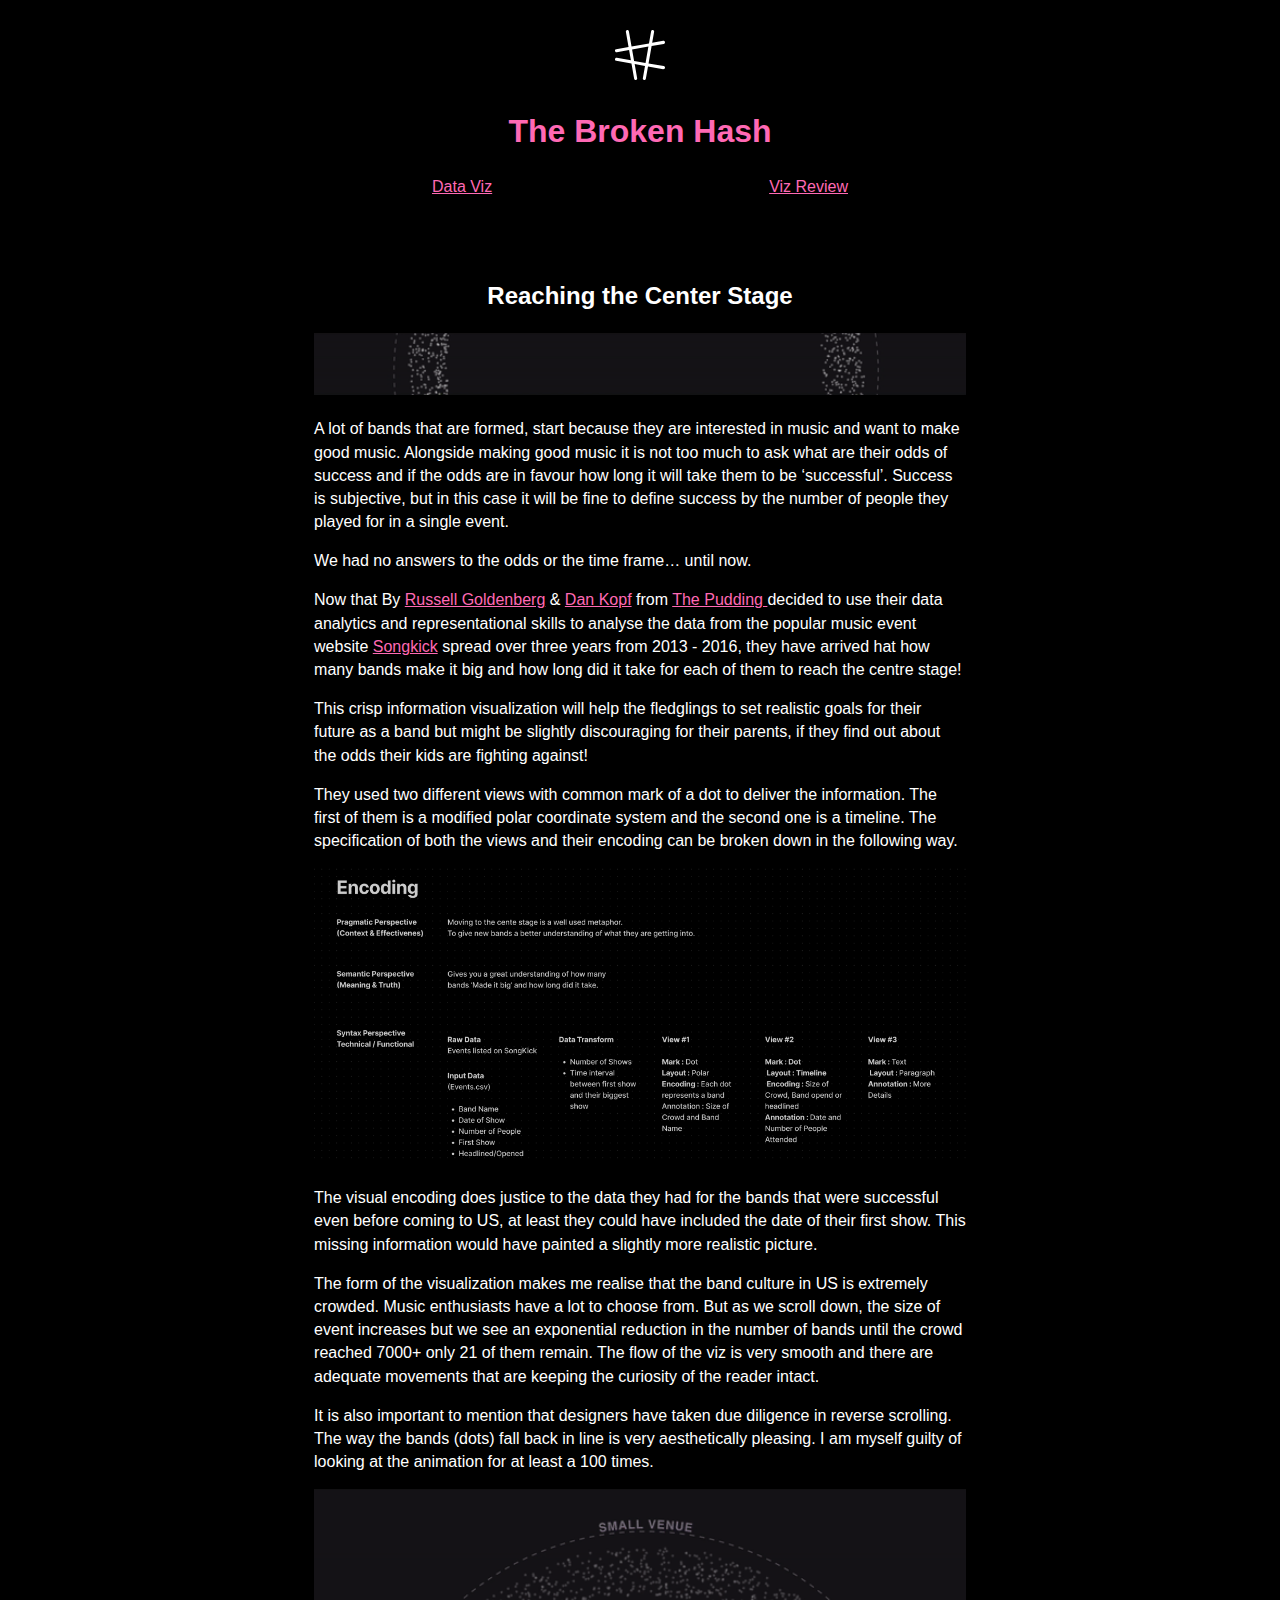
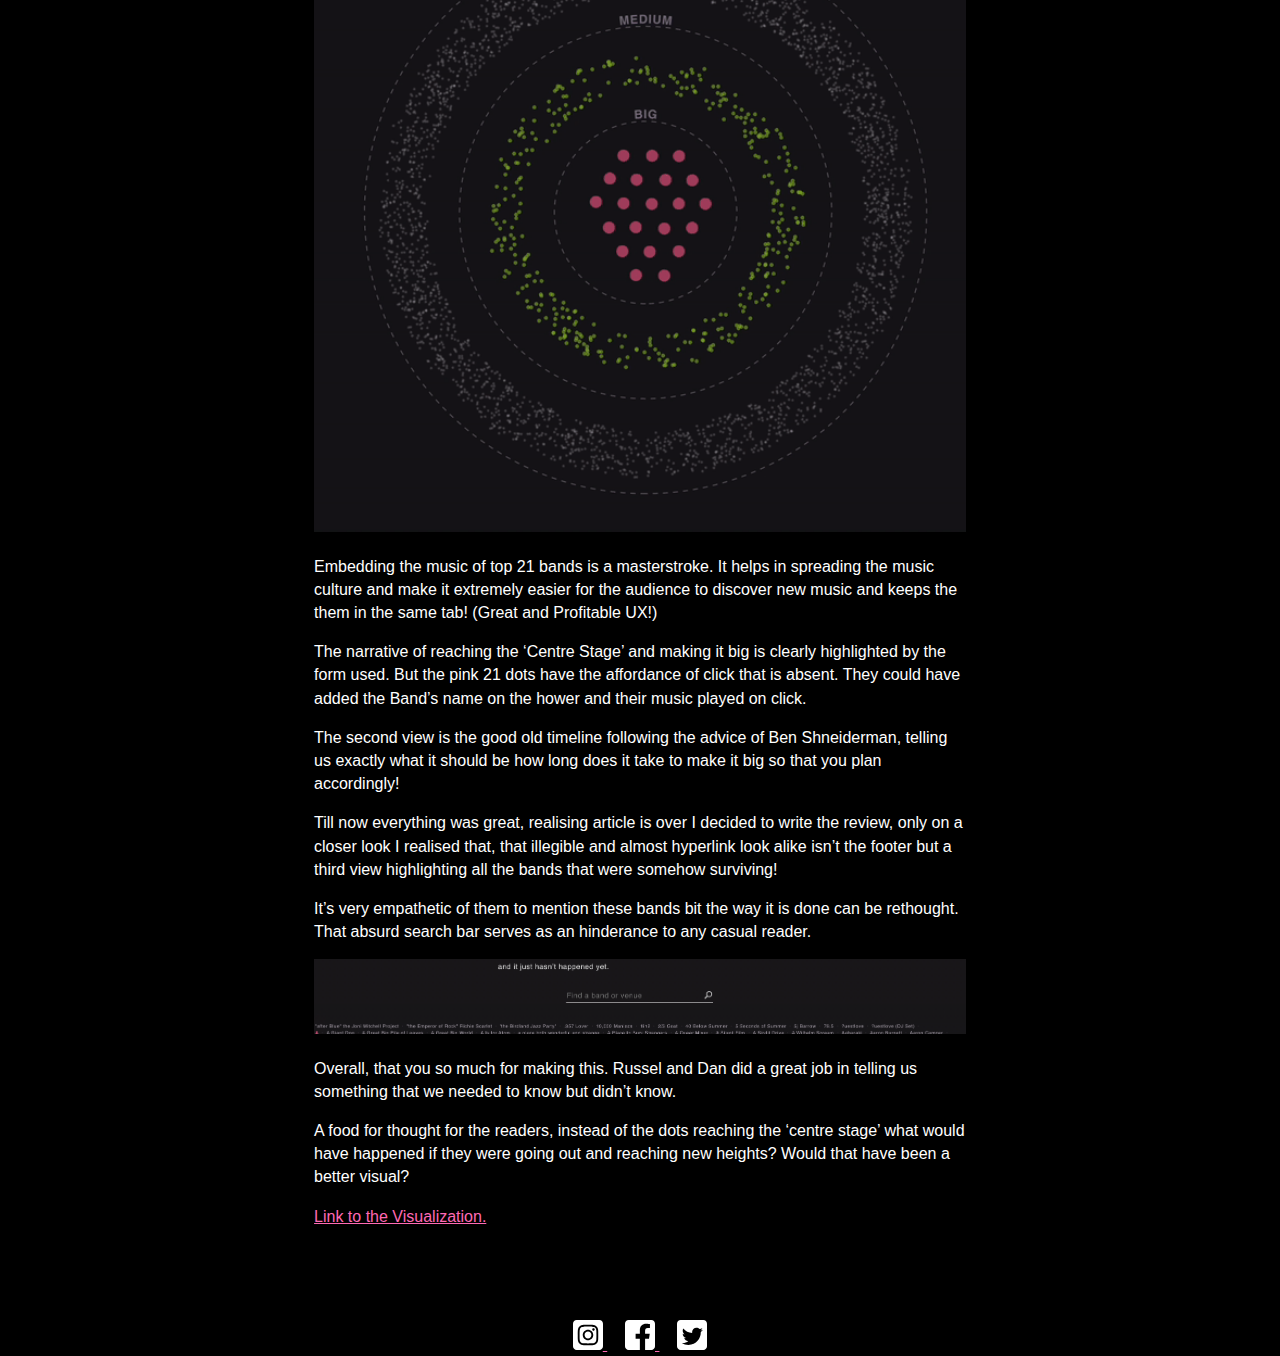
<file: VizReview.html>
<!DOCTYPE html>
<html lang="en">
<head>
    <meta charset="UTF-8">
    <meta http-equiv="X-UA-Compatible" content="IE=edge">
    <meta name="viewport" content="width=device-width, initial-scale=1.0">
    <link rel="stylesheet" href="style2.css">
    <title>Kirti Vardhan</title>
    
</head>

<body style="background-color: black;">
    
    <header>
        <svg width="50" height="50" viewBox="0 0 504 504" fill="none" xmlns="http://www.w3.org/2000/svg" >
            <g clip-path="url(#clip0_0:3)">
            <path d="M491.24 364.07L338.12 337.07L369.12 161.42L491.26 139.88C495.278 139.171 498.85 136.894 501.189 133.551C503.529 130.208 504.444 126.073 503.735 122.055C503.026 118.037 500.749 114.465 497.406 112.126C494.063 109.786 489.928 108.871 485.91 109.58L374.78 129.17L394.37 18.06C394.722 16.0703 394.679 14.0306 394.242 12.0577C393.806 10.0847 392.984 8.21726 391.825 6.56211C390.666 4.90696 389.192 3.49663 387.487 2.41181C385.782 1.32699 383.88 0.588981 381.89 0.240011C379.9 -0.111091 377.861 -0.0667633 375.889 0.370461C373.916 0.807685 372.049 1.62924 370.394 2.78819C368.74 3.94714 367.329 5.42077 366.244 7.1249C365.159 8.82904 364.42 10.7303 364.07 12.72L342.53 134.86L166.88 165.86L139.88 12.75C139.172 8.73198 136.897 5.15982 133.555 2.81937C130.213 0.478915 126.078 -0.438116 122.06 0.270012C118.042 0.97814 114.47 3.25342 112.129 6.59532C109.789 9.93722 108.872 14.072 109.58 18.09L136.58 171.2L12.72 193C10.7293 193.35 8.82706 194.089 7.12219 195.175C5.41732 196.261 3.9432 197.672 2.78412 199.328C1.62505 200.984 0.803762 202.852 0.367219 204.826C-0.0693247 206.799 -0.11256 208.84 0.239986 210.83C0.588956 212.82 1.32697 214.722 2.41178 216.427C3.4966 218.132 4.90694 219.606 6.56209 220.765C8.21723 221.924 10.0847 222.746 12.0577 223.182C14.0306 223.619 16.0703 223.662 18.06 223.31L141.92 201.47L160.3 305.72L18.06 280.64C16.0705 280.289 14.0314 280.334 12.0591 280.771C10.0868 281.209 8.22003 282.03 6.56529 283.189C4.91055 284.348 3.50027 285.822 2.41498 287.526C1.32968 289.229 0.590615 291.13 0.239986 293.12C-0.110644 295.11 -0.0659733 297.149 0.371446 299.121C0.808866 301.093 1.63047 302.96 2.78934 304.615C3.94822 306.269 5.42167 307.68 7.12557 308.765C8.82948 309.85 10.7305 310.589 12.72 310.94L166 338L193 491.27C193.71 495.287 195.986 498.857 199.327 501.195C202.669 503.534 206.803 504.449 210.82 503.74C212.81 503.391 214.712 502.653 216.417 501.568C218.122 500.483 219.596 499.073 220.755 497.418C221.914 495.763 222.736 493.895 223.172 491.922C223.609 489.949 223.652 487.91 223.3 485.92L198.23 343.65L302.48 362L280.64 485.89C280.289 487.88 280.333 489.919 280.77 491.891C281.206 493.864 282.027 495.731 283.186 497.386C284.344 499.041 285.817 500.452 287.521 501.538C289.225 502.624 291.125 503.364 293.115 503.715C295.105 504.066 297.144 504.022 299.116 503.585C301.089 503.149 302.956 502.328 304.611 501.169C307.954 498.83 310.231 495.258 310.94 491.24L332.78 367.38L485.89 394.38C487.88 394.732 489.919 394.689 491.892 394.252C493.865 393.816 495.733 392.994 497.388 391.835C499.043 390.676 500.453 389.202 501.538 387.497C502.623 385.792 503.361 383.89 503.71 381.9C504.063 379.91 504.02 377.871 503.584 375.898C503.148 373.925 502.328 372.057 501.169 370.401C500.011 368.745 498.538 367.334 496.835 366.248C495.131 365.161 493.23 364.421 491.24 364.07ZM192.55 311.4L172.22 196.13L336.85 167.13L307.85 331.76L192.55 311.4Z" fill=white>
            </g>
            <defs>
            <clipPath id="clip0_0:3">
            <rect width="503.95" height="503.95" fill="white"/>
            </clipPath>
            </defs>
            </svg>

        <h1> The Broken Hash </h1>
        <nav>
        <a href="DataViz Day 2.html">Data Viz</a>
        &nbsp &nbsp; &nbsp; &nbsp;
        <a href="Logo Designs">Viz Review</a> 
        </nav>
    </header>

    <main>
        <h2>Reaching the Center Stage</h2>
        
        <img src="main.gif" alt="Lights" style="width:100%">

        <p>
        A lot of bands that are formed, start because they are interested in music and want to make good music. Alongside making good music it is not too much to ask what are their odds of success and if the odds are in favour how long it will take them to be ‘successful’. Success is subjective, but in this case it will be fine to define success by the number of people they played for in a single event.     
        </p>
             
        <p>
        We had no answers to the odds or the time frame… until now. 
        </p>
        
        <p>
        Now that By <a href="https://twitter.com/codenberg">Russell Goldenberg</a> & <a href="https://twitter.com/dkopf" target="_blank">Dan Kopf</a> from <a href="https://pudding.cool/" target="_blank"> The Pudding </a>decided to use their data analytics and representational skills to analyse the data from the popular music event website <a href = "https://songkick.com" target="_blank">Songkick</a> spread over three years from 2013 - 2016, they have arrived hat how many bands make it big and how long did it take for each of them to reach the centre stage! 
        </p>
        
        <p>
        This crisp information visualization will help the fledglings to set realistic goals for their future as a band but might be slightly discouraging for their parents, if they find out about the odds their kids are fighting against!    
        </p>

        <p>
        They used two different views with common mark of a dot to deliver the information. The first of them is a modified polar coordinate system and the second one is a timeline. The specification of both the views and their encoding can be broken down in the following way.     
        </p>
        <img src="Encoding.jpg" alt="Lights" style="width:100%">
        <p>
        The visual encoding does justice to the data they had for the bands that were successful even before coming to US, at least they could have included the date of their first show. This missing information would have painted a slightly more realistic picture.  
        </p>

        <p>
            The form of the visualization makes me realise that the band culture in US is extremely crowded. Music enthusiasts have a lot to choose from. But as we scroll down, the size of event increases but we see an exponential reduction in the number of bands until the crowd reached 7000+ only 21 of them remain. The flow of the viz is very smooth and there are adequate movements that are keeping the curiosity of the reader intact.     
        </p>


        <p>
            It is also important to mention that designers have taken due diligence in reverse scrolling. The way the bands (dots) fall back in line is very aesthetically pleasing. I am myself guilty of looking at the animation for at least a 100 times. 
        </p>
        <img src="reverse.gif" alt="Lights" style="width:100%">
        <p>
            Embedding the music of top 21 bands is a masterstroke. It helps in spreading the music culture and make it extremely easier for the audience to discover new music and keeps the them in the same tab! (Great and Profitable UX!)  
        </p>


        <p>
            The narrative of reaching the ‘Centre Stage’ and making it big is clearly highlighted by the form used. But the pink 21 dots have the affordance of click that is absent. They could have added the Band’s name on the hower and their music played on click.   
        </p>

        <p>
            The second view is the good old timeline following the advice of Ben Shneiderman, telling us exactly what it should be how long does it take to make it big so that you plan accordingly! 
        </p>

        <p>
            Till now everything was great, realising article is over I decided to write the review, only on a closer look I realised that, that illegible and almost hyperlink look alike isn’t the footer but a third view highlighting all the bands that were somehow surviving!
        </p>

        <p>
            It’s very empathetic of them to mention these bands bit the way it is done can be rethought. That absurd search bar serves as an hinderance to any casual reader. 
        </p>
        <img src="sb.png" alt="Lights" style="width:100%">
        <p>
            Overall, that you so much for making this. Russel and Dan did a great job in telling us something that we needed to know but didn’t know.
        </p>
        
        
        <p>
            A food for thought for the readers, instead of the dots reaching the ‘centre stage’ what would have happened if they were going out and reaching new heights? Would that have been a better visual? 

        </p>

        <p>
            <a href= "https://pudding.cool/2017/01/making-it-big/" target="_blank">Link to the Visualization.</a>
        </p>


    </main>

    <footer>
        <br><br>
        <a href="http://http://www.instagram.com/kirti_vardhan">
        <img width="30" height="30" src="instagram.svg"> 
        </a>

        &nbsp &nbsp;

        <a href="https://www.facebook.com/Kirti7ardhanRathore">
        <img width="30" height="30" src="facebook.svg"> 
        </a>

        &nbsp &nbsp;

        <a href="https://twitter.com/Kirti7ardhan">
        <img width="30" height="30" src="twitter.svg"> 
        </a>
        
    </footer>



</body>
</html>
</file>
<file: style.css>
* {
    box-sizing: border-box;
} *

body {
    margin: 0;
    padding: 0;
    font-size: 16px;
    font-family: Arial, Helvetica, sans-serif;
}

header, footer, main {
    margin: 20px auto;
    max-width: 100%;
    color: white;
}

header, footer {
    text-align: center;
}

nav {
    display: flex;
    justify-content: center;
    align-items: center;
    flex-wrap: wrap;
    padding: 20px;
}

a:link {
    color: hotpink;
  }
  

a:visited {
    color: green;
  }
  
 
a:hover {
    color: white;
  }
  
a:active {
    color: blue;
  }

.row {
    display: flex;
    flex-wrap: wrap;
    padding: 0 4px;
  }
  
  /* Create three equal columns that sits next to each other */
  .column {
    flex: 33%;
    max-width: 33%;
    padding: 0 4px;
    
  }
  
  .column svg {
    margin-top: 8px;
    vertical-align: middle;
    width: 100%;
  }
  
  /* Responsive layout - makes a two column-layout instead of four columns */
  @media screen and (max-width: 800px) {
    .column {
      flex: 50%;
      max-width: 50%;
    }
  }
  
  /* Responsive layout - makes the two columns stack on top of each other instead of next to each other */
  @media screen and (max-width: 600px) {
    .column {
      flex: 100%;
      max-width: 100%;
    }
  }
</file>
<file: styleproject.css>
body {
    margin: 0 auto;
    line-height: 1.45;
    font-family: -apple-system, BlinkMacSystemFont, "Segoe UI", Roboto, Oxygen,
      Ubuntu, Cantarell, "Open Sans", "Helvetica Neue", sans-serif;
    color: white;  
  }
  
  header
  {
    margin: 0-auto; 
    padding: 30px;
    color: rgb(0, 0, 0);
    display : block;
    text-align: center;
  }

  p{
    margin: 0 auto;
    max-width: 80ch;
    line-height: 1.45;
    
  }

  p2{
    margin: 0 auto;
    max-width: 80ch;
    line-height: 1.45;
    text-align: center;
  }

  main {
    margin: 0-auto;
    padding: 30px;
    color: rgb(0, 0, 0);
    display : block;
  }
  
  h1
  {
    display: flex;
    justify-content: center;
    color: #00318D;
    margin: 0-auto;
    padding: 0px;
    line-height: 0px;
  }

  footer {
    text-align: center;
}
  
img {
    max-width: 80%;
    height: auto;
    display: block;
    margin-left: auto;
    margin-right: auto;

  }



  h2 
  {
    display: flex;
    justify-content: center;
    font-size: 20px;
    color:#7B7B7B;
    font-weight:normal;
  }
  
  nav {
    display: flex;
    flex-wrap: wrap;
    justify-content: space-evenly;
    gap: 0px;
  }
  
  

  p1
  {
    display: flex;
    justify-content: center;
    font-size: 15px;
    color:#7B7B7B;
  }

  .button {
    border: none;
    color: #ffffff;
    padding: 16px 32px;
    text-align: center;
    text-decoration: none;
    display: inline-block;
    font-size: 16px;
    margin: 4px 2px;
    transition-duration: 0.4s;
    cursor: pointer;
  }
  
  .button1 {
    background-color: #969696;
    color: rgb(255, 255, 255);
    border-radius: 20px;
    width: 200px;
    
  }
  
  .button1:hover {
    background-color: #4CAF50;
    color: white;
  }

  .button1:active {
    background-color: #db7c00;
    color: white;
  }

  .button1:visited {
    background-color: green;
  }
  

  .italic-quote {
    font-family: Inter;
    font-style: italic;
    font-weight: 500;
    font-size: 20px;
    line-height: 29px;
  
    text-align: center;
    letter-spacing: -0.022em;

    
    max-width: 80ch;
    line-height: 1.45;
    
  }

  .features {
    display: flex;
    justify-content: space-evenly;
    font-family: Roboto;
    font-style: normal;
    font-weight: bold;
    font-size: 22px;
    line-height: 25px;
    margin-bottom: 27px;
    text-align: center;
    max-width: 80ch;
    justify-content: center;
    margin: 0 auto;
  }

  .bg {

    background-image: url("Main.png");
    height: 100%; 
    background-position: center;
    background-repeat: no-repeat;
    background-size: cover;
  }
</file>
<file: style2.css>
body {
    margin: 0 auto;
    max-width: 80ch;
    line-height: 1.45;
    font-family: -apple-system, BlinkMacSystemFont, "Segoe UI", Roboto, Oxygen,
      Ubuntu, Cantarell, "Open Sans", "Helvetica Neue", sans-serif;
    color: white;  
  }
  
  header
  {
    margin: 0-auto;
    padding: 30px;
    color: white;
    display : block;
    text-align: center;
  }

  main {
    margin: 0-auto;
    padding: 30px;
    color: white;
    display : block;
  }
  
  h1
  {
    display: flex;
    justify-content: center;
    color: hotpink;
  }

  footer {
    text-align: center;
}
  
  h2 
  {
    display: flex;
    justify-content: center;
  }
  
  nav {
    display: flex;
    flex-wrap: wrap;
    justify-content: space-evenly;
    gap: 5px;
  }
  
  a:link {
    color: hotpink;
  }
  

a:visited {
    color: green;
  }
  
 
a:hover {
    color: white;
  }
  
a:active {
    color: blue;
  }
</file>
